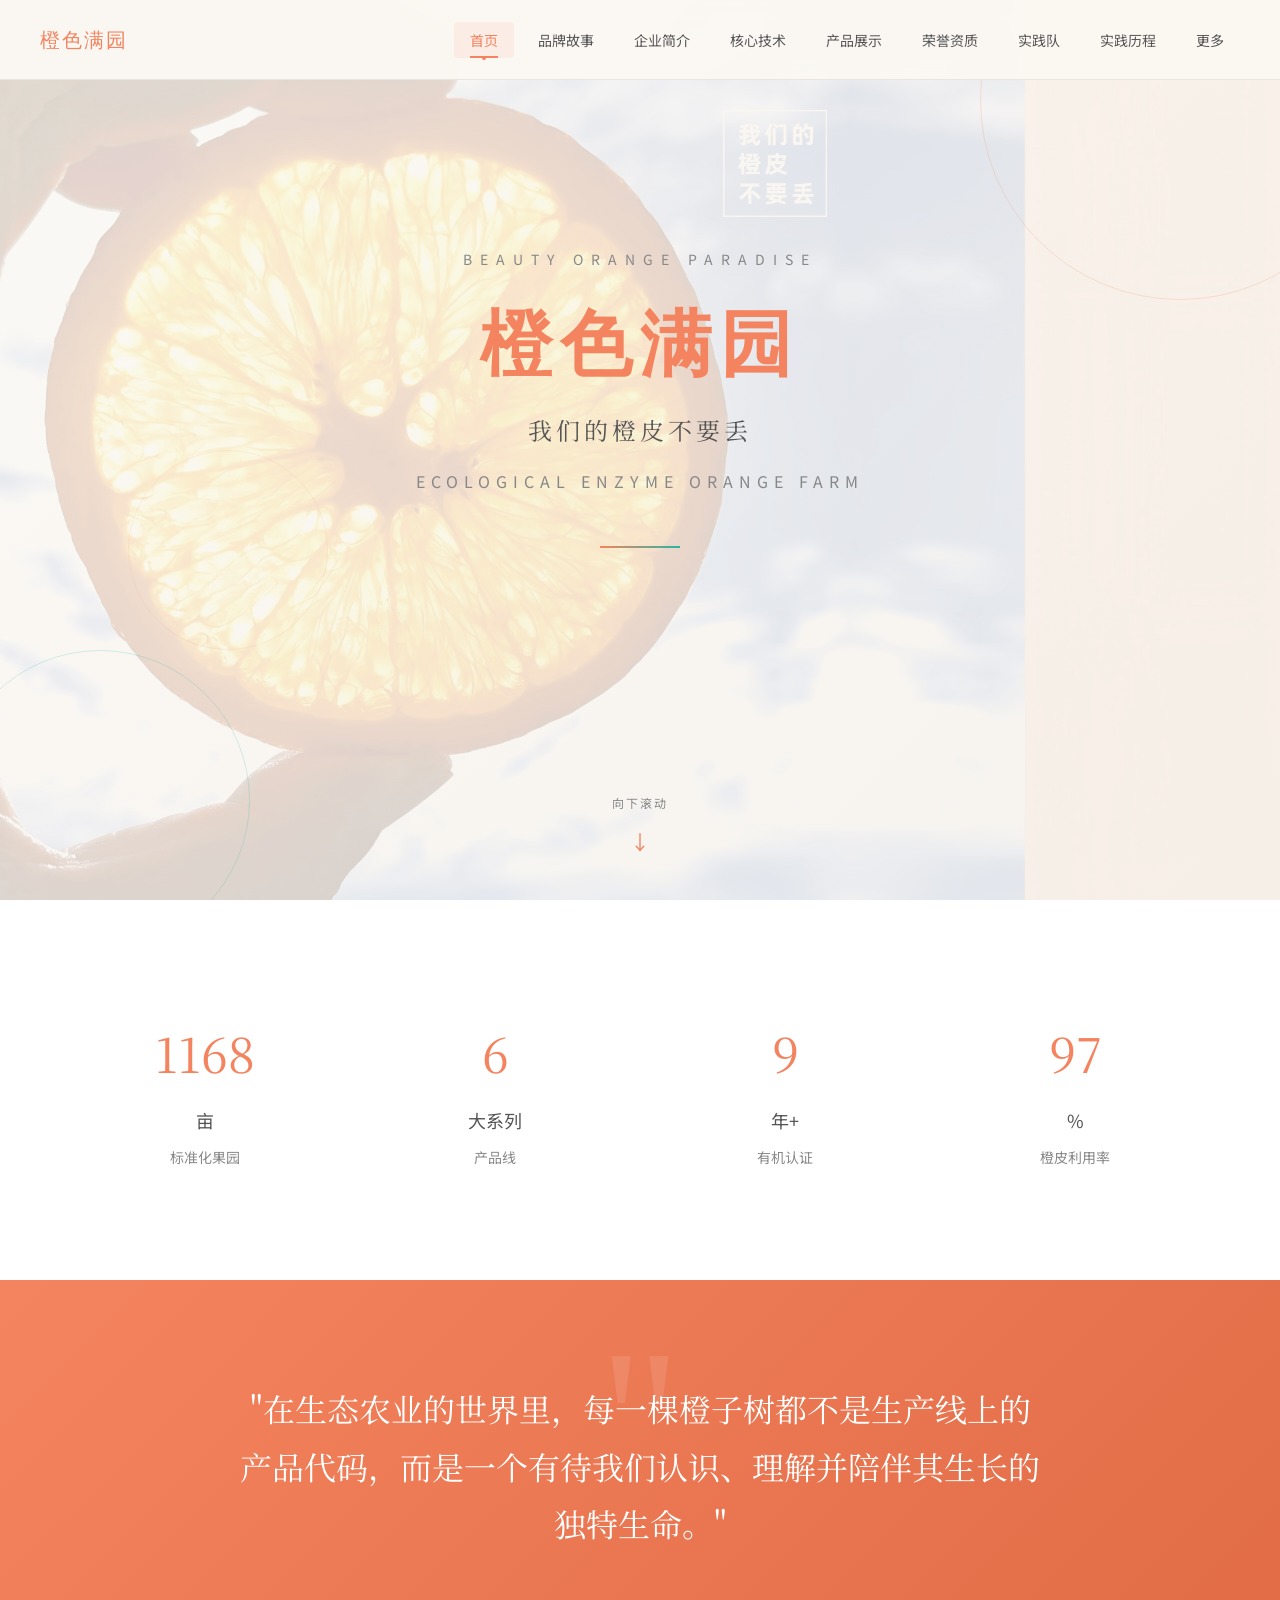
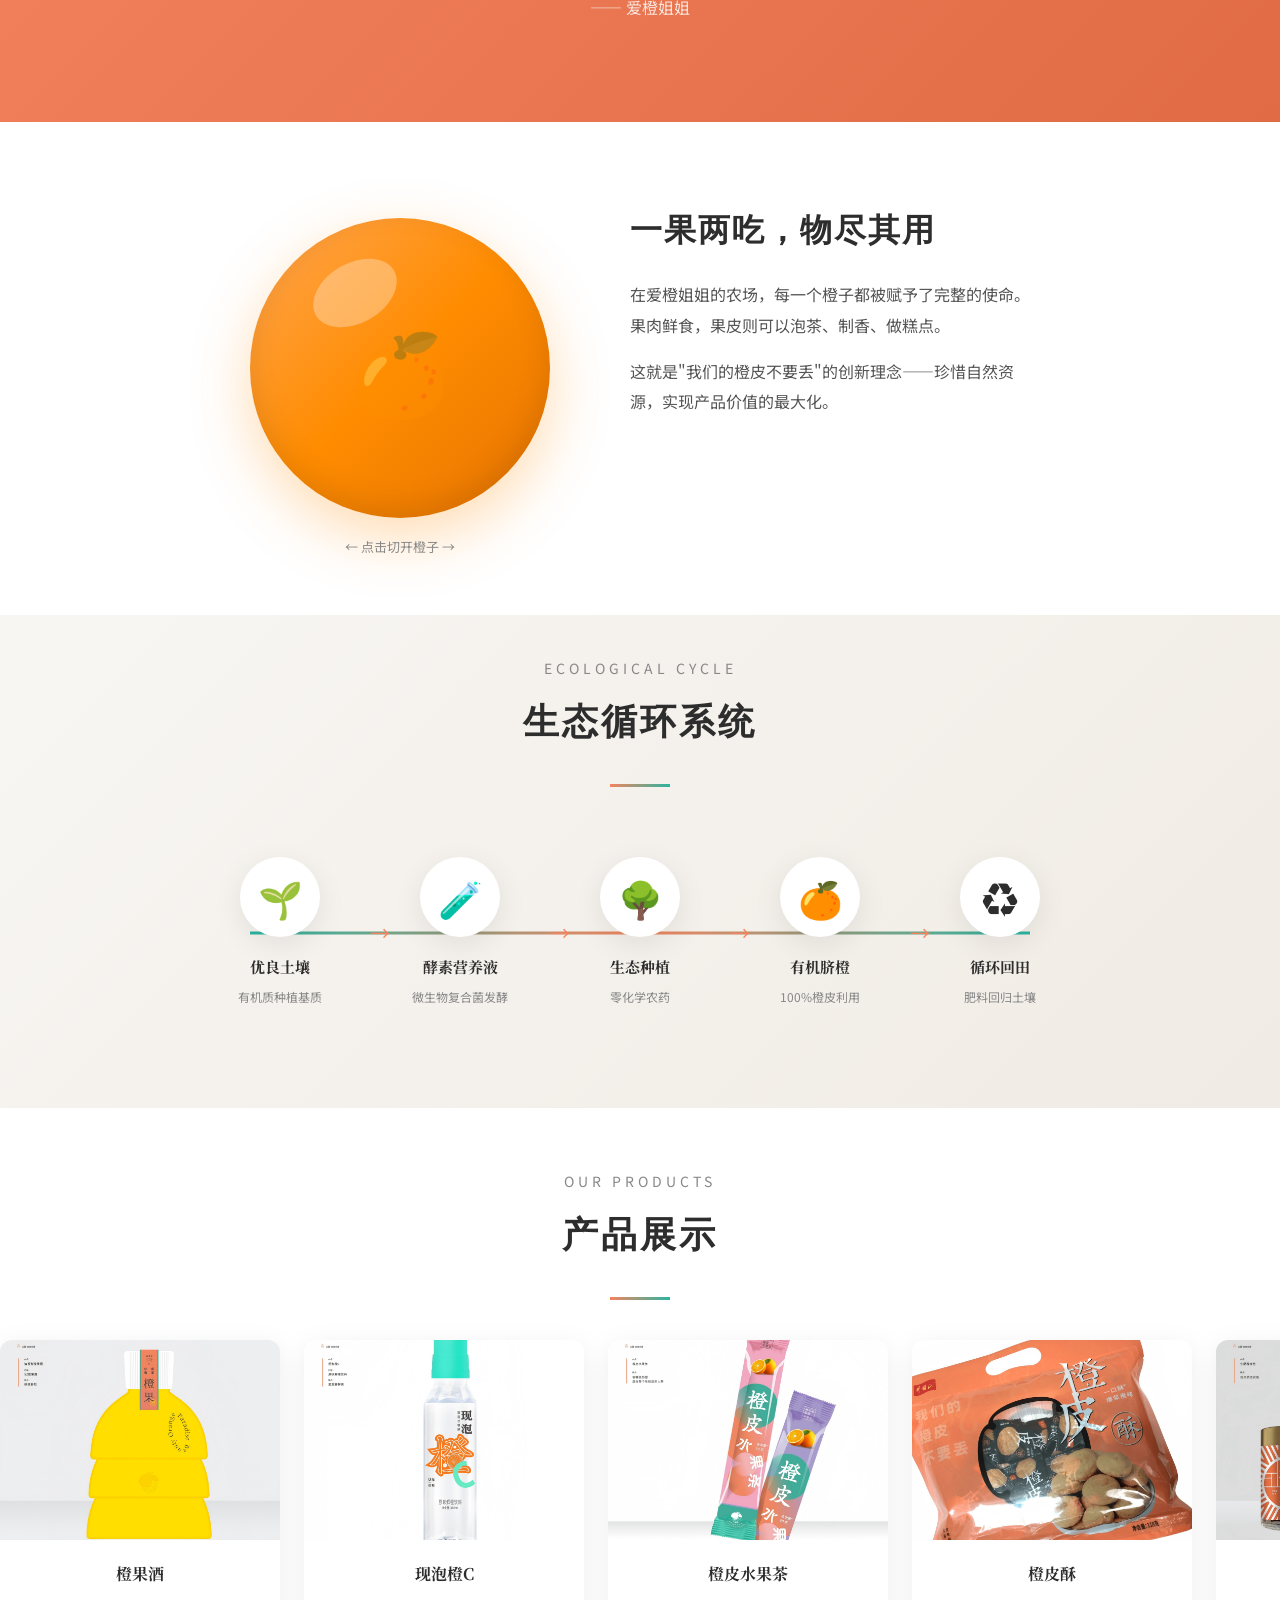
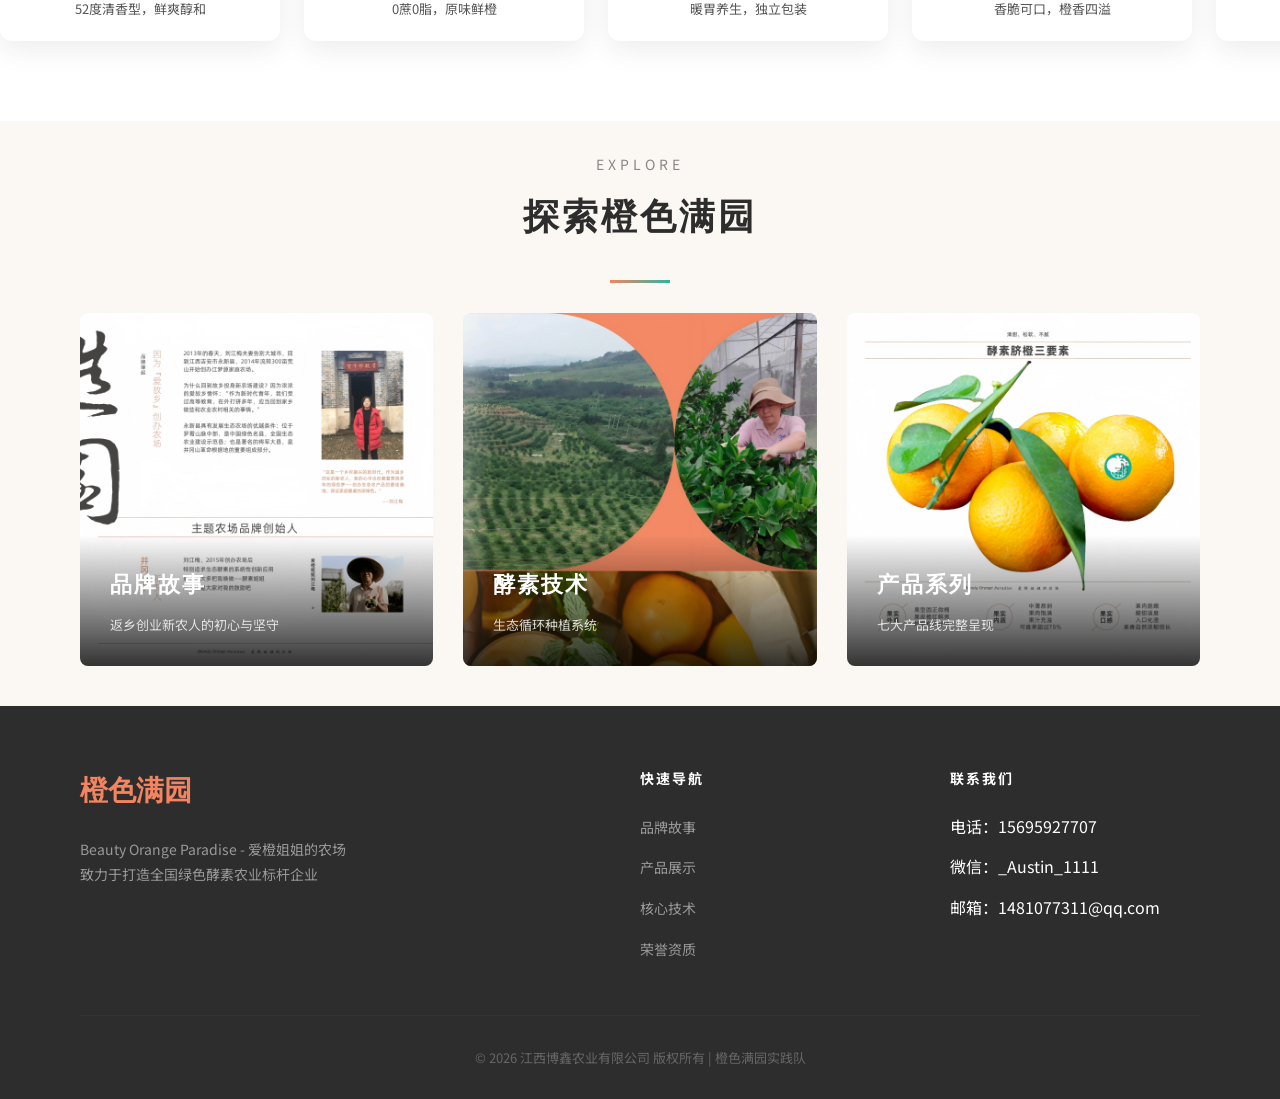
<file: index.html>
<!DOCTYPE html>
<html lang="zh-CN">
<head>
  <meta charset="UTF-8">
  <meta name="viewport" content="width=device-width, initial-scale=1.0">
  <title>橙色满园 - Beauty Orange Paradise</title>
  <link rel="stylesheet" href="css/global.css">
  <link href="https://fonts.googleapis.com/css2?family=Noto+Serif+SC:wght@400;600;700&family=Noto+Sans+SC:wght@300;400;500;700&display=swap" rel="stylesheet">
  <style>
    /* Hero Section */
    .hero {
      min-height: 100vh;
      display: flex;
      align-items: center;
      justify-content: center;
      position: relative;
      overflow: hidden;
      background: linear-gradient(135deg, #FBF8F3 0%, #F5F2ED 100%);
    }

    .hero-bg {
      position: absolute;
      top: 0;
      left: 0;
      right: 0;
      bottom: 0;
      z-index: 0;
    }

    .hero-bg img {
      width: 100%;
      height: 100%;
      object-fit: cover;
      opacity: 0.15;
    }

    /* Decorative ink circles */
    .ink-circle {
      position: absolute;
      border-radius: 50%;
      border: 1px solid var(--orange);
      opacity: 0.2;
    }

    .ink-circle-1 {
      width: 400px;
      height: 400px;
      top: -100px;
      right: -100px;
    }

    .ink-circle-2 {
      width: 300px;
      height: 300px;
      bottom: -50px;
      left: -50px;
      border-color: var(--green);
    }

    .ink-circle-3 {
      width: 200px;
      height: 200px;
      top: 50%;
      left: 10%;
      border-color: var(--orange);
      opacity: 0.1;
    }

    .hero-content {
      position: relative;
      z-index: 1;
      text-align: center;
      padding: 0 40px;
    }

    .hero-brand {
      font-size: 14px;
      color: var(--text-light);
      letter-spacing: 8px;
      text-transform: uppercase;
      margin-bottom: 30px;
    }

    .hero-title {
      font-family: var(--font-display);
      font-size: 72px;
      color: var(--text-dark);
      margin-bottom: 20px;
      letter-spacing: 8px;
      line-height: 1.2;
    }

    .hero-title span {
      color: var(--orange);
    }

    .hero-slogan {
      font-family: var(--font-heading);
      font-size: 24px;
      color: var(--text-medium);
      margin-bottom: 16px;
      letter-spacing: 4px;
    }

    .hero-en {
      font-size: 16px;
      color: var(--text-light);
      letter-spacing: 6px;
      margin-bottom: 50px;
    }

    .hero-deco {
      width: 80px;
      height: 2px;
      background: linear-gradient(90deg, var(--orange), var(--green));
      margin: 0 auto 50px;
    }

    .hero-cta {
      display: flex;
      gap: 20px;
      justify-content: center;
    }

    .hero-scroll {
      position: absolute;
      bottom: 40px;
      left: 50%;
      transform: translateX(-50%);
      text-align: center;
      animation: bounce 2s infinite;
    }

    .hero-scroll span {
      display: block;
      font-size: 12px;
      color: var(--text-light);
      letter-spacing: 2px;
      margin-bottom: 10px;
    }

    .hero-scroll::after {
      content: '↓';
      display: block;
      font-size: 20px;
      color: var(--orange);
    }

    @keyframes bounce {
      0%, 20%, 50%, 80%, 100% { transform: translateX(-50%) translateY(0); }
      40% { transform: translateX(-50%) translateY(-10px); }
      60% { transform: translateX(-50%) translateY(-5px); }
    }

    /* Stats Section */
    .stats-section {
      padding: 80px 0;
      background: var(--bg-white);
    }

    .stats-grid {
      display: grid;
      grid-template-columns: repeat(4, 1fr);
      gap: 40px;
      text-align: center;
    }

    .stat-item {
      padding: 30px;
    }

    .stat-number {
      font-family: var(--font-heading);
      font-size: 48px;
      color: var(--orange);
      margin-bottom: 8px;
    }

    .stat-unit {
      font-size: 18px;
      color: var(--text-medium);
    }

    .stat-label {
      font-size: 14px;
      color: var(--text-light);
      margin-top: 8px;
    }

    /* Quick Links Section */
    .quick-links {
      padding: 30px 0 40px;
    }

    .quick-links-grid {
      display: grid;
      grid-template-columns: repeat(3, 1fr);
      gap: 30px;
      align-items: center;
    }

    .quick-link-card {
      position: relative;
      height: 280px;
      border-radius: 8px;
      overflow: hidden;
      cursor: pointer;
      transition: all 0.4s ease;
    }

    .quick-link-square {
      aspect-ratio: 1 / 1;
      height: auto;
    }

    .quick-link-square img {
      height: 100%;
    }

    .quick-link-card:hover {
      transform: translateY(-8px);
      box-shadow: 0 20px 40px rgba(0, 0, 0, 0.15);
    }

    .quick-link-card img {
      width: 100%;
      height: 100%;
      object-fit: cover;
      transition: transform 0.6s ease;
    }

    .quick-link-card:hover img {
      transform: scale(1.1);
    }

    .quick-link-overlay {
      position: absolute;
      bottom: 0;
      left: 0;
      right: 0;
      padding: 30px;
      background: linear-gradient(transparent, rgba(0, 0, 0, 0.8));
      color: white;
    }

    .quick-link-overlay h3 {
      font-family: var(--font-display);
      font-size: 22px;
      margin-bottom: 8px;
      letter-spacing: 2px;
    }

    .quick-link-overlay p {
      font-size: 13px;
      opacity: 0.8;
    }

    /* Quote Section */
    .quote-section {
      padding: 100px 0;
      background: linear-gradient(135deg, var(--orange) 0%, var(--orange-dark) 100%);
      color: white;
      text-align: center;
      position: relative;
      overflow: hidden;
    }

    .quote-section::before {
      content: '"';
      position: absolute;
      top: -40px;
      left: 50%;
      transform: translateX(-50%);
      font-size: 200px;
      font-family: Georgia, serif;
      opacity: 0.1;
    }

    .quote-text {
      font-family: var(--font-heading);
      font-size: 32px;
      max-width: 800px;
      margin: 0 auto 40px;
      line-height: 1.8;
      position: relative;
      z-index: 1;
    }

    .quote-author {
      font-size: 16px;
      opacity: 0.8;
      position: relative;
      z-index: 1;
      margin-top: 20px;
    }

    /* Orange Dissection Section */
    .orange-dissection {
      padding: 80px 0;
      background: white;
      overflow: hidden;
    }

    .dissection-container {
      display: flex;
      align-items: center;
      justify-content: center;
      gap: 80px;
      max-width: 1000px;
      margin: 0 auto;
    }

    .orange-wrapper {
      position: relative;
      width: 300px;
      height: 300px;
      flex-shrink: 0;
    }

    .orange-full {
      width: 100%;
      height: 100%;
      border-radius: 50%;
      background: linear-gradient(135deg, #FFA54F 0%, #FF8C00 50%, #E67300 100%);
      box-shadow: 0 20px 60px rgba(255, 140, 0, 0.3), inset 0 -10px 30px rgba(0, 0, 0, 0.1);
      cursor: pointer;
      transition: all 0.6s cubic-bezier(0.68, -0.55, 0.265, 1.55);
      position: relative;
      overflow: hidden;
    }

    .orange-full::before {
      content: '';
      position: absolute;
      top: 15%;
      left: 20%;
      width: 30%;
      height: 20%;
      background: rgba(255, 255, 255, 0.3);
      border-radius: 50%;
      transform: rotate(-30deg);
    }

    .orange-full::after {
      content: '🍊';
      position: absolute;
      top: 50%;
      left: 50%;
      transform: translate(-50%, -50%);
      font-size: 80px;
      opacity: 0.4;
    }

    .orange-wrapper.sliced .orange-full {
      transform: scale(0.9);
      opacity: 0;
    }

    .orange-halves {
      position: absolute;
      top: 0;
      left: 0;
      width: 100%;
      height: 100%;
      opacity: 0;
      pointer-events: none;
    }

    .orange-wrapper.sliced .orange-halves {
      opacity: 1;
      pointer-events: auto;
    }

    .orange-half {
      position: absolute;
      width: 50%;
      height: 100%;
      overflow: hidden;
      transition: transform 0.8s cubic-bezier(0.68, -0.55, 0.265, 1.55);
    }

    .orange-half-left {
      left: 0;
      transform-origin: right center;
    }

    .orange-half-right {
      right: 0;
      transform-origin: left center;
    }

    .orange-wrapper.sliced .orange-half-left {
      transform: translateX(-30px) rotate(-15deg);
    }

    .orange-wrapper.sliced .orange-half-right {
      transform: translateX(30px) rotate(15deg);
    }

    .orange-half-inner {
      width: 200%;
      height: 100%;
      border-radius: 50%;
      background: linear-gradient(135deg, #FFA54F 0%, #FF8C00 50%, #E67300 100%);
      position: relative;
    }

    .orange-half-left .orange-half-inner {
      transform: translateX(0);
    }

    .orange-half-right .orange-half-inner {
      transform: translateX(-50%);
    }

    .orange-flesh {
      position: absolute;
      top: 10%;
      width: 80%;
      height: 80%;
      border-radius: 50%;
      background: linear-gradient(135deg, #FFD700 0%, #FFA500 100%);
      overflow: hidden;
    }

    .orange-half-left .orange-flesh {
      right: 5%;
    }

    .orange-half-right .orange-flesh {
      left: 5%;
    }

    .orange-segment {
      position: absolute;
      top: 50%;
      left: 50%;
      width: 45%;
      height: 8px;
      background: rgba(255, 255, 255, 0.6);
      transform-origin: left center;
      border-radius: 0 4px 4px 0;
    }

    .orange-segment:nth-child(1) { transform: rotate(0deg); }
    .orange-segment:nth-child(2) { transform: rotate(30deg); }
    .orange-segment:nth-child(3) { transform: rotate(60deg); }
    .orange-segment:nth-child(4) { transform: rotate(90deg); }
    .orange-segment:nth-child(5) { transform: rotate(120deg); }
    .orange-segment:nth-child(6) { transform: rotate(150deg); }

    .click-hint {
      position: absolute;
      bottom: -40px;
      left: 50%;
      transform: translateX(-50%);
      font-size: 13px;
      color: var(--text-light);
      white-space: nowrap;
      transition: opacity 0.3s ease;
    }

    .orange-wrapper.sliced .click-hint {
      opacity: 0;
    }

    .dissection-content {
      max-width: 400px;
    }

    .dissection-content h2 {
      font-family: var(--font-display);
      font-size: 32px;
      color: var(--text-dark);
      margin-bottom: 20px;
      letter-spacing: 2px;
    }

    .dissection-content p {
      font-size: 16px;
      color: var(--text-medium);
      line-height: 1.9;
      margin-bottom: 16px;
    }

    .dissection-tags {
      display: flex;
      gap: 12px;
      flex-wrap: wrap;
      margin-top: 24px;
      opacity: 0;
      transform: translateY(20px);
      transition: all 0.6s ease 0.4s;
    }

    .orange-wrapper.sliced ~ .dissection-content .dissection-tags {
      opacity: 1;
      transform: translateY(0);
    }

    .dissection-tag {
      padding: 8px 20px;
      background: var(--bg-light);
      border-radius: 20px;
      font-size: 14px;
      color: var(--text-medium);
    }

    /* Ecological Cycle Section */
    .ecological-cycle {
      padding: 40px 0 60px;
      background: linear-gradient(135deg, #f8f6f3 0%, #f0ebe4 100%);
    }

    .cycle-container {
      max-width: 900px;
      margin: 0 auto;
    }

    .cycle-flow {
      display: flex;
      align-items: center;
      justify-content: space-between;
      position: relative;
      padding: 40px 0;
    }

    .cycle-flow::before {
      content: '';
      position: absolute;
      top: 50%;
      left: 60px;
      right: 60px;
      height: 3px;
      background: linear-gradient(90deg, var(--green), var(--orange), var(--green));
      transform: translateY(-50%);
      z-index: 0;
    }

    .cycle-step {
      position: relative;
      z-index: 1;
      text-align: center;
      flex: 1;
    }

    .cycle-icon {
      width: 80px;
      height: 80px;
      margin: 0 auto 16px;
      background: white;
      border-radius: 50%;
      display: flex;
      align-items: center;
      justify-content: center;
      font-size: 36px;
      box-shadow: 0 8px 30px rgba(0, 0, 0, 0.08);
      transition: all 0.4s ease;
      border: 3px solid transparent;
    }

    .cycle-step:hover .cycle-icon {
      transform: scale(1.15);
      border-color: var(--orange);
      box-shadow: 0 12px 40px rgba(244, 132, 95, 0.2);
    }

    .cycle-step h4 {
      font-family: var(--font-heading);
      font-size: 15px;
      color: var(--text-dark);
      margin-bottom: 6px;
    }

    .cycle-step p {
      font-size: 12px;
      color: var(--text-light);
    }

    .cycle-arrow {
      position: absolute;
      top: 50%;
      right: -20px;
      transform: translateY(-50%);
      font-size: 20px;
      color: var(--orange);
      z-index: 2;
    }

    .cycle-step:last-child .cycle-arrow {
      display: none;
    }

    /* Product Carousel Section */
    .product-carousel-section {
      padding: 60px 0 80px;
      background: white;
      overflow: hidden;
    }

    .carousel-wrapper {
      position: relative;
      margin-top: 40px;
    }

    .carousel-track {
      display: flex;
      gap: 24px;
      animation: scrollCarousel 15s linear infinite;
    }

    .carousel-track:hover {
      animation-play-state: paused;
    }

    @keyframes scrollCarousel {
      0% { transform: translateX(0); }
      100% { transform: translateX(-50%); }
    }

    .carousel-item {
      flex-shrink: 0;
      width: 280px;
      border-radius: 12px;
      overflow: hidden;
      box-shadow: 0 8px 30px rgba(0, 0, 0, 0.08);
      transition: all 0.4s ease;
      background: white;
    }

    .carousel-item:hover {
      transform: translateY(-8px);
      box-shadow: 0 16px 50px rgba(0, 0, 0, 0.15);
    }

    .carousel-item img {
      width: 100%;
      height: 200px;
      object-fit: cover;
    }

    .carousel-item-info {
      padding: 20px;
      text-align: center;
    }

    .carousel-item-info h4 {
      font-family: var(--font-heading);
      font-size: 16px;
      color: var(--text-dark);
      margin-bottom: 8px;
    }

    .carousel-item-info p {
      font-size: 13px;
      color: var(--text-medium);
    }
  </style>
</head>
<body>
  <!-- Navigation -->
  <nav class="nav">
    <div class="nav-inner">
      <a href="index.html" class="nav-logo">
        <span class="nav-logo-text">橙色满园</span>
      </a>
      <button class="nav-menu-btn" aria-label="菜单"><span></span><span></span><span></span></button>
      <ul class="nav-links">
        <li><a href="index.html" class="active">首页</a></li>
        <li><a href="brand-story.html">品牌故事</a></li>
        <li><a href="company.html">企业简介</a></li>
        <li><a href="technology.html">核心技术</a></li>
        <li><a href="products.html">产品展示</a></li>
        <li><a href="honors.html">荣誉资质</a></li>
        <li><a href="team.html">实践队</a></li>
        <li><a href="timeline.html">实践历程</a></li>
        <li><a href="more.html">更多</a></li>
      </ul>
    </div>
  </nav>

  <!-- Hero Section -->
  <section class="hero">
    <div class="hero-bg">
      <img src="img/farm/page_12_v2.png" alt="品牌背景">
      <div class="ink-circle ink-circle-1"></div>
      <div class="ink-circle ink-circle-2"></div>
      <div class="ink-circle ink-circle-3"></div>
    </div>

    <div class="hero-content animate-fadeInUp">
      <p class="hero-brand">Beauty Orange Paradise</p>
      <h1 class="hero-title">橙色<span>满园</span></h1>
      <p class="hero-slogan">我们的橙皮不要丢</p>
      <p class="hero-en">ECOLOGICAL ENZYME ORANGE FARM</p>
      <div class="hero-deco"></div>
      <div class="hero-cta cta-animated">
        <a href="brand-story.html" class="btn btn-primary">探索品牌故事</a>
        <a href="products.html" class="btn btn-outline">查看产品系列</a>
      </div>
    </div>

    <div class="hero-scroll">
      <span>向下滚动</span>
    </div>
  </section>

  <!-- Stats Section -->
  <section class="stats-section">
    <div class="container">
      <div class="stats-grid">
        <div class="stat-item">
          <div class="stat-number" data-target="1200">0</div>
          <div class="stat-unit">亩</div>
          <div class="stat-label">标准化果园</div>
        </div>
        <div class="stat-item">
          <div class="stat-number" data-target="7">0</div>
          <div class="stat-unit">大系列</div>
          <div class="stat-label">产品线</div>
        </div>
        <div class="stat-item">
          <div class="stat-number" data-target="10">0</div>
          <div class="stat-unit">年+</div>
          <div class="stat-label">有机认证</div>
        </div>
        <div class="stat-item">
          <div class="stat-number" data-target="100">0</div>
          <div class="stat-unit">%</div>
          <div class="stat-label">橙皮利用率</div>
        </div>
      </div>
    </div>
  </section>

  <!-- Quote Section -->
  <section class="quote-section">
    <div class="container">
      <p class="quote-text">
        "在生态农业的世界里，每一棵橙子树都不是生产线上的产品代码，而是一个有待我们认识、理解并陪伴其生长的独特生命。"
      </p>
      <p class="quote-author">—— 爱橙姐姐</p>
    </div>
  </section>

  <!-- Orange Dissection -->
  <section class="orange-dissection">
    <div class="container">
      <div class="dissection-container">
        <div class="orange-wrapper" id="orangeWrapper" onclick="toggleOrange()">
          <div class="orange-full"></div>
          <div class="orange-halves">
            <div class="orange-half orange-half-left">
              <div class="orange-half-inner">
                <div class="orange-flesh">
                  <div class="orange-segment"></div>
                  <div class="orange-segment"></div>
                  <div class="orange-segment"></div>
                  <div class="orange-segment"></div>
                  <div class="orange-segment"></div>
                  <div class="orange-segment"></div>
                </div>
              </div>
            </div>
            <div class="orange-half orange-half-right">
              <div class="orange-half-inner">
                <div class="orange-flesh">
                  <div class="orange-segment"></div>
                  <div class="orange-segment"></div>
                  <div class="orange-segment"></div>
                  <div class="orange-segment"></div>
                  <div class="orange-segment"></div>
                  <div class="orange-segment"></div>
                </div>
              </div>
            </div>
          </div>
          <span class="click-hint">← 点击切开橙子 →</span>
        </div>
        <div class="dissection-content">
          <h2>一果两吃，物尽其用</h2>
          <p>在爱橙姐姐的农场，每一个橙子都被赋予了完整的使命。果肉鲜食，果皮则可以泡茶、制香、做糕点。</p>
          <p>这就是"我们的橙皮不要丢"的创新理念——珍惜自然资源，实现产品价值的最大化。</p>
          <div class="dissection-tags">
            <span class="dissection-tag">🍊 果肉鲜食</span>
            <span class="dissection-tag">🍵 橙皮泡茶</span>
            <span class="dissection-tag">🍪 橙皮做糕点</span>
            <span class="dissection-tag">🍶 酿造果酒</span>
          </div>
        </div>
      </div>
    </div>
  </section>

  <!-- Ecological Cycle -->
  <section class="ecological-cycle">
    <div class="container">
      <div class="section-header section-header-animated visible" style="margin-bottom: 20px; margin-top: 0;">
        <p class="en-title" style="margin-bottom: 8px;">ECOLOGICAL CYCLE</p>
        <h2 style="margin-bottom: 8px;">生态循环系统</h2>
        <div class="deco-line"></div>
      </div>
      <div class="cycle-container">
        <div class="cycle-flow">
          <div class="cycle-step">
            <div class="cycle-icon">🌱</div>
            <h4>优良土壤</h4>
            <p>有机质种植基质</p>
            <span class="cycle-arrow">→</span>
          </div>
          <div class="cycle-step">
            <div class="cycle-icon">🧪</div>
            <h4>酵素营养液</h4>
            <p>微生物复合菌发酵</p>
            <span class="cycle-arrow">→</span>
          </div>
          <div class="cycle-step">
            <div class="cycle-icon">🌳</div>
            <h4>生态种植</h4>
            <p>零化学农药</p>
            <span class="cycle-arrow">→</span>
          </div>
          <div class="cycle-step">
            <div class="cycle-icon">🍊</div>
            <h4>有机脐橙</h4>
            <p>100%橙皮利用</p>
            <span class="cycle-arrow">→</span>
          </div>
          <div class="cycle-step">
            <div class="cycle-icon">♻️</div>
            <h4>循环回田</h4>
            <p>肥料回归土壤</p>
          </div>
        </div>
      </div>
    </div>
  </section>

  <!-- Product Carousel -->
  <section class="product-carousel-section">
    <div class="container">
      <div class="section-header section-header-animated visible" style="margin-bottom: 10px; margin-top: 0;">
        <p class="en-title" style="margin-bottom: 8px;">OUR PRODUCTS</p>
        <h2 style="margin-bottom: 8px;">产品展示</h2>
        <div class="deco-line"></div>
      </div>
    </div>
    <div class="carousel-wrapper">
      <div class="carousel-track">
        <div class="carousel-item">
          <img src="img/products/page_13.png" alt="橙果酒">
          <div class="carousel-item-info">
            <h4>橙果酒</h4>
            <p>52度清香型，鲜爽醇和</p>
          </div>
        </div>
        <div class="carousel-item">
          <img src="img/products/page_14.png" alt="现泡橙C">
          <div class="carousel-item-info">
            <h4>现泡橙C</h4>
            <p>0蔗0脂，原味鲜橙</p>
          </div>
        </div>
        <div class="carousel-item">
          <img src="img/products/page_15.png" alt="橙皮水果茶">
          <div class="carousel-item-info">
            <h4>橙皮水果茶</h4>
            <p>暖胃养生，独立包装</p>
          </div>
        </div>
        <div class="carousel-item">
          <img src="img/products/page_18.png" alt="橙皮酥">
          <div class="carousel-item-info">
            <h4>橙皮酥</h4>
            <p>香脆可口，橙香四溢</p>
          </div>
        </div>
        <div class="carousel-item">
          <img src="img/products/page_17.png" alt="工艺橙皮茶">
          <div class="carousel-item-info">
            <h4>工艺橙皮茶</h4>
            <p>传统工艺，天然香气</p>
          </div>
        </div>
        <div class="carousel-item">
          <img src="img/products/page_16.png" alt="百日姜">
          <div class="carousel-item-info">
            <h4>百日姜</h4>
            <p>生晒100天，暖身驱寒</p>
          </div>
        </div>
        <div class="carousel-item">
          <img src="img/products/page_19.png" alt="艾橙植香">
          <div class="carousel-item-info">
            <h4>艾橙植香</h4>
            <p>纯植物天然线香</p>
          </div>
        </div>
        <div class="carousel-item">
          <img src="img/honors/3699ed63566429015966925168d2bca8.jpg" alt="橙咽宁">
          <div class="carousel-item-info">
            <h4>橙咽宁口腔喷雾</h4>
            <p>医用级，10ml便携装</p>
          </div>
        </div>
        <!-- Duplicate for infinite scroll -->
        <div class="carousel-item">
          <img src="img/products/page_13.png" alt="橙果酒">
          <div class="carousel-item-info">
            <h4>橙果酒</h4>
            <p>52度清香型，鲜爽醇和</p>
          </div>
        </div>
        <div class="carousel-item">
          <img src="img/products/page_14.png" alt="现泡橙C">
          <div class="carousel-item-info">
            <h4>现泡橙C</h4>
            <p>0蔗0脂，原味鲜橙</p>
          </div>
        </div>
        <div class="carousel-item">
          <img src="img/products/page_15.png" alt="橙皮水果茶">
          <div class="carousel-item-info">
            <h4>橙皮水果茶</h4>
            <p>暖胃养生，独立包装</p>
          </div>
        </div>
        <div class="carousel-item">
          <img src="img/products/page_18.png" alt="橙皮酥">
          <div class="carousel-item-info">
            <h4>橙皮酥</h4>
            <p>香脆可口，橙香四溢</p>
          </div>
        </div>
        <div class="carousel-item">
          <img src="img/products/page_17.png" alt="工艺橙皮茶">
          <div class="carousel-item-info">
            <h4>工艺橙皮茶</h4>
            <p>传统工艺，天然香气</p>
          </div>
        </div>
        <div class="carousel-item">
          <img src="img/products/page_16.png" alt="百日姜">
          <div class="carousel-item-info">
            <h4>百日姜</h4>
            <p>生晒100天，暖身驱寒</p>
          </div>
        </div>
        <div class="carousel-item">
          <img src="img/products/page_19.png" alt="艾橙植香">
          <div class="carousel-item-info">
            <h4>艾橙植香</h4>
            <p>纯植物天然线香</p>
          </div>
        </div>
        <div class="carousel-item">
          <img src="img/honors/3699ed63566429015966925168d2bca8.jpg" alt="橙咽宁">
          <div class="carousel-item-info">
            <h4>橙咽宁口腔喷雾</h4>
            <p>医用级，10ml便携装</p>
          </div>
        </div>
      </div>
    </div>
  </section>

  <!-- Quick Links -->
  <section class="quick-links">
    <div class="container">
      <div class="section-header section-header-animated visible" style="margin-bottom: 25px; margin-top: 0;">
        <p class="en-title" style="margin-bottom: 8px;">EXPLORE</p>
        <h2 style="margin-bottom: 8px;">探索橙色满园</h2>
        <div class="deco-line"></div>
      </div>

      <div class="quick-links-grid">
        <a href="brand-story.html" class="quick-link-card quick-link-square">
          <img src="img/farm/page_05_new.png" alt="品牌故事">
          <div class="quick-link-overlay">
            <h3>品牌故事</h3>
            <p>返乡创业新农人的初心与坚守</p>
          </div>
        </a>
        <a href="technology.html" class="quick-link-card quick-link-square">
          <img src="img/farm/page_10_v2.png" alt="核心技术">
          <div class="quick-link-overlay">
            <h3>酵素技术</h3>
            <p>生态循环种植系统</p>
          </div>
        </a>
        <a href="products.html" class="quick-link-card quick-link-square">
          <img src="img/farm/page_11_v2.png" alt="产品展示">
          <div class="quick-link-overlay">
            <h3>产品系列</h3>
            <p>七大产品线完整呈现</p>
          </div>
        </a>
      </div>
    </div>
  </section>

  <!-- Footer -->
  <footer class="footer">
    <div class="container">
      <div class="footer-content">
        <div class="footer-brand">
          <h3>橙色满园</h3>
          <p>Beauty Orange Paradise - 爱橙姐姐的农场<br>
          致力于打造全国绿色酵素农业标杆企业</p>
        </div>
        <div class="footer-links">
          <h4>快速导航</h4>
          <ul>
            <li><a href="brand-story.html">品牌故事</a></li>
            <li><a href="products.html">产品展示</a></li>
            <li><a href="technology.html">核心技术</a></li>
            <li><a href="honors.html">荣誉资质</a></li>
          </ul>
        </div>
        <div class="footer-links">
          <h4>联系我们</h4>
          <ul>
            <li>电话：15695927707</li>
            <li>微信：_Austin_1111</li>
            <li>邮箱：1481077311@qq.com</li>
          </ul>
        </div>
      </div>
      <div class="footer-bottom">
        <p>© 2026 江西博鑫农业有限公司 版权所有 | 橙色满园实践队</p>
      </div>
    </div>
  </footer>

  <script>
    function toggleOrange() {
      const wrapper = document.getElementById('orangeWrapper');
      wrapper.classList.toggle('sliced');
    }
  </script>
  <script src="js/main.js"></script>
</body>
</html>
</file>
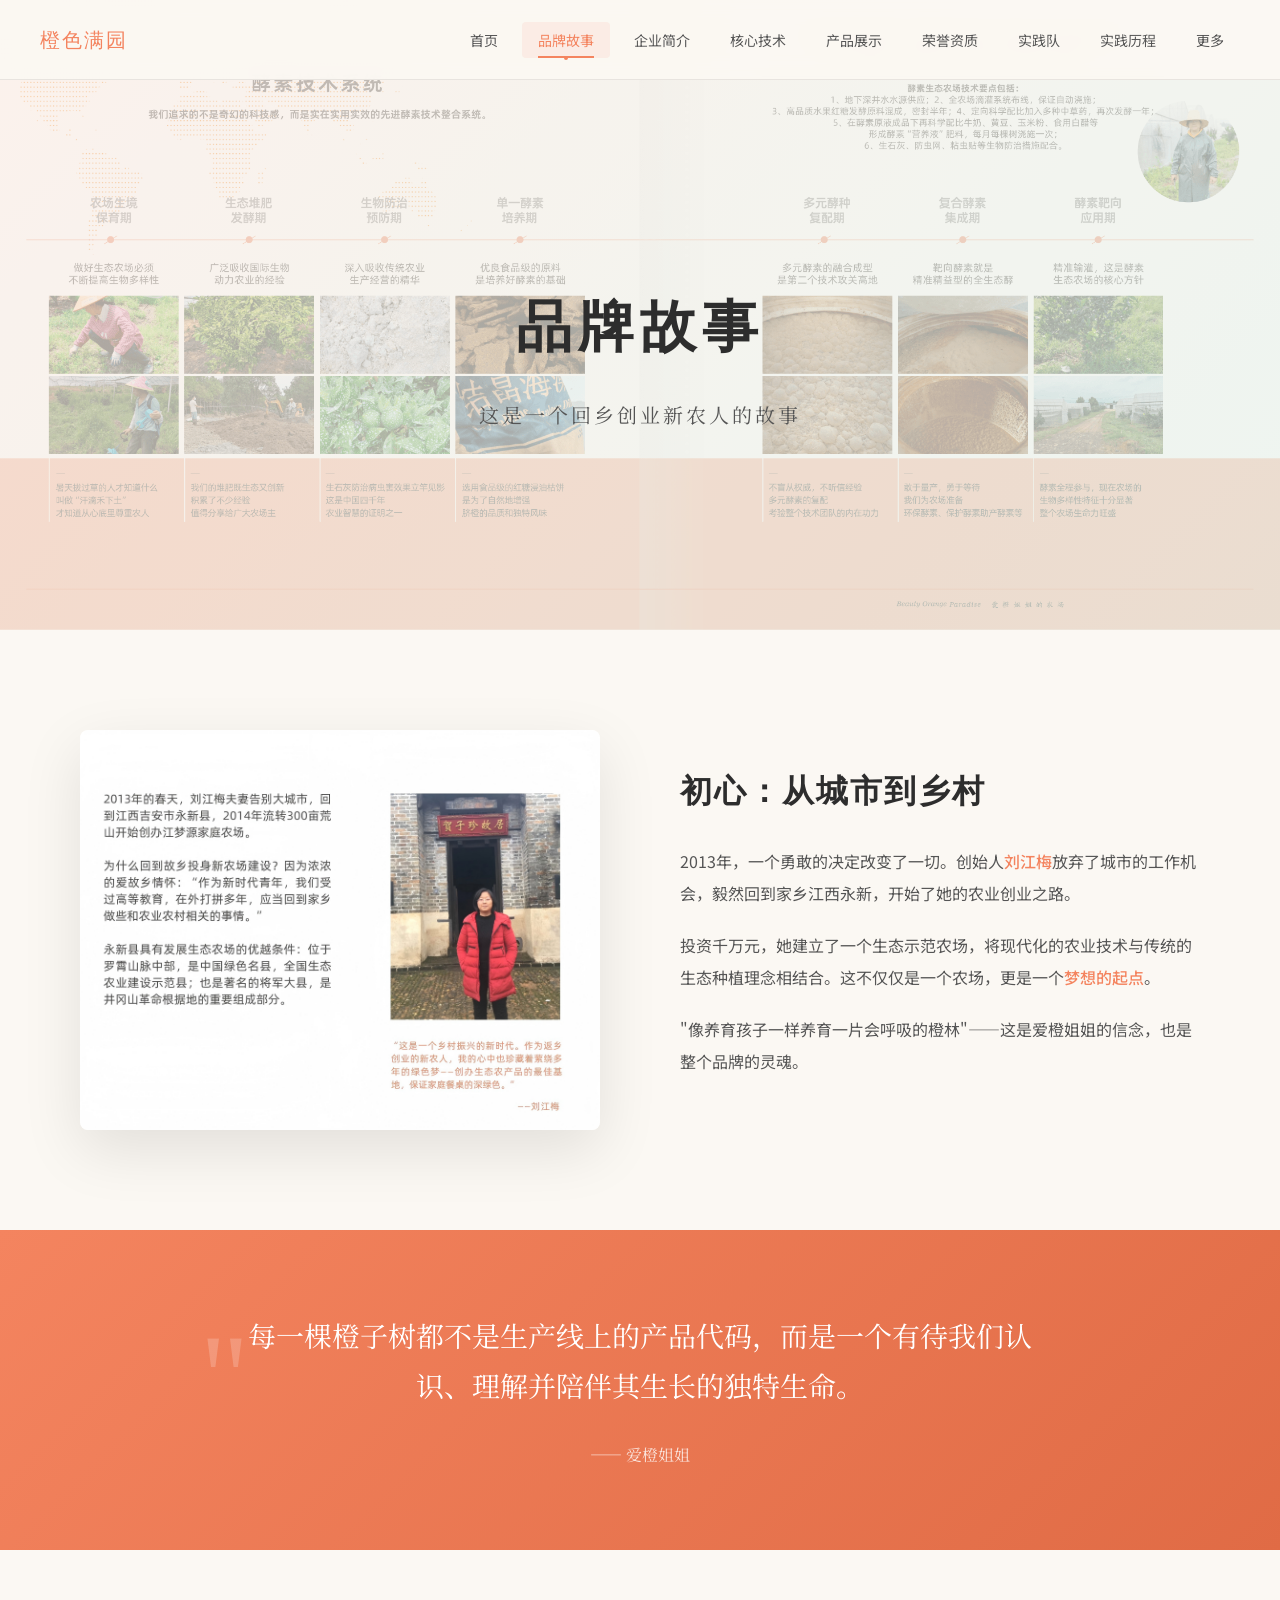
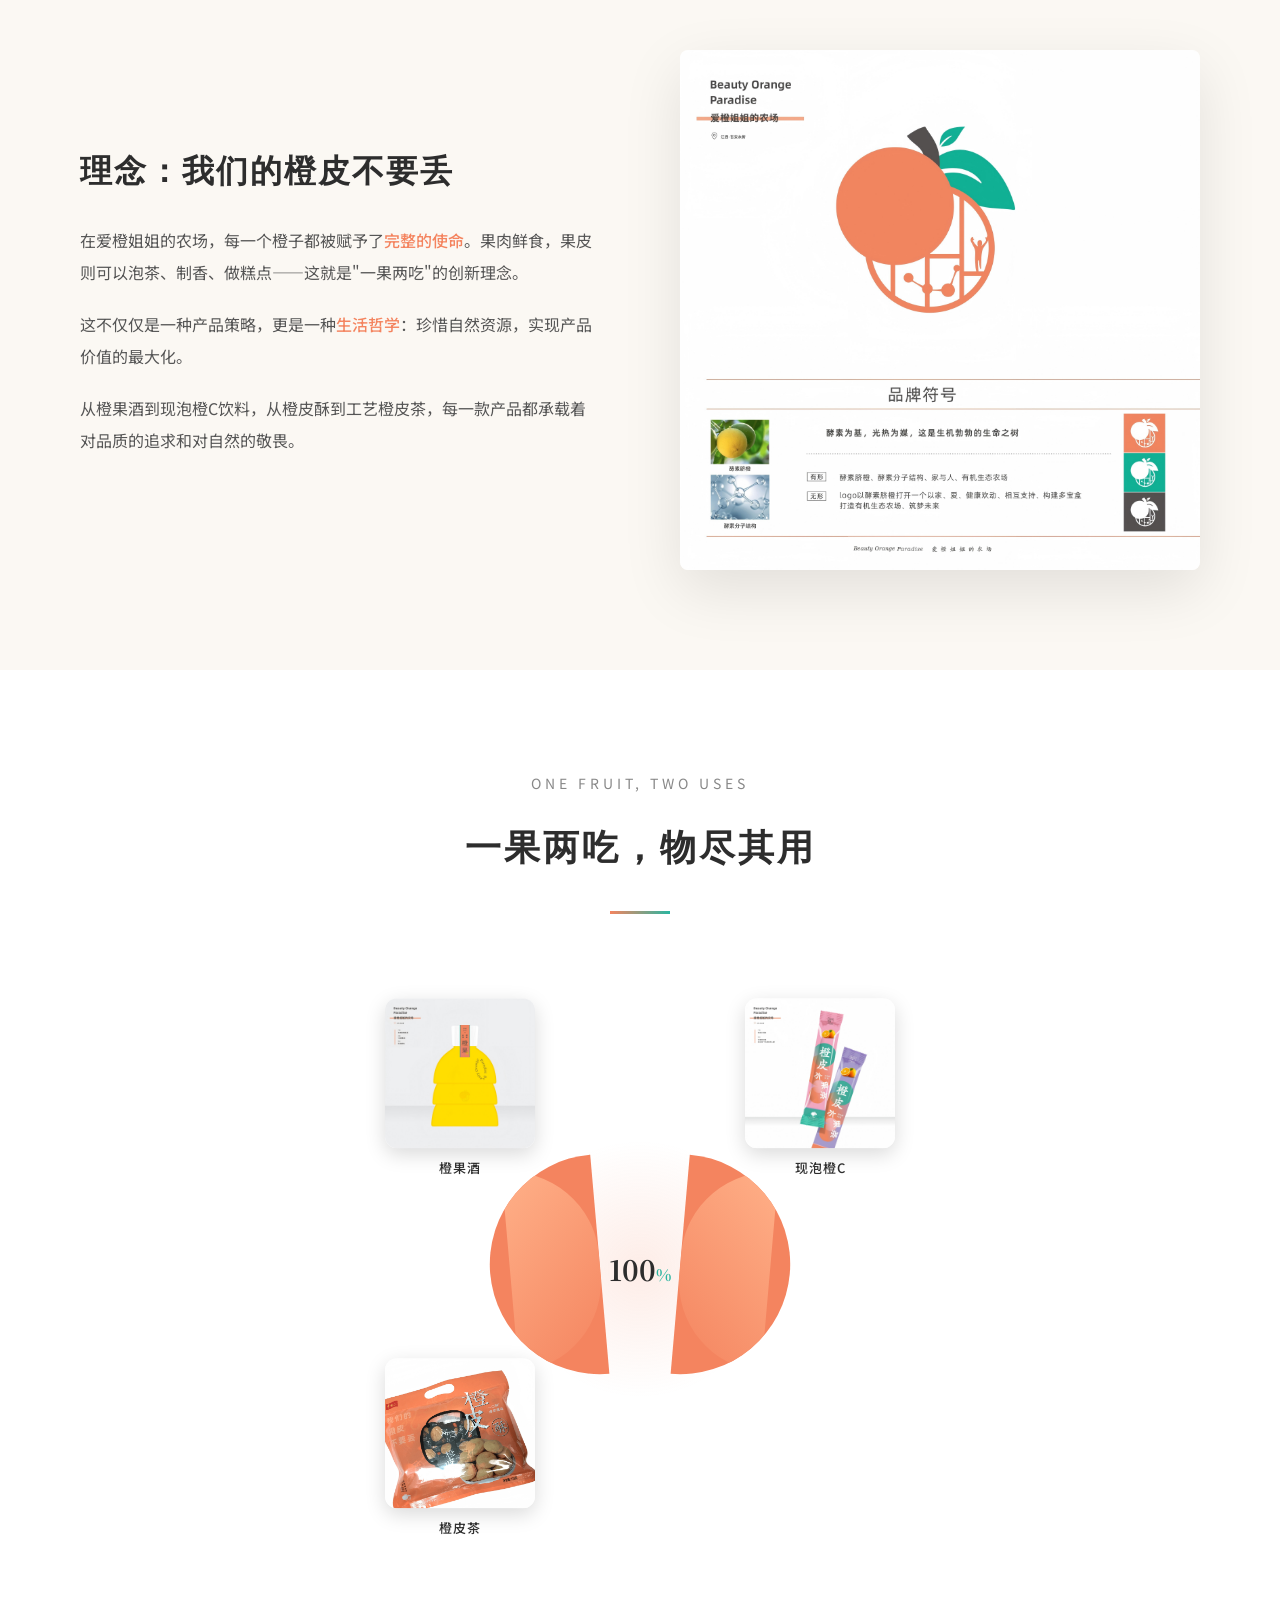
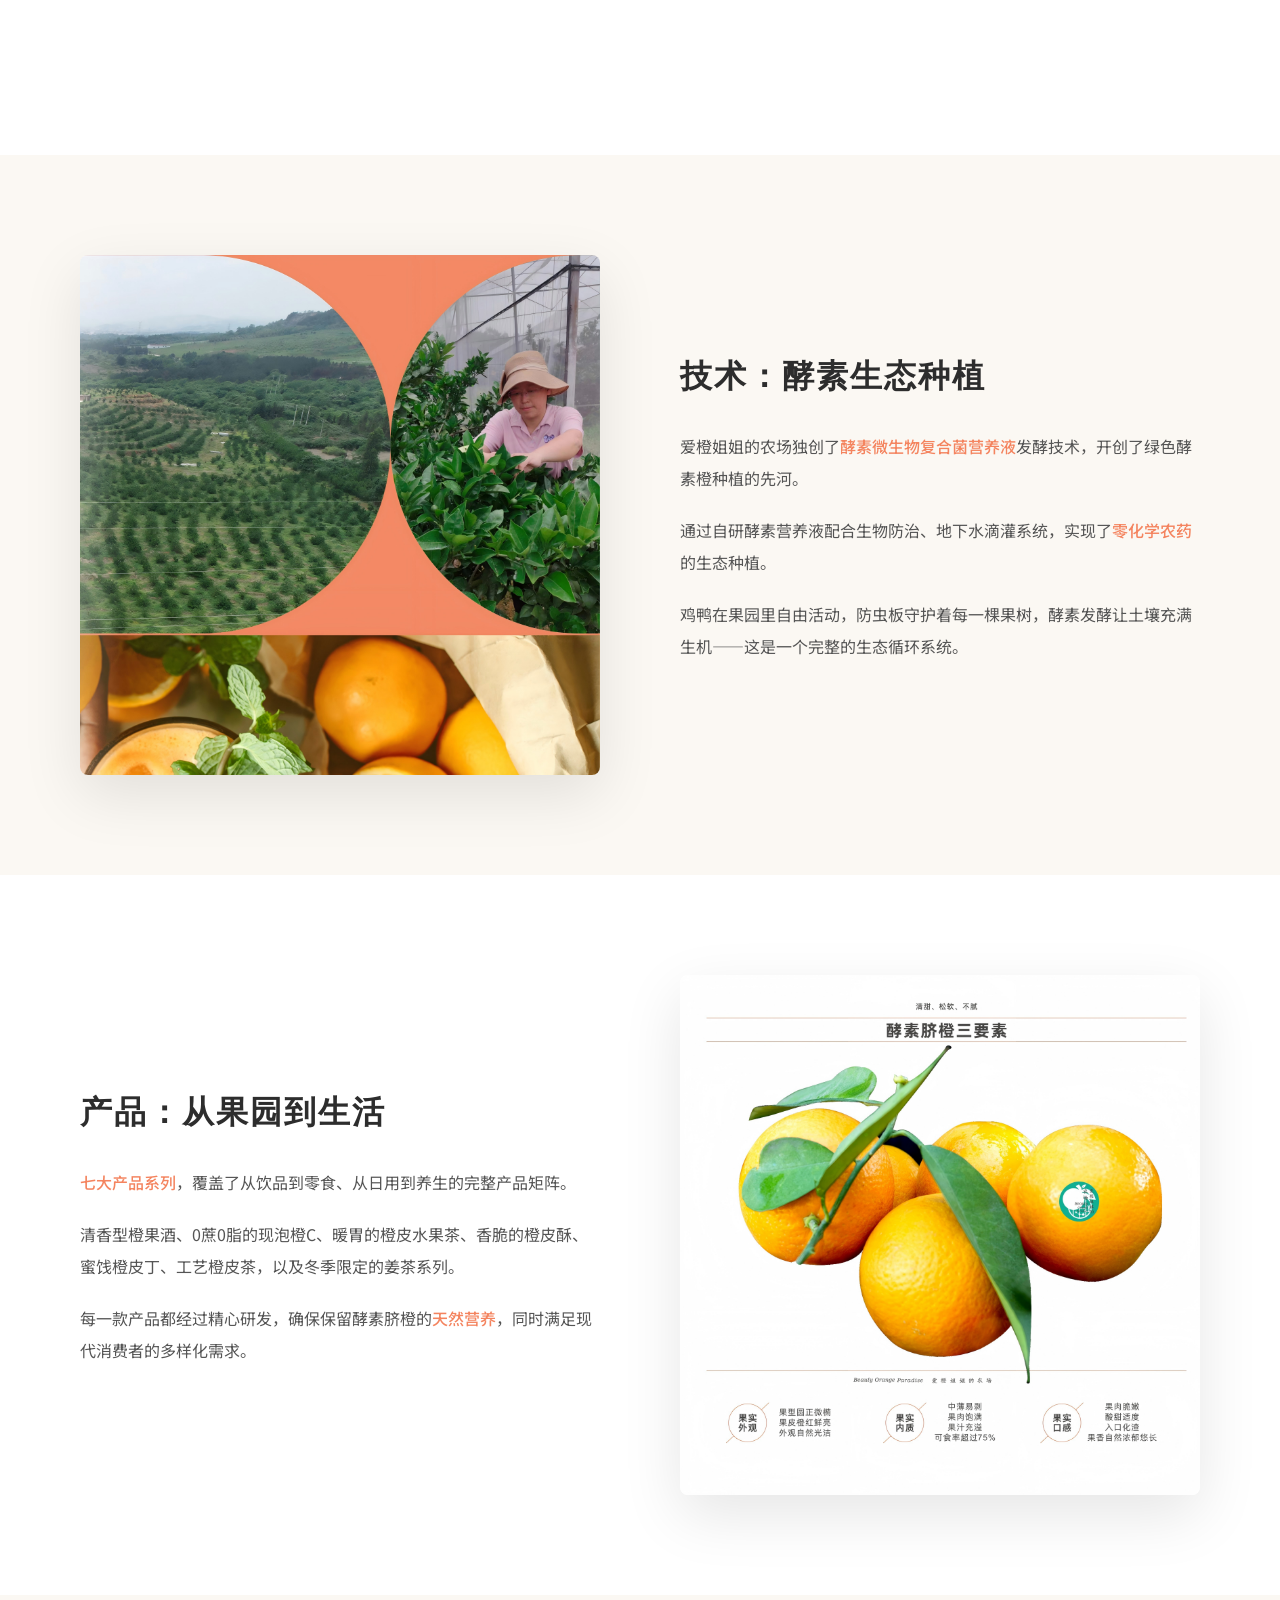
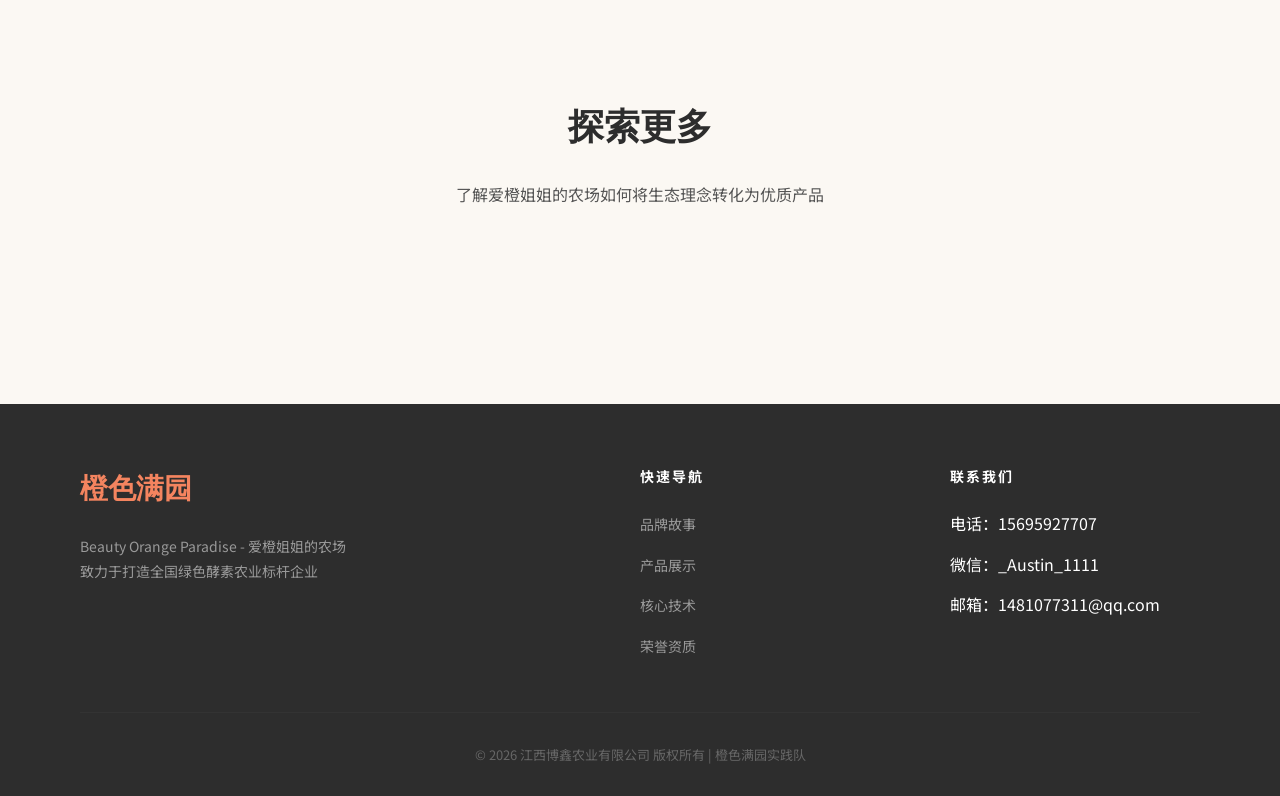
<file: brand-story.html>
<!DOCTYPE html>
<html lang="zh-CN">
<head>
  <meta charset="UTF-8">
  <meta name="viewport" content="width=device-width, initial-scale=1.0">
  <title>品牌故事 - 橙色满园</title>
  <link rel="stylesheet" href="css/global.css">
  <link href="https://fonts.googleapis.com/css2?family=Noto+Serif+SC:wght@400;600;700&family=Noto+Sans+SC:wght@300;400;500;700&display=swap" rel="stylesheet">
  <style>
    .story-hero {
      min-height: 70vh;
      background: linear-gradient(135deg, rgba(244, 132, 95, 0.1) 0%, rgba(42, 181, 160, 0.1) 100%);
      display: flex;
      align-items: center;
      position: relative;
      overflow: hidden;
    }

    .story-hero-bg {
      position: absolute;
      top: 0;
      left: 0;
      right: 0;
      bottom: 0;
    }

    .story-hero-bg img {
      width: 100%;
      height: 100%;
      object-fit: cover;
      opacity: 0.3;
    }

    .story-hero-content {
      position: relative;
      z-index: 1;
      max-width: 800px;
      margin: 0 auto;
      padding: 160px 40px 80px;
      text-align: center;
    }

    .story-hero h1 {
      font-family: var(--font-display);
      font-size: 56px;
      color: var(--text-dark);
      margin-bottom: 20px;
      letter-spacing: 6px;
    }

    .story-hero .tagline {
      font-family: var(--font-heading);
      font-size: 20px;
      color: var(--text-medium);
      letter-spacing: 3px;
    }

    /* Story Sections */
    .story-section {
      padding: 100px 0;
    }

    .story-section:nth-child(even) {
      background: var(--bg-white);
    }

    .story-grid {
      display: grid;
      grid-template-columns: 1fr 1fr;
      gap: 80px;
      align-items: center;
    }

    .story-grid.reverse {
      direction: rtl;
    }

    .story-grid.reverse > * {
      direction: ltr;
    }

    .story-image {
      border-radius: 8px;
      overflow: hidden;
      box-shadow: 0 20px 60px rgba(0, 0, 0, 0.1);
    }

    .story-image img {
      width: 100%;
      height: 400px;
      object-fit: cover;
    }

    .story-image-square {
      aspect-ratio: 1 / 1;
    }

    .story-image-square img {
      height: 100%;
    }

    .story-content h2 {
      font-family: var(--font-display);
      font-size: 32px;
      color: var(--text-dark);
      margin-bottom: 24px;
      letter-spacing: 2px;
    }

    .story-content p {
      font-size: 16px;
      color: var(--text-medium);
      line-height: 2;
      margin-bottom: 20px;
    }

    .story-content .highlight {
      color: var(--orange);
      font-weight: 500;
    }

    /* Story section entrance animations */
    .story-grid .story-image,
    .story-grid .story-content {
      opacity: 0;
      transition: all 0.8s cubic-bezier(0.4, 0, 0.2, 1);
    }

    .story-grid .story-image {
      transform: translateX(-40px) scale(1.05);
    }

    .story-grid .story-content {
      transform: translateX(40px);
      transition-delay: 0.15s;
    }

    .story-grid.revealed .story-image {
      opacity: 1;
      transform: translateX(0) scale(1);
    }

    .story-grid.revealed .story-content {
      opacity: 1;
      transform: translateX(0);
    }

    .story-grid.reverse .story-image {
      transform: translateX(40px) scale(1.05);
    }

    .story-grid.reverse .story-content {
      transform: translateX(-40px);
    }

    .story-grid.reverse.revealed .story-image {
      transform: translateX(0) scale(1);
    }

    .story-grid.reverse.revealed .story-content {
      transform: translateX(0);
    }

    /* Quote Block */
    .story-quote {
      padding: 80px 0;
      background: linear-gradient(135deg, var(--orange) 0%, var(--orange-dark) 100%);
      color: white;
      text-align: center;
    }

    .story-quote blockquote {
      font-family: var(--font-heading);
      font-size: 28px;
      max-width: 800px;
      margin: 0 auto;
      line-height: 1.8;
      position: relative;
    }

    .story-quote blockquote::before {
      content: '"';
      font-size: 120px;
      position: absolute;
      top: -40px;
      left: -40px;
      opacity: 0.2;
      font-family: Georgia, serif;
    }

    .story-quote cite {
      display: block;
      margin-top: 30px;
      font-size: 16px;
      font-style: normal;
      opacity: 0.8;
    }

    /* Timeline */
    .story-timeline {
      padding: 100px 0;
      background: var(--bg-light);
    }

    .timeline {
      position: relative;
      max-width: 800px;
      margin: 0 auto;
    }

    .timeline::before {
      content: '';
      position: absolute;
      left: 50%;
      transform: translateX(-50%);
      width: 2px;
      height: 100%;
      background: linear-gradient(180deg, var(--orange), var(--green));
    }

    .timeline-item {
      position: relative;
      padding: 30px 0;
      display: flex;
      align-items: center;
    }

    .timeline-item:nth-child(odd) {
      flex-direction: row;
    }

    .timeline-item:nth-child(even) {
      flex-direction: row-reverse;
    }

    .timeline-content {
      width: 45%;
      padding: 30px;
      background: white;
      border-radius: 8px;
      box-shadow: 0 4px 20px rgba(0, 0, 0, 0.05);
    }

    .timeline-dot {
      position: absolute;
      left: 50%;
      transform: translateX(-50%);
      width: 16px;
      height: 16px;
      background: var(--orange);
      border-radius: 50%;
      border: 3px solid white;
      box-shadow: 0 2px 8px rgba(244, 132, 95, 0.3);
    }

    .timeline-year {
      font-family: var(--font-heading);
      font-size: 24px;
      color: var(--orange);
      margin-bottom: 10px;
    }

    .timeline-text {
      font-size: 14px;
      color: var(--text-medium);
      line-height: 1.8;
    }

    /* CTA Section */
    .story-cta {
      padding: 100px 0;
      text-align: center;
    }

    .story-cta h2 {
      font-family: var(--font-display);
      font-size: 36px;
      margin-bottom: 20px;
    }

    .story-cta p {
      font-size: 16px;
      color: var(--text-medium);
      margin-bottom: 40px;
    }
  </style>
</head>
<body>
  <!-- Navigation -->
  <nav class="nav">
    <div class="nav-inner">
      <a href="index.html" class="nav-logo">
        <span class="nav-logo-text">橙色满园</span>
      </a>
      <button class="nav-menu-btn" aria-label="菜单"><span></span><span></span><span></span></button>
      <ul class="nav-links">
        <li><a href="index.html">首页</a></li>
        <li><a href="brand-story.html" class="active">品牌故事</a></li>
        <li><a href="company.html">企业简介</a></li>
        <li><a href="technology.html">核心技术</a></li>
        <li><a href="products.html">产品展示</a></li>
        <li><a href="honors.html">荣誉资质</a></li>
        <li><a href="team.html">实践队</a></li>
        <li><a href="timeline.html">实践历程</a></li>
        <li><a href="more.html">更多</a></li>
      </ul>
    </div>
  </nav>

  <!-- Hero -->
  <section class="story-hero">
    <div class="story-hero-bg">
      <img src="img/farm/page_09.png" alt="农场">
    </div>
    <div class="story-hero-content">
      <h1>品牌故事</h1>
      <p class="tagline">这是一个回乡创业新农人的故事</p>
    </div>
  </section>

  <!-- Story Section 1: Origin -->
  <section class="story-section">
    <div class="container">
      <div class="story-grid">
        <div class="story-image">
          <img src="img/farm/page_05_v2.png" alt="创始人">
        </div>
        <div class="story-content">
          <h2>初心：从城市到乡村</h2>
          <p>
            2013年，一个勇敢的决定改变了一切。创始人<span class="highlight">刘江梅</span>放弃了城市的工作机会，毅然回到家乡江西永新，开始了她的农业创业之路。
          </p>
          <p>
            投资千万元，她建立了一个生态示范农场，将现代化的农业技术与传统的生态种植理念相结合。这不仅仅是一个农场，更是一个<span class="highlight">梦想的起点</span>。
          </p>
          <p>
            "像养育孩子一样养育一片会呼吸的橙林"——这是爱橙姐姐的信念，也是整个品牌的灵魂。
          </p>
        </div>
      </div>
    </div>
  </section>

  <!-- Quote -->
  <section class="story-quote">
    <div class="container">
      <blockquote>
        每一棵橙子树都不是生产线上的产品代码，而是一个有待我们认识、理解并陪伴其生长的独特生命。
        <cite>—— 爱橙姐姐</cite>
      </blockquote>
    </div>
  </section>

  <!-- Story Section 2: Philosophy -->
  <section class="story-section">
    <div class="container">
      <div class="story-grid reverse">
        <div class="story-image story-image-square">
          <img src="img/farm/page_06_new.png" alt="品牌理念">
        </div>
        <div class="story-content">
          <h2>理念：我们的橙皮不要丢</h2>
          <p>
            在爱橙姐姐的农场，每一个橙子都被赋予了<span class="highlight">完整的使命</span>。果肉鲜食，果皮则可以泡茶、制香、做糕点——这就是"一果两吃"的创新理念。
          </p>
          <p>
            这不仅仅是一种产品策略，更是一种<span class="highlight">生活哲学</span>：珍惜自然资源，实现产品价值的最大化。
          </p>
          <p>
            从橙果酒到现泡橙C饮料，从橙皮酥到工艺橙皮茶，每一款产品都承载着对品质的追求和对自然的敬畏。
          </p>
        </div>
      </div>
    </div>
  </section>

  <!-- Orange Cut Signature Animation -->
  <section class="orange-cut-section story-section" style="background: var(--bg-white);">
    <div class="container">
      <div class="section-header visible">
        <p class="en-title">ONE FRUIT, TWO USES</p>
        <h2>一果两吃，物尽其用</h2>
        <div class="deco-line"></div>
      </div>

      <div class="orange-cut-animation">
        <!-- Decorative juice splash -->
        <div class="juice-splash"></div>

        <!-- Orange Halves -->
        <div class="orange-halves">
          <div class="orange-half-left"></div>
          <div class="orange-half-right"></div>
        </div>

        <!-- 100% text in center -->
        <div class="orange-center">
          <div class="cut-percent">100<span>%</span></div>
        </div>

        <!-- Product images fly to corners -->
        <div class="cut-product-fly p1">
          <img src="img/products/page_13_1.png" alt="橙果酒">
          <span>橙果酒</span>
        </div>
        <div class="cut-product-fly p2">
          <img src="img/products/page_15_1.png" alt="现泡橙C">
          <span>现泡橙C</span>
        </div>
        <div class="cut-product-fly p3">
          <img src="img/products/page_18.png" alt="橙皮茶">
          <span>橙皮茶</span>
        </div>
        <div class="cut-product-fly p4">
          <img src="img/products/page_16.png" alt="橙皮酥">
          <span>橙皮酥</span>
        </div>
      </div>

      <div class="cut-signature">
        <h3>每一颗橙子都有完整的使命</h3>
        <p>果肉鲜食，果皮深加工——实现100%资源利用</p>
      </div>
    </div>
  </section>

  <!-- Story Section 3: Technology -->
  <section class="story-section">
    <div class="container">
      <div class="story-grid">
        <div class="story-image story-image-square">
          <img src="img/farm/page_10_v2.png" alt="酵素技术">
        </div>
        <div class="story-content">
          <h2>技术：酵素生态种植</h2>
          <p>
            爱橙姐姐的农场独创了<span class="highlight">酵素微生物复合菌营养液</span>发酵技术，开创了绿色酵素橙种植的先河。
          </p>
          <p>
            通过自研酵素营养液配合生物防治、地下水滴灌系统，实现了<span class="highlight">零化学农药</span>的生态种植。
          </p>
          <p>
            鸡鸭在果园里自由活动，防虫板守护着每一棵果树，酵素发酵让土壤充满生机——这是一个完整的生态循环系统。
          </p>
        </div>
      </div>
    </div>
  </section>

  <!-- Story Section 4: Products -->
  <section class="story-section">
    <div class="container">
      <div class="story-grid reverse">
        <div class="story-image story-image-square">
          <img src="img/farm/page_11_v2.png" alt="产品系列">
        </div>
        <div class="story-content">
          <h2>产品：从果园到生活</h2>
          <p>
            <span class="highlight">七大产品系列</span>，覆盖了从饮品到零食、从日用到养生的完整产品矩阵。
          </p>
          <p>
            清香型橙果酒、0蔗0脂的现泡橙C、暖胃的橙皮水果茶、香脆的橙皮酥、蜜饯橙皮丁、工艺橙皮茶，以及冬季限定的姜茶系列。
          </p>
          <p>
            每一款产品都经过精心研发，确保保留酵素脐橙的<span class="highlight">天然营养</span>，同时满足现代消费者的多样化需求。
          </p>
        </div>
      </div>
    </div>
  </section>

  <!-- CTA -->
  <section class="story-cta">
    <div class="container">
      <h2>探索更多</h2>
      <p>了解爱橙姐姐的农场如何将生态理念转化为优质产品</p>
      <div class="cta-animated" style="display: flex; gap: 20px; justify-content: center;">
        <a href="products.html" class="btn btn-primary">查看产品系列</a>
        <a href="technology.html" class="btn btn-outline">了解核心技术</a>
      </div>
    </div>
  </section>

  <!-- Footer -->
  <footer class="footer">
    <div class="container">
      <div class="footer-content">
        <div class="footer-brand">
          <h3>橙色满园</h3>
          <p>Beauty Orange Paradise - 爱橙姐姐的农场<br>致力于打造全国绿色酵素农业标杆企业</p>
        </div>
        <div class="footer-links">
          <h4>快速导航</h4>
          <ul>
            <li><a href="brand-story.html">品牌故事</a></li>
            <li><a href="products.html">产品展示</a></li>
            <li><a href="technology.html">核心技术</a></li>
            <li><a href="honors.html">荣誉资质</a></li>
          </ul>
        </div>
        <div class="footer-links">
          <h4>联系我们</h4>
          <ul>
            <li>电话：15695927707</li>
            <li>微信：_Austin_1111</li>
            <li>邮箱：1481077311@qq.com</li>
          </ul>
        </div>
      </div>
      <div class="footer-bottom">
        <p>© 2026 江西博鑫农业有限公司 版权所有 | 橙色满园实践队</p>
      </div>
    </div>
  </footer>

  <script src="js/main.js"></script>
</body>
</html>
</file>
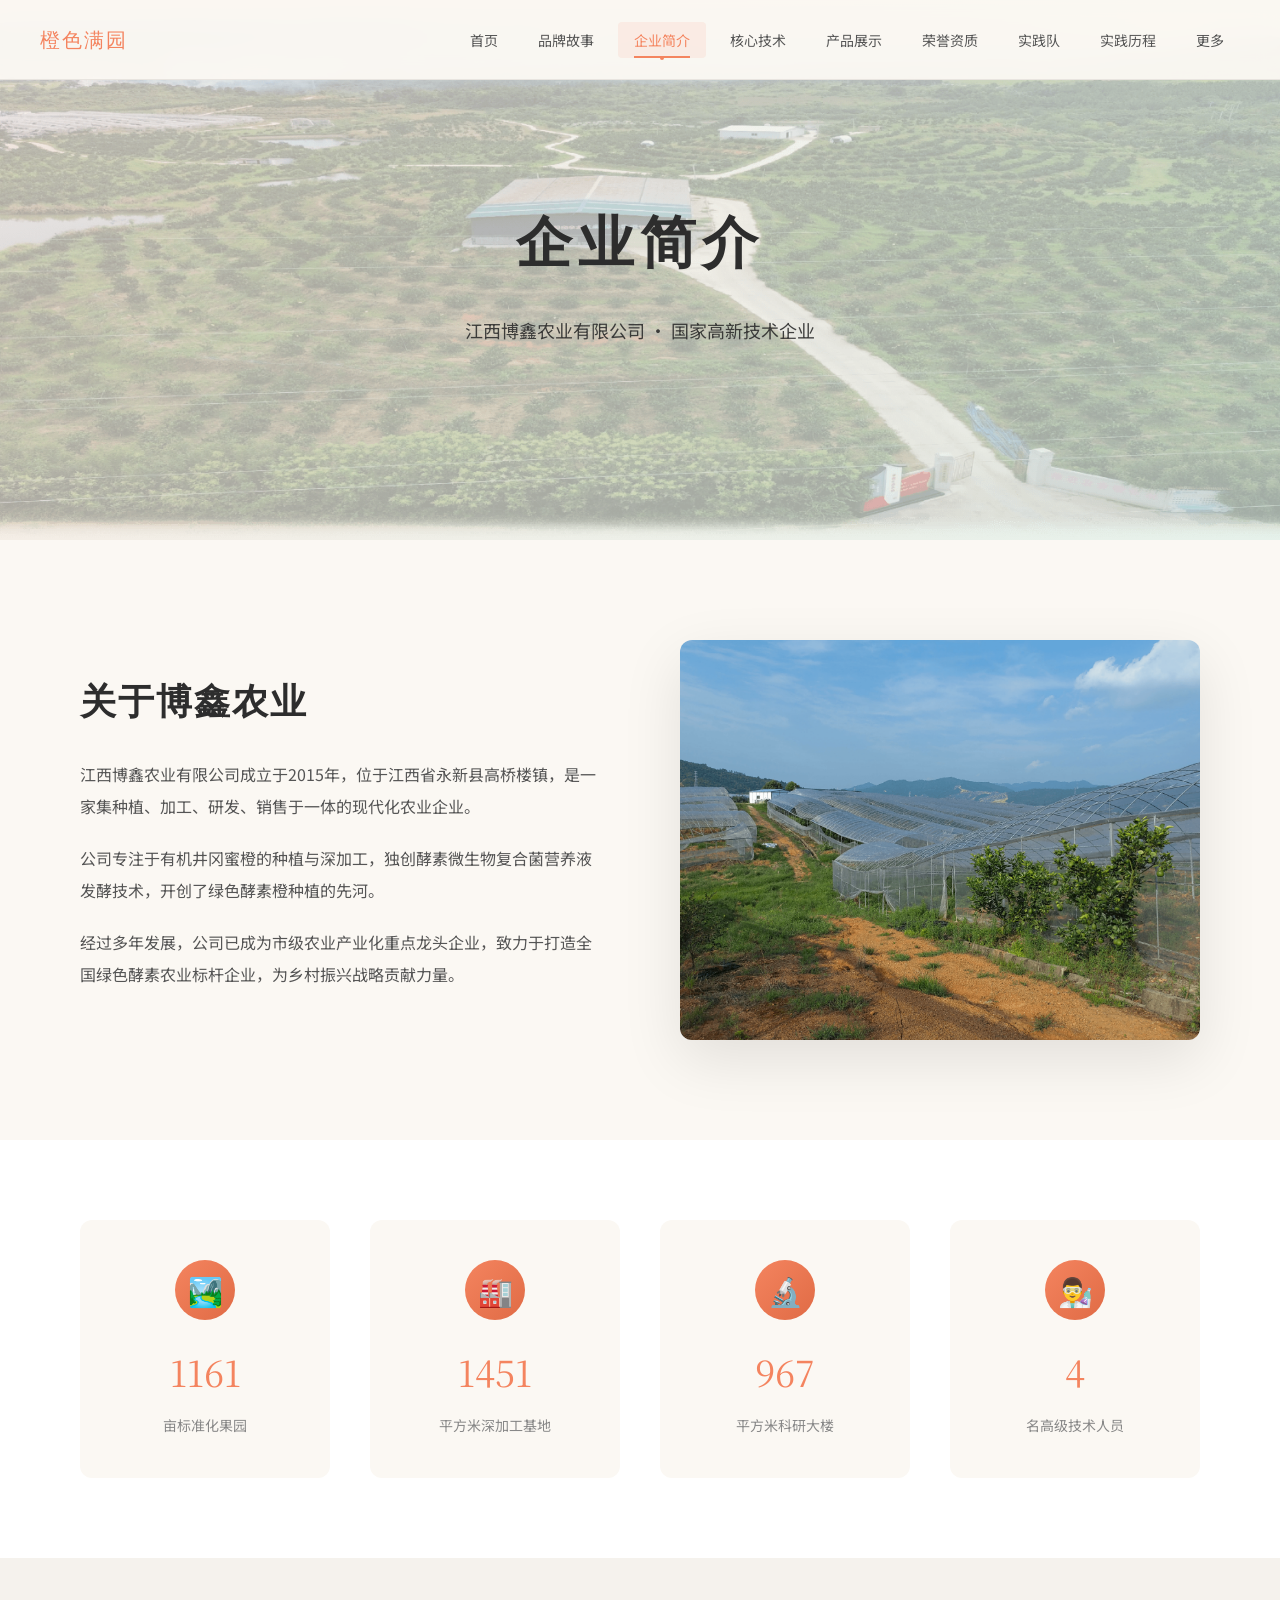
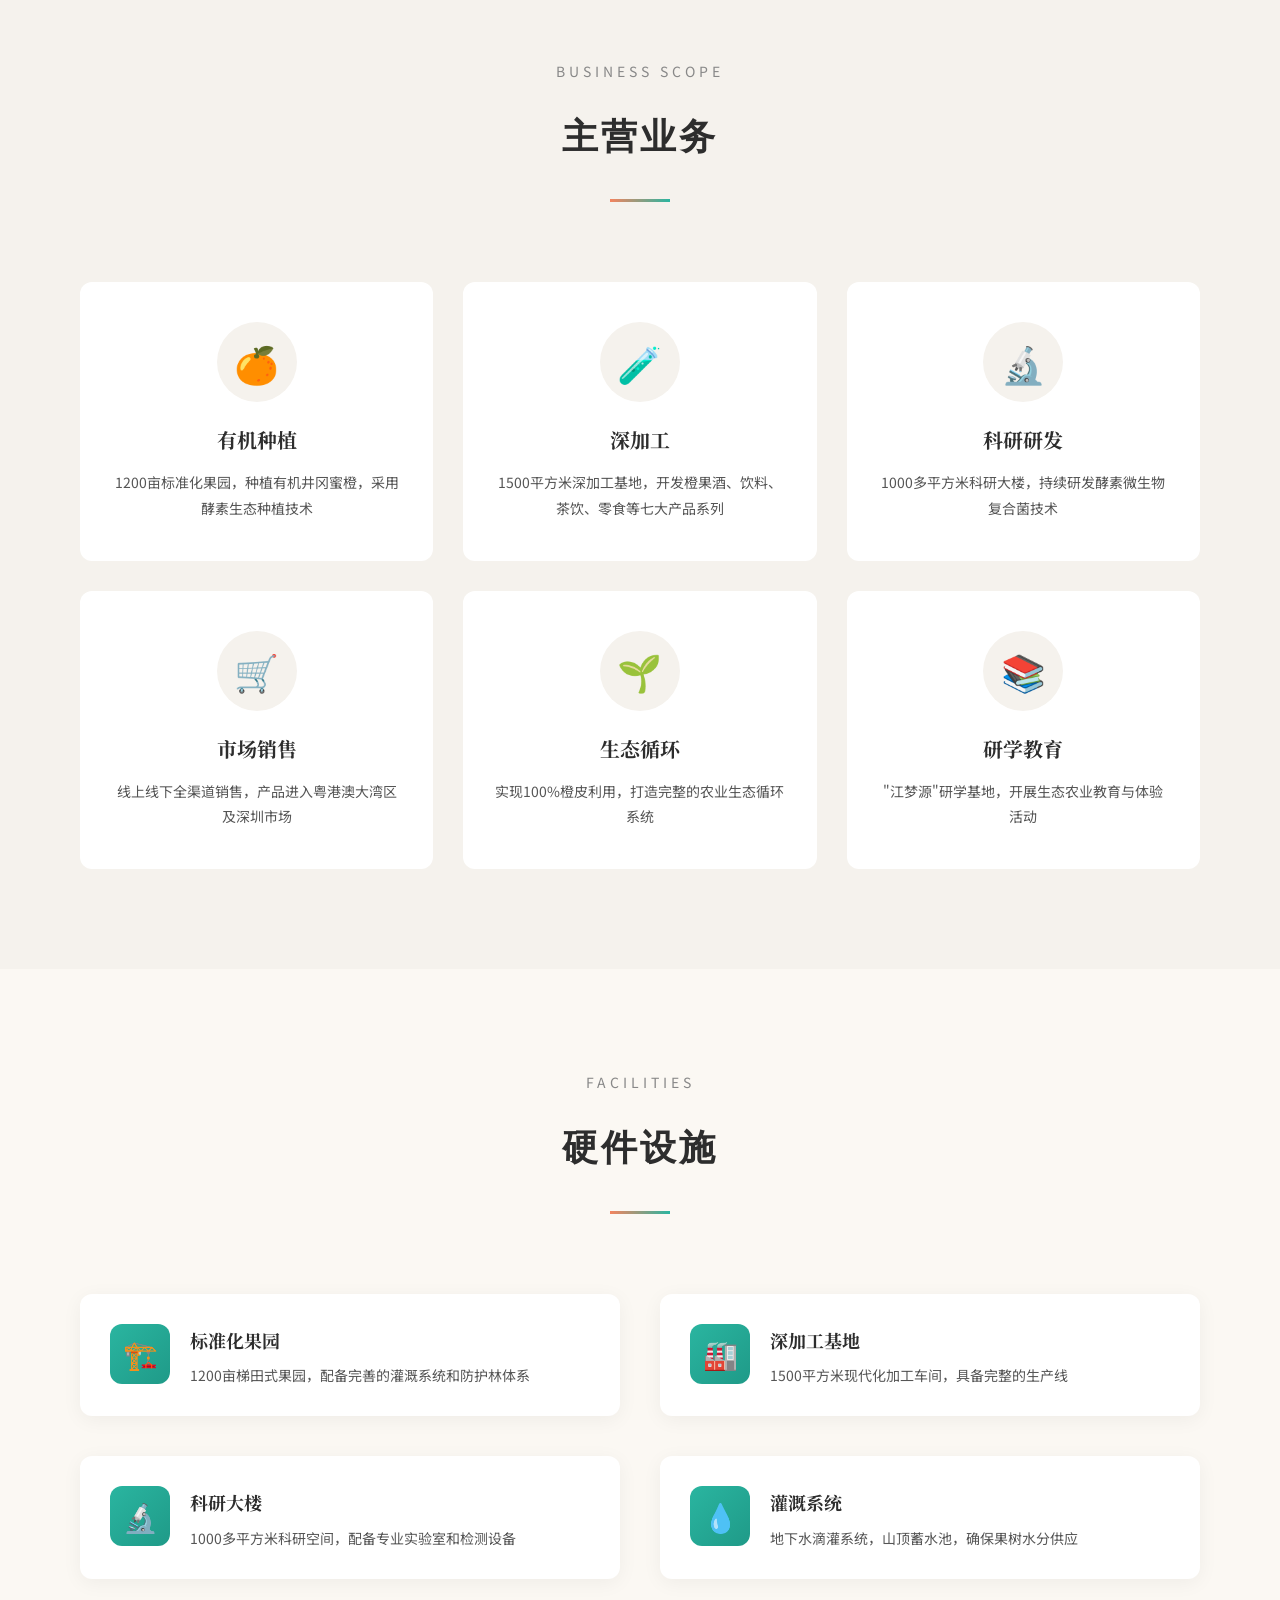
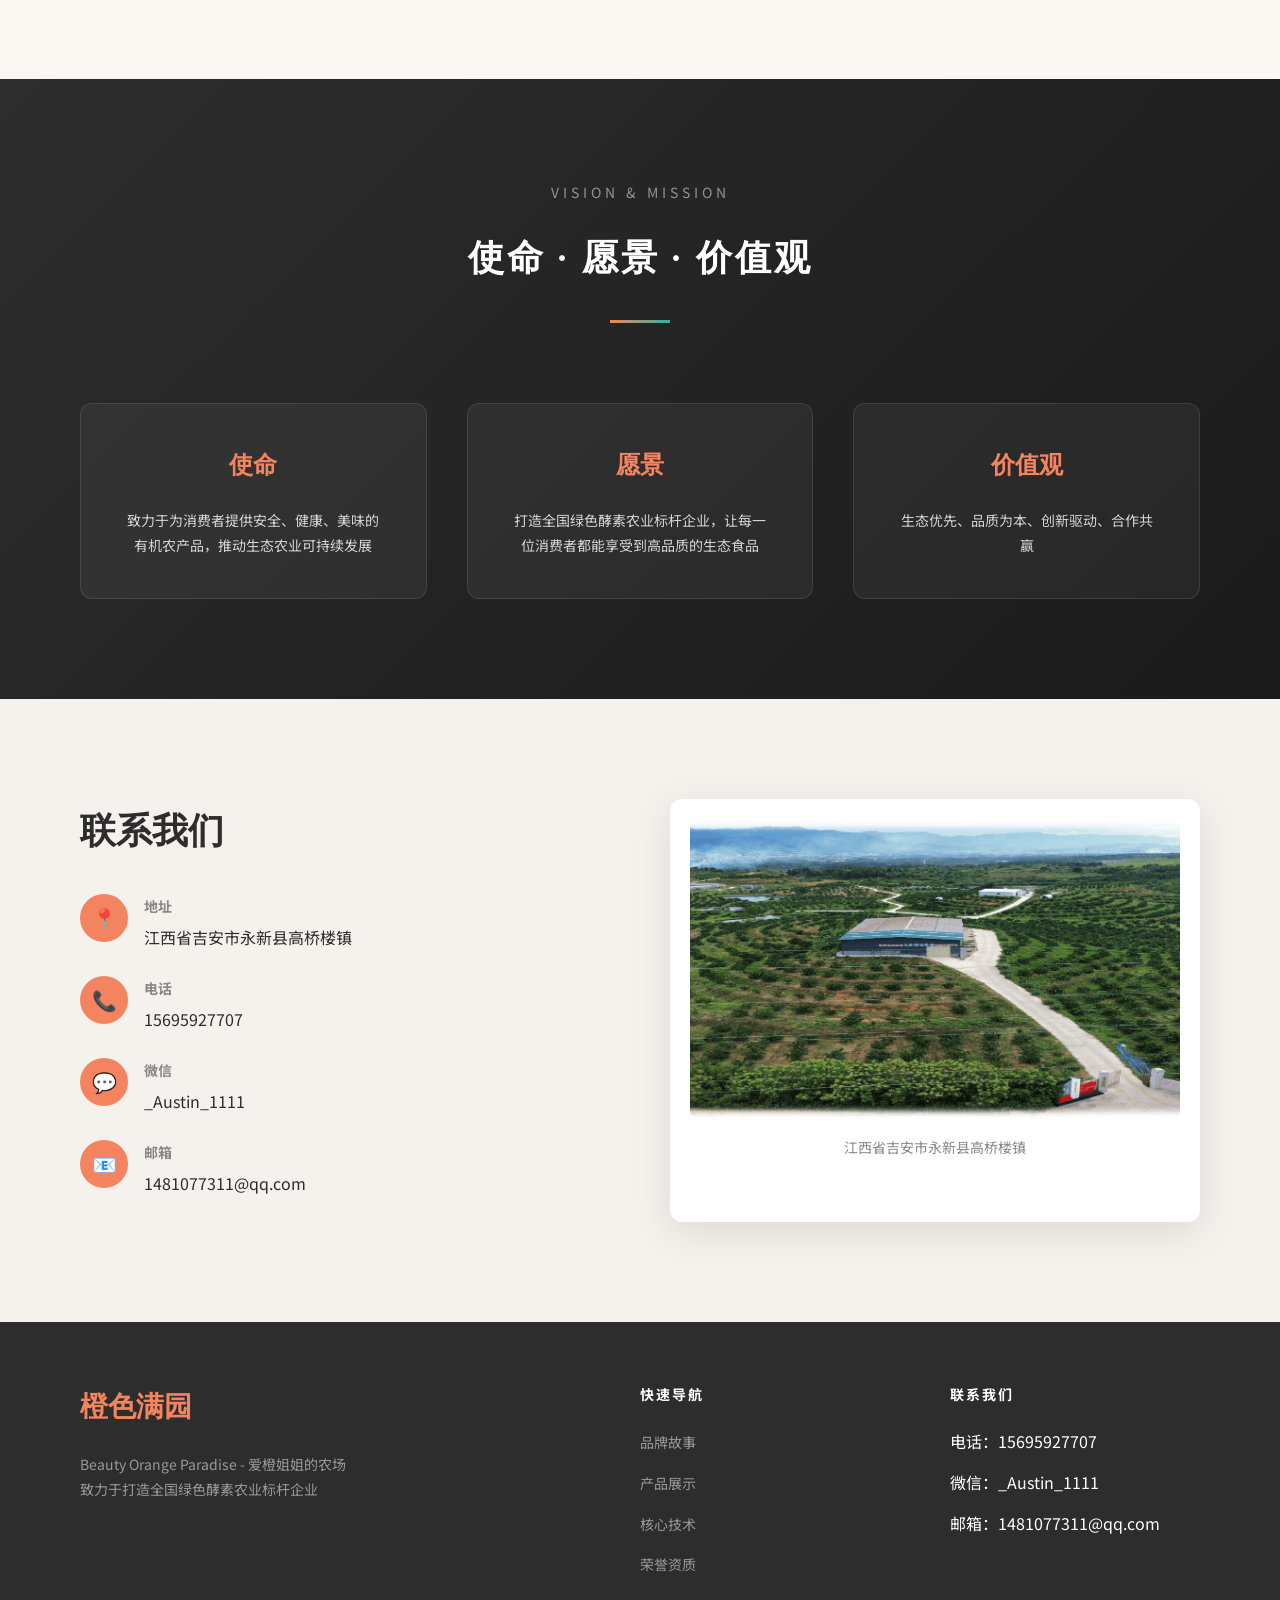
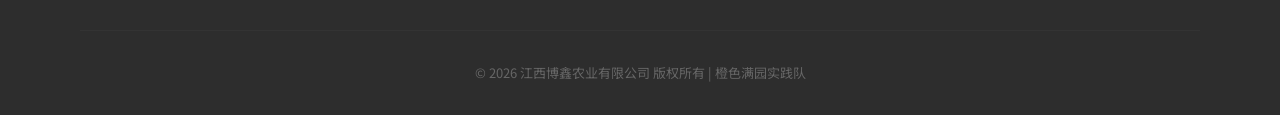
<file: company.html>
<!DOCTYPE html>
<html lang="zh-CN">
<head>
  <meta charset="UTF-8">
  <meta name="viewport" content="width=device-width, initial-scale=1.0">
  <title>企业简介 - 橙色满园</title>
  <link rel="stylesheet" href="css/global.css">
  <link href="https://fonts.googleapis.com/css2?family=Noto+Serif+SC:wght@400;600;700&family=Noto+Sans+SC:wght@300;400;500;700&display=swap" rel="stylesheet">
  <style>
    .company-hero {
      min-height: 60vh;
      background: linear-gradient(135deg, rgba(244, 132, 95, 0.1) 0%, rgba(42, 181, 160, 0.1) 100%);
      display: flex;
      align-items: center;
      justify-content: center;
      text-align: center;
      color: var(--text-dark);
      position: relative;
      overflow: hidden;
    }

    .company-hero-bg {
      position: absolute;
      top: 0;
      left: 0;
      right: 0;
      bottom: 0;
    }

    .company-hero-bg img {
      width: 100%;
      height: 100%;
      object-fit: cover;
      opacity: 0.3;
    }

    .company-hero h1 {
      font-family: var(--font-display);
      font-size: 56px;
      margin-bottom: 20px;
      letter-spacing: 6px;
    }

    .company-hero p {
      font-size: 18px;
      opacity: 0.9;
    }

    .company-intro {
      padding: 100px 0;
    }

    .company-grid {
      display: grid;
      grid-template-columns: 1fr 1fr;
      gap: 80px;
      align-items: center;
    }

    .company-content h2 {
      font-family: var(--font-display);
      font-size: 36px;
      color: var(--text-dark);
      margin-bottom: 24px;
      letter-spacing: 2px;
    }

    .company-content p {
      font-size: 16px;
      color: var(--text-medium);
      line-height: 2;
      margin-bottom: 20px;
    }

    .company-image {
      border-radius: 12px;
      overflow: hidden;
      box-shadow: 0 20px 60px rgba(0, 0, 0, 0.1);
    }

    .company-image img {
      width: 100%;
      height: 400px;
      object-fit: cover;
    }

    /* Company Stats */
    .company-stats {
      padding: 80px 0;
      background: var(--bg-white);
    }

    .stats-grid {
      display: grid;
      grid-template-columns: repeat(4, 1fr);
      gap: 40px;
      text-align: center;
    }

    .stat-card {
      padding: 40px 20px;
      background: var(--bg-cream);
      border-radius: 12px;
      transition: all 0.3s ease;
    }

    .stat-card:hover {
      transform: translateY(-5px);
      box-shadow: 0 10px 30px rgba(0, 0, 0, 0.08);
    }

    .stat-icon {
      width: 60px;
      height: 60px;
      margin: 0 auto 20px;
      background: linear-gradient(135deg, var(--orange), var(--orange-dark));
      border-radius: 50%;
      display: flex;
      align-items: center;
      justify-content: center;
      font-size: 28px;
    }

    .stat-number {
      font-family: var(--font-heading);
      font-size: 36px;
      color: var(--orange);
      margin-bottom: 8px;
    }

    .stat-label {
      font-size: 14px;
      color: var(--text-light);
    }

    /* Business Scope */
    .business-scope {
      padding: 100px 0;
      background: var(--bg-light);
    }

    .scope-grid {
      display: grid;
      grid-template-columns: repeat(3, 1fr);
      gap: 30px;
    }

    .scope-card {
      background: white;
      padding: 40px 30px;
      border-radius: 12px;
      text-align: center;
      transition: all 0.3s ease;
    }

    .scope-card:hover {
      transform: translateY(-5px);
      box-shadow: 0 10px 30px rgba(0, 0, 0, 0.08);
    }

    .scope-icon {
      width: 80px;
      height: 80px;
      margin: 0 auto 20px;
      background: var(--bg-light);
      border-radius: 50%;
      display: flex;
      align-items: center;
      justify-content: center;
      font-size: 36px;
    }

    .scope-card h3 {
      font-family: var(--font-heading);
      font-size: 20px;
      color: var(--text-dark);
      margin-bottom: 12px;
    }

    .scope-card p {
      font-size: 14px;
      color: var(--text-medium);
      line-height: 1.8;
    }

    /* Facilities */
    .facilities {
      padding: 100px 0;
    }

    .facilities-grid {
      display: grid;
      grid-template-columns: repeat(2, 1fr);
      gap: 40px;
    }

    .facility-item {
      display: flex;
      gap: 20px;
      padding: 30px;
      background: white;
      border-radius: 12px;
      box-shadow: 0 4px 20px rgba(0, 0, 0, 0.05);
    }

    .facility-icon {
      width: 60px;
      height: 60px;
      background: linear-gradient(135deg, var(--green), var(--green-dark));
      border-radius: 12px;
      display: flex;
      align-items: center;
      justify-content: center;
      font-size: 28px;
      flex-shrink: 0;
    }

    .facility-content h4 {
      font-family: var(--font-heading);
      font-size: 18px;
      color: var(--text-dark);
      margin-bottom: 8px;
    }

    .facility-content p {
      font-size: 14px;
      color: var(--text-medium);
      line-height: 1.6;
    }

    /* Vision Mission */
    .vision-mission {
      padding: 100px 0;
      background: linear-gradient(135deg, var(--text-dark) 0%, #1a1a1a 100%);
      color: white;
    }

    .vm-grid {
      display: grid;
      grid-template-columns: repeat(3, 1fr);
      gap: 40px;
    }

    .vm-card {
      padding: 40px;
      background: rgba(255, 255, 255, 0.05);
      border-radius: 12px;
      border: 1px solid rgba(255, 255, 255, 0.1);
      text-align: center;
    }

    .vm-card h3 {
      font-family: var(--font-display);
      font-size: 24px;
      color: var(--orange);
      margin-bottom: 20px;
    }

    .vm-card p {
      font-size: 14px;
      line-height: 1.8;
      opacity: 0.8;
    }

    /* Contact */
    .contact-section {
      padding: 100px 0;
      background: var(--bg-light);
    }

    .contact-grid {
      display: grid;
      grid-template-columns: 1fr 1fr;
      gap: 60px;
    }

    .contact-info h2 {
      font-family: var(--font-display);
      font-size: 36px;
      color: var(--text-dark);
      margin-bottom: 30px;
    }

    .contact-item {
      display: flex;
      gap: 16px;
      margin-bottom: 24px;
    }

    .contact-icon {
      width: 48px;
      height: 48px;
      background: var(--orange);
      border-radius: 50%;
      display: flex;
      align-items: center;
      justify-content: center;
      color: white;
      font-size: 20px;
      flex-shrink: 0;
    }

    .contact-text h4 {
      font-size: 14px;
      color: var(--text-light);
      margin-bottom: 4px;
    }

    .contact-text p {
      font-size: 16px;
      color: var(--text-dark);
    }

    .contact-map {
      border-radius: 12px;
      overflow: hidden;
      box-shadow: 0 10px 40px rgba(0, 0, 0, 0.1);
      background: var(--bg-white);
      padding: 20px;
    }

    .contact-map img {
      width: 100%;
      height: 300px;
      object-fit: cover;
      border-radius: 8px;
    }
  </style>
</head>
<body>
  <!-- Navigation -->
  <nav class="nav">
    <div class="nav-inner">
      <a href="index.html" class="nav-logo">
        <span class="nav-logo-text">橙色满园</span>
      </a>
      <button class="nav-menu-btn" aria-label="菜单"><span></span><span></span><span></span></button>
      <ul class="nav-links">
        <li><a href="index.html">首页</a></li>
        <li><a href="brand-story.html">品牌故事</a></li>
        <li><a href="company.html" class="active">企业简介</a></li>
        <li><a href="technology.html">核心技术</a></li>
        <li><a href="products.html">产品展示</a></li>
        <li><a href="honors.html">荣誉资质</a></li>
        <li><a href="team.html">实践队</a></li>
        <li><a href="timeline.html">实践历程</a></li>
        <li><a href="more.html">更多</a></li>
      </ul>
    </div>
  </nav>

  <!-- Hero -->
  <section class="company-hero">
    <div class="company-hero-bg">
      <img src="img/企业2.png" alt="企业背景">
    </div>
    <div>
      <h1>企业简介</h1>
      <p>江西博鑫农业有限公司 · 国家高新技术企业</p>
    </div>
  </section>

  <!-- Company Intro -->
  <section class="company-intro">
    <div class="container">
      <div class="company-grid">
        <div class="company-content">
          <h2>关于博鑫农业</h2>
          <p>
            江西博鑫农业有限公司成立于2015年，位于江西省永新县高桥楼镇，是一家集种植、加工、研发、销售于一体的现代化农业企业。
          </p>
          <p>
            公司专注于有机井冈蜜橙的种植与深加工，独创酵素微生物复合菌营养液发酵技术，开创了绿色酵素橙种植的先河。
          </p>
          <p>
            经过多年发展，公司已成为市级农业产业化重点龙头企业，致力于打造全国绿色酵素农业标杆企业，为乡村振兴战略贡献力量。
          </p>
        </div>
        <div class="company-image">
          <img src="img/农场.png" alt="农场全景">
        </div>
      </div>
    </div>
  </section>

  <!-- Stats -->
  <section class="company-stats">
    <div class="container">
      <div class="stats-grid">
        <div class="stat-card">
          <div class="stat-icon">🏞️</div>
          <div class="stat-number" data-target="1200">0</div>
          <div class="stat-label">亩标准化果园</div>
        </div>
        <div class="stat-card">
          <div class="stat-icon">🏭</div>
          <div class="stat-number" data-target="1500">0</div>
          <div class="stat-label">平方米深加工基地</div>
        </div>
        <div class="stat-card">
          <div class="stat-icon">🔬</div>
          <div class="stat-number" data-target="1000">0</div>
          <div class="stat-label">平方米科研大楼</div>
        </div>
        <div class="stat-card">
          <div class="stat-icon">👨‍🔬</div>
          <div class="stat-number" data-target="5">0</div>
          <div class="stat-label">名高级技术人员</div>
        </div>
      </div>
    </div>
  </section>

  <!-- Business Scope -->
  <section class="business-scope">
    <div class="container">
      <div class="section-header visible">
        <p class="en-title">BUSINESS SCOPE</p>
        <h2>主营业务</h2>
        <div class="deco-line"></div>
      </div>

      <div class="scope-grid">
        <div class="scope-card">
          <div class="scope-icon">🍊</div>
          <h3>有机种植</h3>
          <p>1200亩标准化果园，种植有机井冈蜜橙，采用酵素生态种植技术</p>
        </div>
        <div class="scope-card">
          <div class="scope-icon">🧪</div>
          <h3>深加工</h3>
          <p>1500平方米深加工基地，开发橙果酒、饮料、茶饮、零食等七大产品系列</p>
        </div>
        <div class="scope-card">
          <div class="scope-icon">🔬</div>
          <h3>科研研发</h3>
          <p>1000多平方米科研大楼，持续研发酵素微生物复合菌技术</p>
        </div>
        <div class="scope-card">
          <div class="scope-icon">🛒</div>
          <h3>市场销售</h3>
          <p>线上线下全渠道销售，产品进入粤港澳大湾区及深圳市场</p>
        </div>
        <div class="scope-card">
          <div class="scope-icon">🌱</div>
          <h3>生态循环</h3>
          <p>实现100%橙皮利用，打造完整的农业生态循环系统</p>
        </div>
        <div class="scope-card">
          <div class="scope-icon">📚</div>
          <h3>研学教育</h3>
          <p>"江梦源"研学基地，开展生态农业教育与体验活动</p>
        </div>
      </div>
    </div>
  </section>

  <!-- Facilities -->
  <section class="facilities">
    <div class="container">
      <div class="section-header visible">
        <p class="en-title">FACILITIES</p>
        <h2>硬件设施</h2>
        <div class="deco-line"></div>
      </div>

      <div class="facilities-grid">
        <div class="facility-item">
          <div class="facility-icon">🏗️</div>
          <div class="facility-content">
            <h4>标准化果园</h4>
            <p>1200亩梯田式果园，配备完善的灌溉系统和防护林体系</p>
          </div>
        </div>
        <div class="facility-item">
          <div class="facility-icon">🏭</div>
          <div class="facility-content">
            <h4>深加工基地</h4>
            <p>1500平方米现代化加工车间，具备完整的生产线</p>
          </div>
        </div>
        <div class="facility-item">
          <div class="facility-icon">🔬</div>
          <div class="facility-content">
            <h4>科研大楼</h4>
            <p>1000多平方米科研空间，配备专业实验室和检测设备</p>
          </div>
        </div>
        <div class="facility-item">
          <div class="facility-icon">💧</div>
          <div class="facility-content">
            <h4>灌溉系统</h4>
            <p>地下水滴灌系统，山顶蓄水池，确保果树水分供应</p>
          </div>
        </div>
      </div>
    </div>
  </section>

  <!-- Vision Mission -->
  <section class="vision-mission">
    <div class="container">
      <div class="section-header visible">
        <p class="en-title" style="color: rgba(255,255,255,0.5);">VISION & MISSION</p>
        <h2 style="color: white;">使命 · 愿景 · 价值观</h2>
        <div class="deco-line"></div>
      </div>

      <div class="vm-grid">
        <div class="vm-card">
          <h3>使命</h3>
          <p>致力于为消费者提供安全、健康、美味的有机农产品，推动生态农业可持续发展</p>
        </div>
        <div class="vm-card">
          <h3>愿景</h3>
          <p>打造全国绿色酵素农业标杆企业，让每一位消费者都能享受到高品质的生态食品</p>
        </div>
        <div class="vm-card">
          <h3>价值观</h3>
          <p>生态优先、品质为本、创新驱动、合作共赢</p>
        </div>
      </div>
    </div>
  </section>

  <!-- Contact -->
  <section class="contact-section">
    <div class="container">
      <div class="contact-grid">
        <div class="contact-info">
          <h2>联系我们</h2>

          <div class="contact-item">
            <div class="contact-icon">📍</div>
            <div class="contact-text">
              <h4>地址</h4>
              <p>江西省吉安市永新县高桥楼镇</p>
            </div>
          </div>

          <div class="contact-item">
            <div class="contact-icon">📞</div>
            <div class="contact-text">
              <h4>电话</h4>
              <p>15695927707</p>
            </div>
          </div>

          <div class="contact-item">
            <div class="contact-icon">💬</div>
            <div class="contact-text">
              <h4>微信</h4>
              <p>_Austin_1111</p>
            </div>
          </div>

          <div class="contact-item">
            <div class="contact-icon">📧</div>
            <div class="contact-text">
              <h4>邮箱</h4>
              <p>1481077311@qq.com</p>
            </div>
          </div>
        </div>

        <div class="contact-map">
          <img src="img/企业2.png" alt="农场位置">
          <p style="text-align: center; margin-top: 16px; color: var(--text-light); font-size: 14px;">
            江西省吉安市永新县高桥楼镇
          </p>
        </div>
      </div>
    </div>
  </section>

  <!-- Footer -->
  <footer class="footer">
    <div class="container">
      <div class="footer-content">
        <div class="footer-brand">
          <h3>橙色满园</h3>
          <p>Beauty Orange Paradise - 爱橙姐姐的农场<br>致力于打造全国绿色酵素农业标杆企业</p>
        </div>
        <div class="footer-links">
          <h4>快速导航</h4>
          <ul>
            <li><a href="brand-story.html">品牌故事</a></li>
            <li><a href="products.html">产品展示</a></li>
            <li><a href="technology.html">核心技术</a></li>
            <li><a href="honors.html">荣誉资质</a></li>
          </ul>
        </div>
        <div class="footer-links">
          <h4>联系我们</h4>
          <ul>
            <li>电话：15695927707</li>
            <li>微信：_Austin_1111</li>
            <li>邮箱：1481077311@qq.com</li>
          </ul>
        </div>
      </div>
      <div class="footer-bottom">
        <p>© 2026 江西博鑫农业有限公司 版权所有 | 橙色满园实践队</p>
      </div>
    </div>
  </footer>

  <script src="js/main.js"></script>
</body>
</html>
</file>
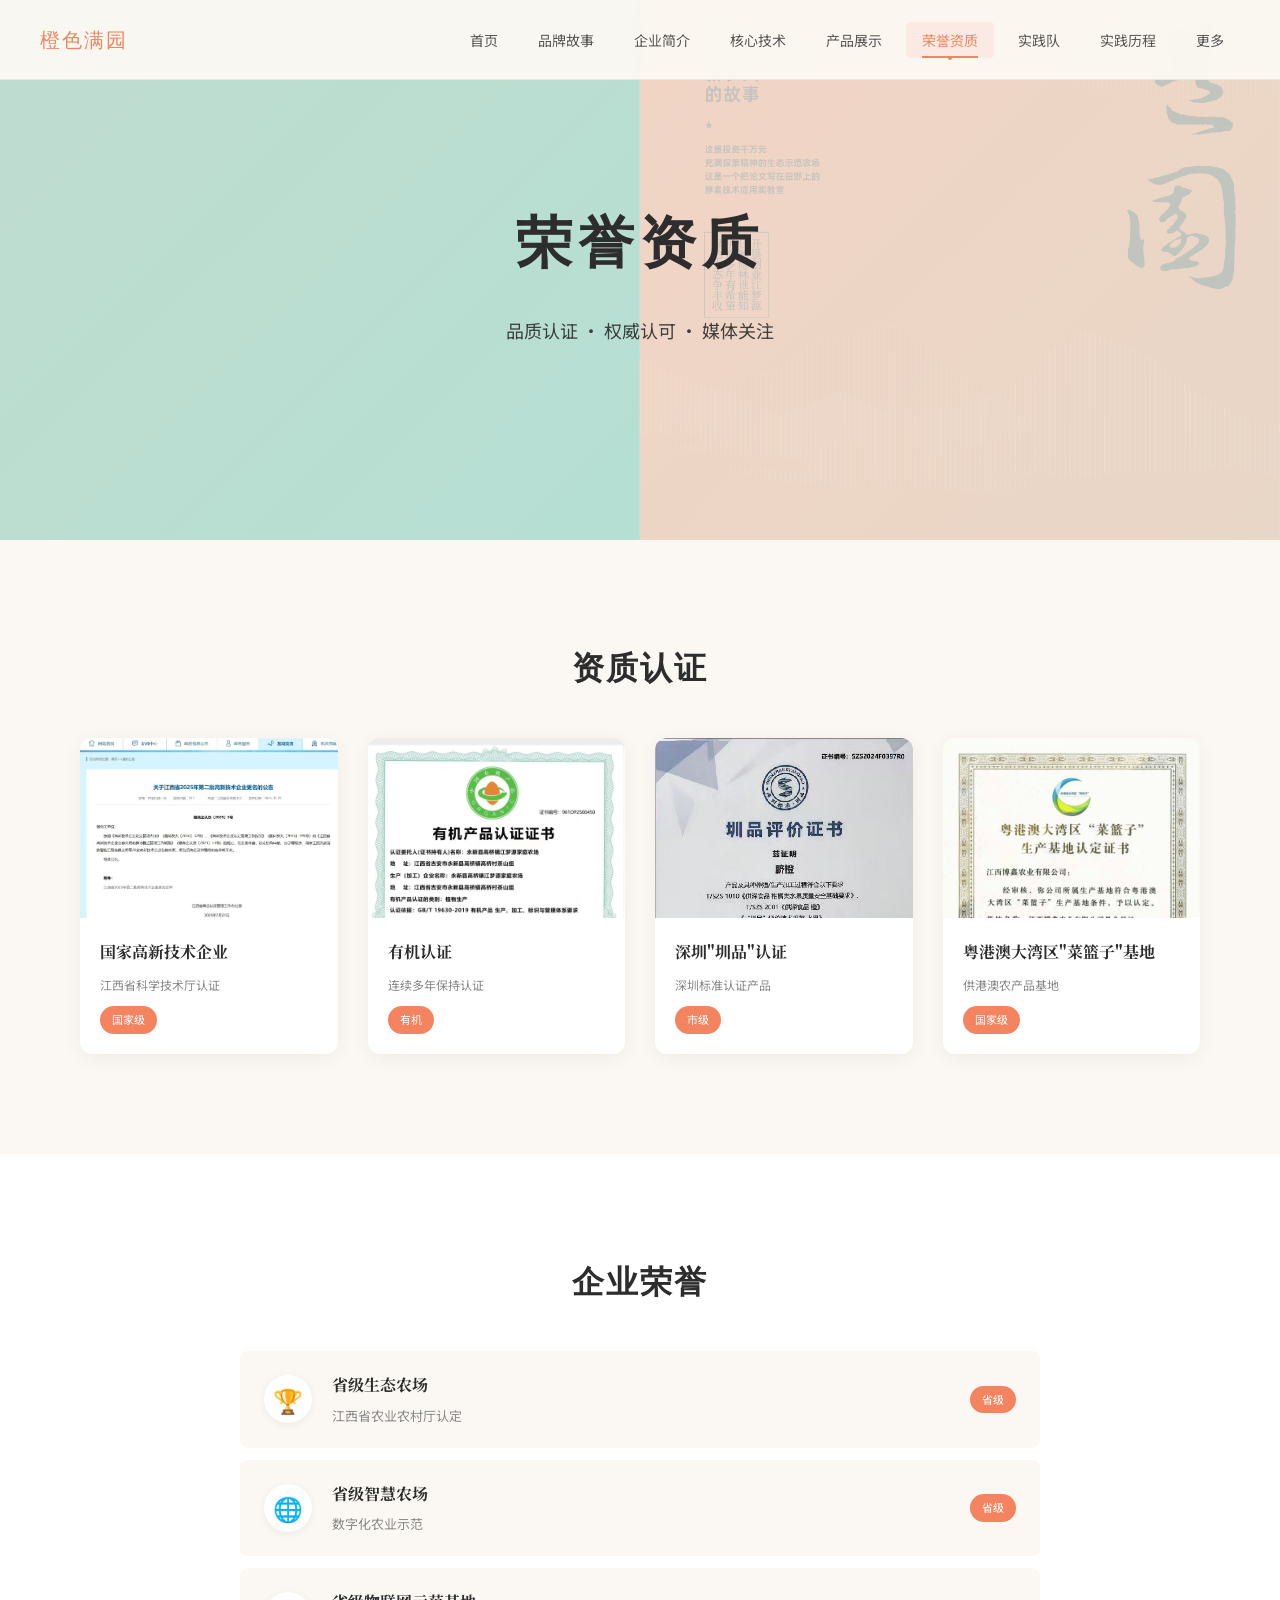
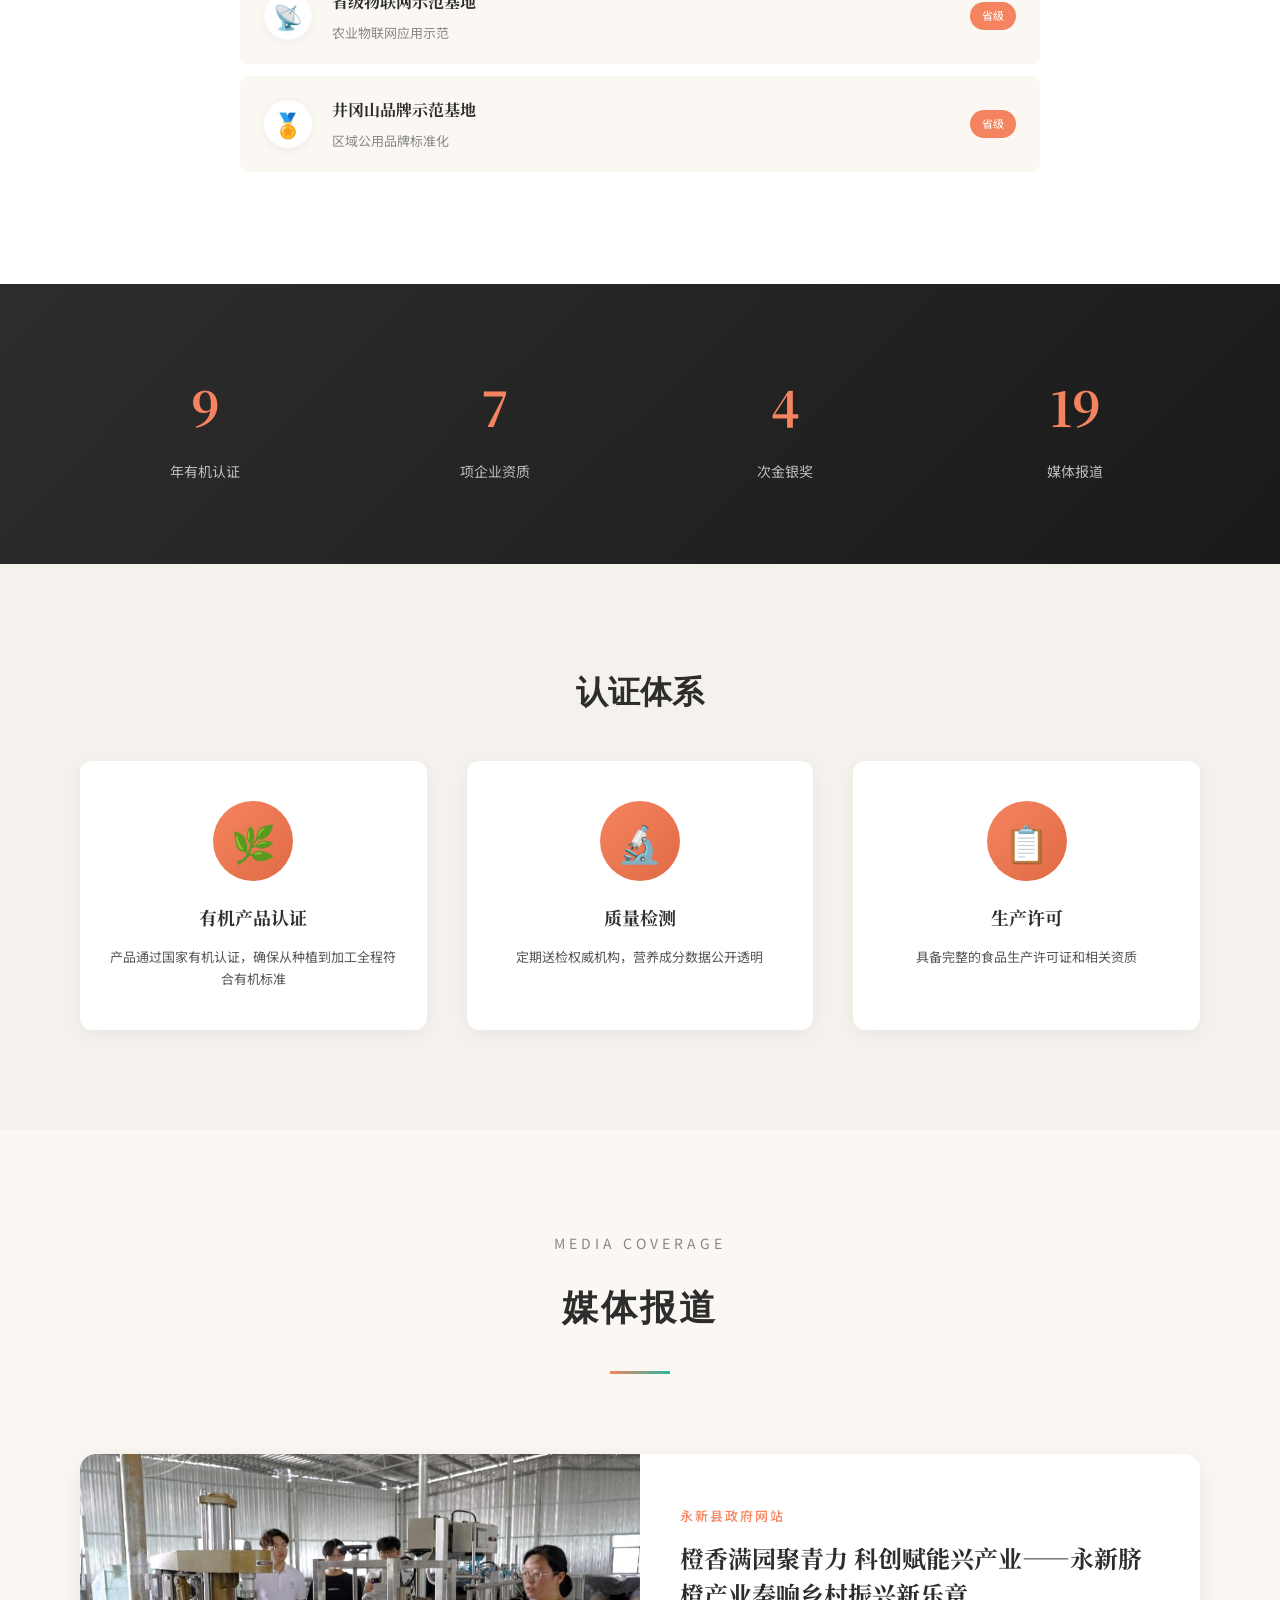
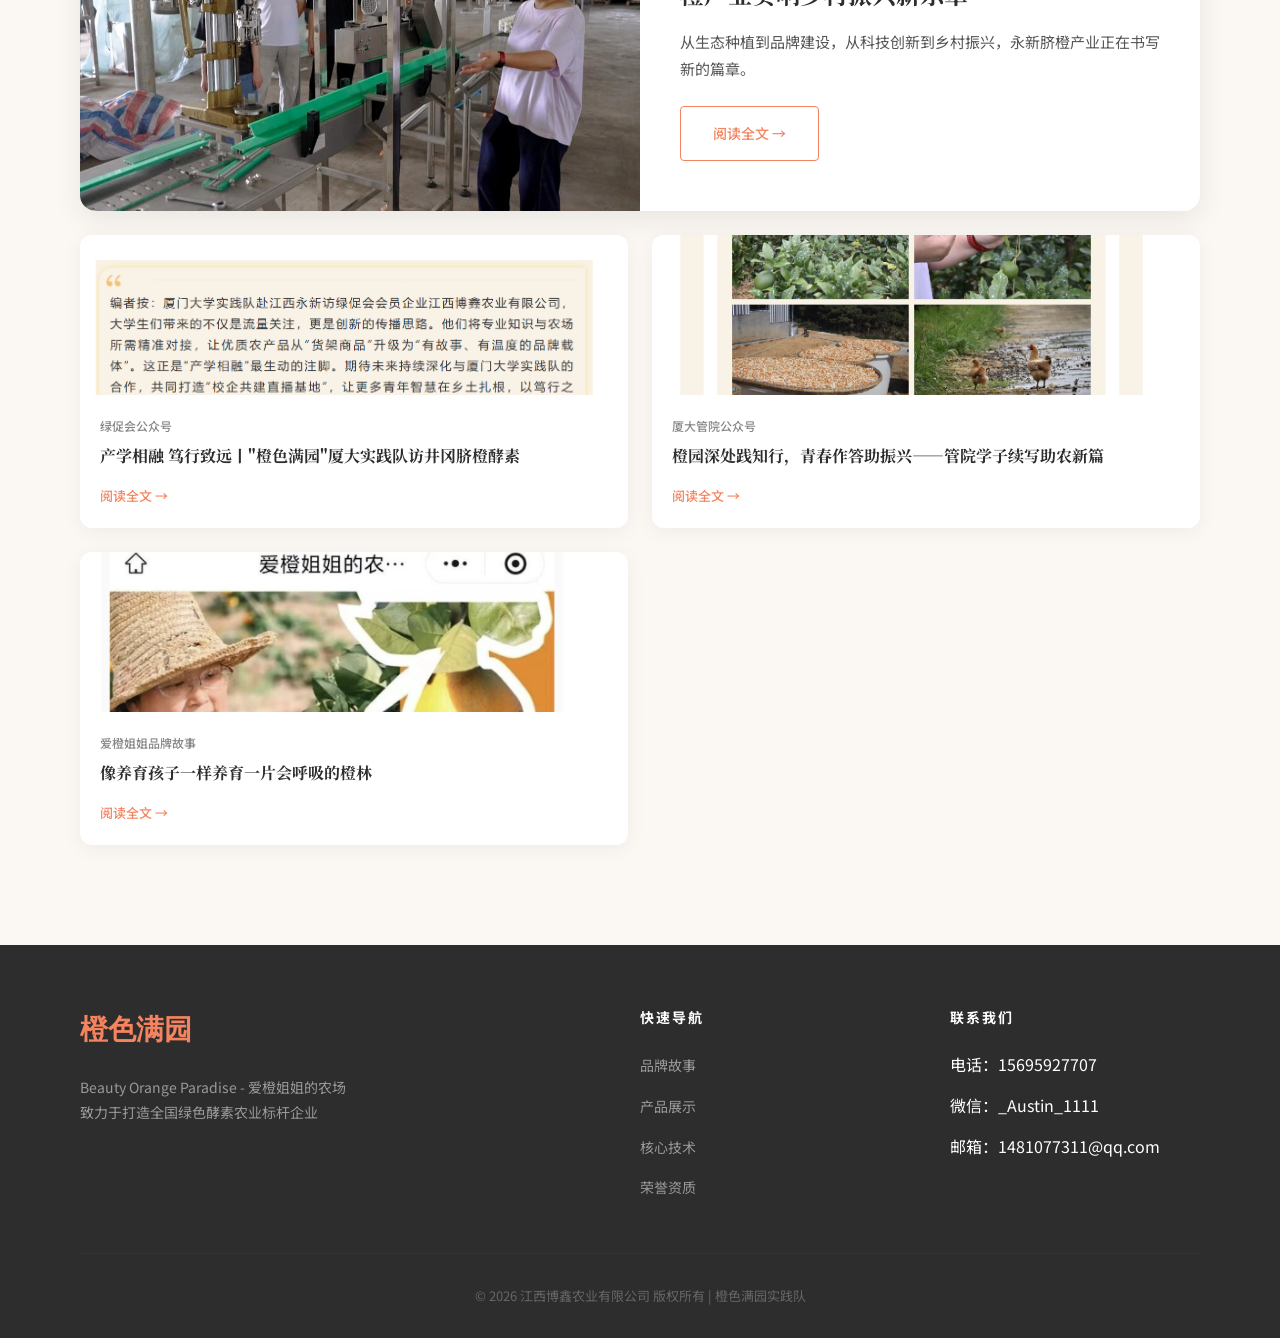
<file: honors.html>
<!DOCTYPE html>
<html lang="zh-CN">
<head>
  <meta charset="UTF-8">
  <meta name="viewport" content="width=device-width, initial-scale=1.0">
  <title>荣誉资质 - 橙色满园</title>
  <link rel="stylesheet" href="css/global.css">
  <link href="https://fonts.googleapis.com/css2?family=Noto+Serif+SC:wght@400;600;700&family=Noto+Sans+SC:wght@300;400;500;700&display=swap" rel="stylesheet">
  <style>
    .honors-hero {
      min-height: 60vh;
      background: linear-gradient(135deg, rgba(244, 132, 95, 0.1) 0%, rgba(42, 181, 160, 0.1) 100%);
      display: flex;
      align-items: center;
      justify-content: center;
      text-align: center;
      color: var(--text-dark);
      position: relative;
      overflow: hidden;
    }

    .honors-hero-bg {
      position: absolute;
      top: 0;
      left: 0;
      right: 0;
      bottom: 0;
    }

    .honors-hero-bg img {
      width: 100%;
      height: 100%;
      object-fit: cover;
      opacity: 0.25;
    }

    .honors-hero h1 {
      font-family: var(--font-display);
      font-size: 56px;
      margin-bottom: 20px;
      letter-spacing: 6px;
    }

    .honors-hero p {
      font-size: 18px;
      opacity: 0.9;
    }

    .honors-section {
      padding: 100px 0;
    }

    .honors-section:nth-child(even) {
      background: var(--bg-white);
    }

    .honors-section h2 {
      font-family: var(--font-display);
      font-size: 32px;
      color: var(--text-dark);
      margin-bottom: 40px;
      text-align: center;
      letter-spacing: 2px;
    }

    .honors-grid {
      display: grid;
      grid-template-columns: repeat(4, 1fr);
      gap: 30px;
    }

    .honor-card {
      background: white;
      border-radius: 12px;
      overflow: hidden;
      box-shadow: 0 4px 20px rgba(0, 0, 0, 0.05);
      transition: all 0.3s ease;
    }

    .honor-card:hover {
      transform: translateY(-5px);
      box-shadow: 0 10px 30px rgba(0, 0, 0, 0.1);
    }

    .honor-image {
      width: 100%;
      height: 180px;
      object-fit: cover;
      object-position: top;
      background: var(--bg-light);
    }

    .honor-content {
      padding: 20px;
    }

    .honor-content h4 {
      font-family: var(--font-heading);
      font-size: 16px;
      color: var(--text-dark);
      margin-bottom: 8px;
    }

    .honor-content p {
      font-size: 12px;
      color: var(--text-light);
    }

    .honor-badge {
      display: inline-block;
      padding: 4px 12px;
      background: var(--orange);
      color: white;
      font-size: 11px;
      border-radius: 20px;
      margin-top: 10px;
    }

    /* Honors List */
    .honors-list {
      max-width: 800px;
      margin: 0 auto;
    }

    .honor-list-item {
      display: flex;
      align-items: center;
      gap: 20px;
      padding: 20px 24px;
      background: var(--bg-cream);
      border-radius: 8px;
      margin-bottom: 12px;
      transition: all 0.3s ease;
    }

    .honor-list-item:hover {
      transform: translateX(5px);
      box-shadow: 0 4px 15px rgba(0, 0, 0, 0.08);
    }

    .honor-list-icon {
      width: 48px;
      height: 48px;
      background: white;
      border-radius: 50%;
      display: flex;
      align-items: center;
      justify-content: center;
      font-size: 24px;
      flex-shrink: 0;
      box-shadow: 0 2px 8px rgba(0, 0, 0, 0.06);
    }

    .honor-list-content {
      flex: 1;
    }

    .honor-list-content h4 {
      font-family: var(--font-heading);
      font-size: 16px;
      color: var(--text-dark);
      margin-bottom: 4px;
    }

    .honor-list-content p {
      font-size: 13px;
      color: var(--text-light);
    }

    .honor-list-item .honor-badge {
      margin-top: 0;
      flex-shrink: 0;
    }

    /* Certificate Section */
    .certificate-section {
      padding: 100px 0;
      background: var(--bg-light);
    }

    .cert-grid {
      display: grid;
      grid-template-columns: repeat(3, 1fr);
      gap: 40px;
    }

    .cert-item {
      background: white;
      border-radius: 12px;
      padding: 40px 30px;
      text-align: center;
      box-shadow: 0 4px 20px rgba(0, 0, 0, 0.05);
    }

    .cert-icon {
      width: 80px;
      height: 80px;
      margin: 0 auto 20px;
      background: linear-gradient(135deg, var(--orange), var(--orange-dark));
      border-radius: 50%;
      display: flex;
      align-items: center;
      justify-content: center;
      font-size: 36px;
    }

    .cert-item h3 {
      font-family: var(--font-heading);
      font-size: 18px;
      color: var(--text-dark);
      margin-bottom: 12px;
    }

    .cert-item p {
      font-size: 13px;
      color: var(--text-medium);
      line-height: 1.7;
    }

    /* Stats Banner */
    .stats-banner {
      padding: 80px 0;
      background: linear-gradient(135deg, var(--text-dark) 0%, #1a1a1a 100%);
      color: white;
    }

    .stats-grid {
      display: grid;
      grid-template-columns: repeat(4, 1fr);
      gap: 40px;
      text-align: center;
    }

    .stat-item h3 {
      font-family: var(--font-heading);
      font-size: 48px;
      color: var(--orange);
      margin-bottom: 8px;
    }

    .stat-item p {
      font-size: 14px;
      opacity: 0.7;
    }

    /* Media Coverage - Magazine Style */
    .media-coverage {
      padding: 100px 0;
    }

    .media-magazine {
      display: grid;
      grid-template-columns: 1fr 1fr;
      gap: 24px;
    }

    .media-feature {
      grid-column: 1 / -1;
      display: grid;
      grid-template-columns: 1fr 1fr;
      background: white;
      border-radius: 16px;
      overflow: hidden;
      box-shadow: 0 8px 30px rgba(0, 0, 0, 0.08);
      transition: all 0.4s ease;
    }

    .media-feature:hover {
      transform: translateY(-5px);
      box-shadow: 0 15px 40px rgba(0, 0, 0, 0.12);
    }

    .media-feature-visual {
      overflow: hidden;
      min-height: 280px;
    }

    .media-feature-visual img {
      width: 100%;
      height: 100%;
      object-fit: cover;
      transition: transform 0.5s ease;
    }

    .media-feature:hover .media-feature-visual img {
      transform: scale(1.05);
    }

    .media-feature-content {
      padding: 50px 40px;
      display: flex;
      flex-direction: column;
      justify-content: center;
    }

    .media-feature-content .media-source {
      font-size: 13px;
      color: var(--orange);
      font-weight: 500;
      margin-bottom: 12px;
      text-transform: uppercase;
      letter-spacing: 2px;
    }

    .media-feature-content h3 {
      font-family: var(--font-heading);
      font-size: 24px;
      color: var(--text-dark);
      line-height: 1.5;
      margin-bottom: 16px;
    }

    .media-feature-content p {
      font-size: 15px;
      color: var(--text-medium);
      line-height: 1.8;
      margin-bottom: 24px;
    }

    .media-feature-content .btn {
      align-self: flex-start;
    }

    .media-small {
      background: white;
      border-radius: 12px;
      overflow: hidden;
      box-shadow: 0 4px 20px rgba(0, 0, 0, 0.05);
      transition: all 0.3s ease;
      display: flex;
      flex-direction: column;
    }

    .media-small:hover {
      transform: translateY(-5px);
      box-shadow: 0 12px 30px rgba(0, 0, 0, 0.1);
    }

    .media-small-cover {
      height: 160px;
      overflow: hidden;
    }

    .media-small-cover img {
      width: 100%;
      height: 100%;
      object-fit: cover;
      transition: transform 0.4s ease;
    }

    .media-small:hover .media-small-cover img {
      transform: scale(1.05);
    }

    .media-small-content {
      padding: 20px;
      flex: 1;
      display: flex;
      flex-direction: column;
    }

    .media-small-content .source {
      font-size: 12px;
      color: var(--text-light);
      font-weight: 500;
      margin-bottom: 8px;
    }

    .media-small-content h4 {
      font-family: var(--font-heading);
      font-size: 16px;
      color: var(--text-dark);
      line-height: 1.5;
      margin-bottom: 16px;
      flex: 1;
    }

    .media-small-content a {
      font-size: 13px;
      color: var(--orange);
      font-weight: 500;
      display: inline-flex;
      align-items: center;
      gap: 6px;
      transition: gap 0.3s ease;
    }

    .media-small-content a:hover {
      gap: 10px;
    }
  </style>
</head>
<body>
  <!-- Navigation -->
  <nav class="nav">
    <div class="nav-inner">
      <a href="index.html" class="nav-logo">
        <span class="nav-logo-text">橙色满园</span>
      </a>
      <button class="nav-menu-btn" aria-label="菜单"><span></span><span></span><span></span></button>
      <ul class="nav-links">
        <li><a href="index.html">首页</a></li>
        <li><a href="brand-story.html">品牌故事</a></li>
        <li><a href="company.html">企业简介</a></li>
        <li><a href="technology.html">核心技术</a></li>
        <li><a href="products.html">产品展示</a></li>
        <li><a href="honors.html" class="active">荣誉资质</a></li>
        <li><a href="team.html">实践队</a></li>
        <li><a href="timeline.html">实践历程</a></li>
        <li><a href="more.html">更多</a></li>
      </ul>
    </div>
  </nav>

  <!-- Hero -->
  <section class="honors-hero">
    <div class="honors-hero-bg">
      <img src="img/farm/page_03.png" alt="荣誉背景">
    </div>
    <div>
      <h1>荣誉资质</h1>
      <p>品质认证 · 权威认可 · 媒体关注</p>
    </div>
  </section>

  <!-- Enterprise Honors with Images -->
  <section class="honors-section">
    <div class="container">
      <h2>资质认证</h2>
      <div class="honors-grid">
        <div class="honor-card">
          <img src="img/honors/honor_5.png" alt="高新技术企业" class="honor-image">
          <div class="honor-content">
            <h4>国家高新技术企业</h4>
            <p>江西省科学技术厅认证</p>
            <span class="honor-badge">国家级</span>
          </div>
        </div>
        <div class="honor-card">
          <img src="img/honors/honor_2.png" alt="有机认证" class="honor-image">
          <div class="honor-content">
            <h4>有机认证</h4>
            <p>连续多年保持认证</p>
            <span class="honor-badge">有机</span>
          </div>
        </div>
        <div class="honor-card">
          <img src="img/honors/honor_3.png" alt="圳品认证" class="honor-image">
          <div class="honor-content">
            <h4>深圳"圳品"认证</h4>
            <p>深圳标准认证产品</p>
            <span class="honor-badge">市级</span>
          </div>
        </div>
        <div class="honor-card">
          <img src="img/honors/honor_4.png" alt="菜篮子基地" class="honor-image">
          <div class="honor-content">
            <h4>粤港澳大湾区"菜篮子"基地</h4>
            <p>供港澳农产品基地</p>
            <span class="honor-badge">国家级</span>
          </div>
        </div>
      </div>
    </div>
  </section>

  <!-- Enterprise Honors List -->
  <section class="honors-section" style="background: var(--bg-white);">
    <div class="container">
      <h2>企业荣誉</h2>
      <div class="honors-list">
        <div class="honor-list-item">
          <div class="honor-list-icon">🏆</div>
          <div class="honor-list-content">
            <h4>省级生态农场</h4>
            <p>江西省农业农村厅认定</p>
          </div>
          <span class="honor-badge">省级</span>
        </div>
        <div class="honor-list-item">
          <div class="honor-list-icon">🌐</div>
          <div class="honor-list-content">
            <h4>省级智慧农场</h4>
            <p>数字化农业示范</p>
          </div>
          <span class="honor-badge">省级</span>
        </div>
        <div class="honor-list-item">
          <div class="honor-list-icon">📡</div>
          <div class="honor-list-content">
            <h4>省级物联网示范基地</h4>
            <p>农业物联网应用示范</p>
          </div>
          <span class="honor-badge">省级</span>
        </div>
        <div class="honor-list-item">
          <div class="honor-list-icon">🏅</div>
          <div class="honor-list-content">
            <h4>井冈山品牌示范基地</h4>
            <p>区域公用品牌标准化</p>
          </div>
          <span class="honor-badge">省级</span>
        </div>
      </div>
    </div>
  </section>

  <!-- Stats Banner -->
  <section class="stats-banner">
    <div class="container">
      <div class="stats-grid">
        <div class="stat-item">
          <h3 data-target="10">0</h3>
          <p>年有机认证</p>
        </div>
        <div class="stat-item">
          <h3 data-target="8">0</h3>
          <p>项企业资质</p>
        </div>
        <div class="stat-item">
          <h3 data-target="5">0</h3>
          <p>次金银奖</p>
        </div>
        <div class="stat-item">
          <h3 data-target="20">0</h3>
          <p>媒体报道</p>
        </div>
      </div>
    </div>
  </section>

  <!-- Certificates -->
  <section class="certificate-section">
    <div class="container">
      <h2 style="text-align: center; font-family: var(--font-display); font-size: 32px; margin-bottom: 40px;">认证体系</h2>
      <div class="cert-grid">
        <div class="cert-item">
          <div class="cert-icon">🌿</div>
          <h3>有机产品认证</h3>
          <p>产品通过国家有机认证，确保从种植到加工全程符合有机标准</p>
        </div>
        <div class="cert-item">
          <div class="cert-icon">🔬</div>
          <h3>质量检测</h3>
          <p>定期送检权威机构，营养成分数据公开透明</p>
        </div>
        <div class="cert-item">
          <div class="cert-icon">📋</div>
          <h3>生产许可</h3>
          <p>具备完整的食品生产许可证和相关资质</p>
        </div>
      </div>
    </div>
  </section>

  <!-- Media Coverage -->
  <section class="media-coverage">
    <div class="container">
      <div class="section-header visible">
        <p class="en-title">MEDIA COVERAGE</p>
        <h2>媒体报道</h2>
        <div class="deco-line"></div>
      </div>

      <div class="media-magazine">
        <!-- Feature Article -->
        <div class="media-feature">
          <div class="media-feature-visual">
            <img src="img/media/3210599826051080.jpg" alt="永新县政府报道">
          </div>
          <div class="media-feature-content">
            <span class="media-source">永新县政府网站</span>
            <h3>橙香满园聚青力 科创赋能兴产业——永新脐橙产业奏响乡村振兴新乐章</h3>
            <p>从生态种植到品牌建设，从科技创新到乡村振兴，永新脐橙产业正在书写新的篇章。</p>
            <a href="https://yxrmtzx.yongxin.gov.cn/webDetails/news?id=14302072&tenantId=225&uid=675791872e65930019c206f7" target="_blank" class="btn btn-outline">阅读全文 →</a>
          </div>
        </div>

        <!-- Small Articles -->
        <div class="media-small">
          <div class="media-small-cover">
            <img src="img/media/ScreenShot_2026-08-21_163037_134.png" alt="绿促会公众号">
          </div>
          <div class="media-small-content">
            <span class="source">绿促会公众号</span>
            <h4>产学相融 笃行致远丨"橙色满园"厦大实践队访井冈脐橙酵素</h4>
            <a href="https://mp.weixin.qq.com/s/3WvkMV4kDiPvwKSZgE1cOQ" target="_blank">阅读全文 →</a>
          </div>
        </div>

        <div class="media-small">
          <div class="media-small-cover">
            <img src="img/media/ScreenShot_2026-08-21_163137_947.png" alt="厦大管院公众号">
          </div>
          <div class="media-small-content">
            <span class="source">厦大管院公众号</span>
            <h4>橙园深处践知行，青春作答助振兴——管院学子续写助农新篇</h4>
            <a href="https://mp.weixin.qq.com/s/luypl815tx4f8x0h9BK_KA" target="_blank">阅读全文 →</a>
          </div>
        </div>

        <div class="media-small">
          <div class="media-small-cover">
            <img src="img/media/ScreenShot_2026-08-21_163153_014.png" alt="爱橙姐姐品牌故事">
          </div>
          <div class="media-small-content">
            <span class="source">爱橙姐姐品牌故事</span>
            <h4>像养育孩子一样养育一片会呼吸的橙林</h4>
            <a href="https://mp.weixin.qq.com/s/cw35RAm0Sk5IIQLi9Mud3w" target="_blank">阅读全文 →</a>
          </div>
        </div>
      </div>
    </div>
  </section>

  <!-- Footer -->
  <footer class="footer">
    <div class="container">
      <div class="footer-content">
        <div class="footer-brand">
          <h3>橙色满园</h3>
          <p>Beauty Orange Paradise - 爱橙姐姐的农场<br>致力于打造全国绿色酵素农业标杆企业</p>
        </div>
        <div class="footer-links">
          <h4>快速导航</h4>
          <ul>
            <li><a href="brand-story.html">品牌故事</a></li>
            <li><a href="products.html">产品展示</a></li>
            <li><a href="technology.html">核心技术</a></li>
            <li><a href="honors.html">荣誉资质</a></li>
          </ul>
        </div>
        <div class="footer-links">
          <h4>联系我们</h4>
          <ul>
            <li>电话：15695927707</li>
            <li>微信：_Austin_1111</li>
            <li>邮箱：1481077311@qq.com</li>
          </ul>
        </div>
      </div>
      <div class="footer-bottom">
        <p>© 2026 江西博鑫农业有限公司 版权所有 | 橙色满园实践队</p>
      </div>
    </div>
  </footer>

  <script src="js/main.js"></script>
</body>
</html>
</file>
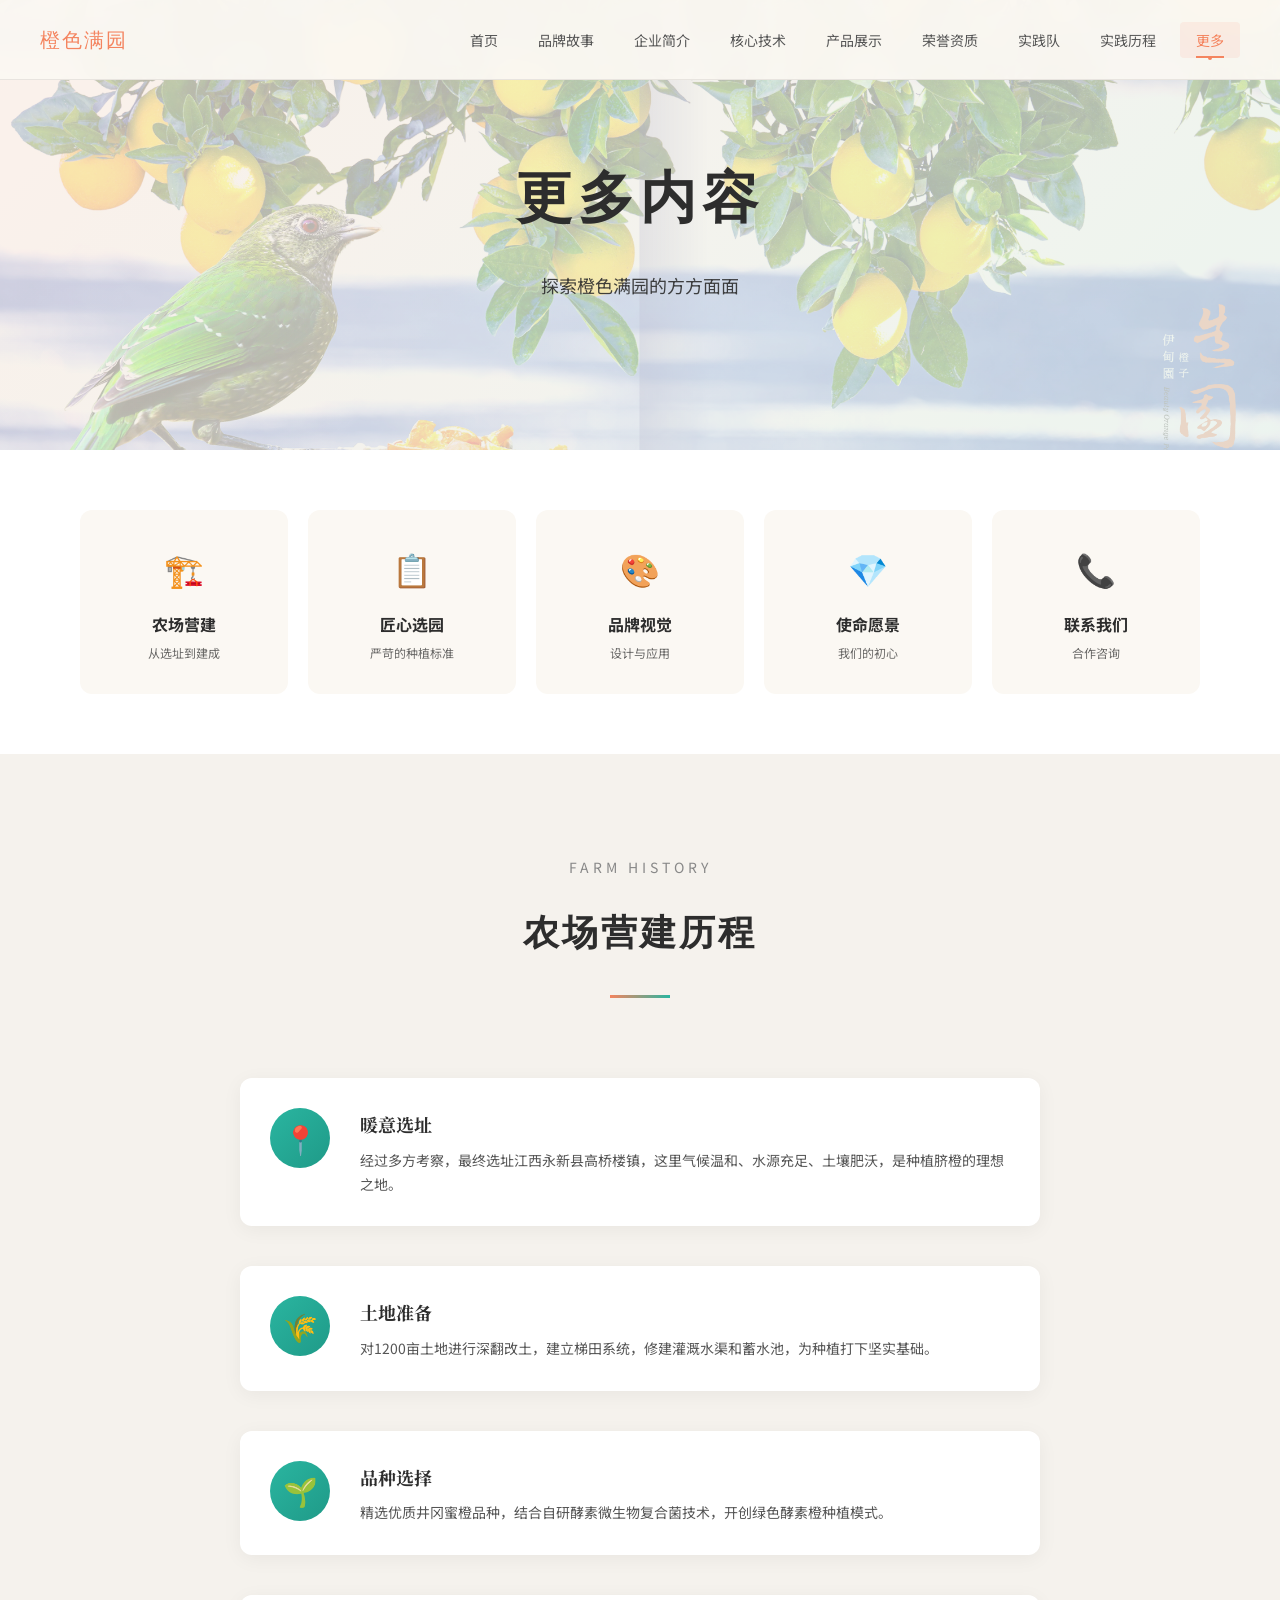
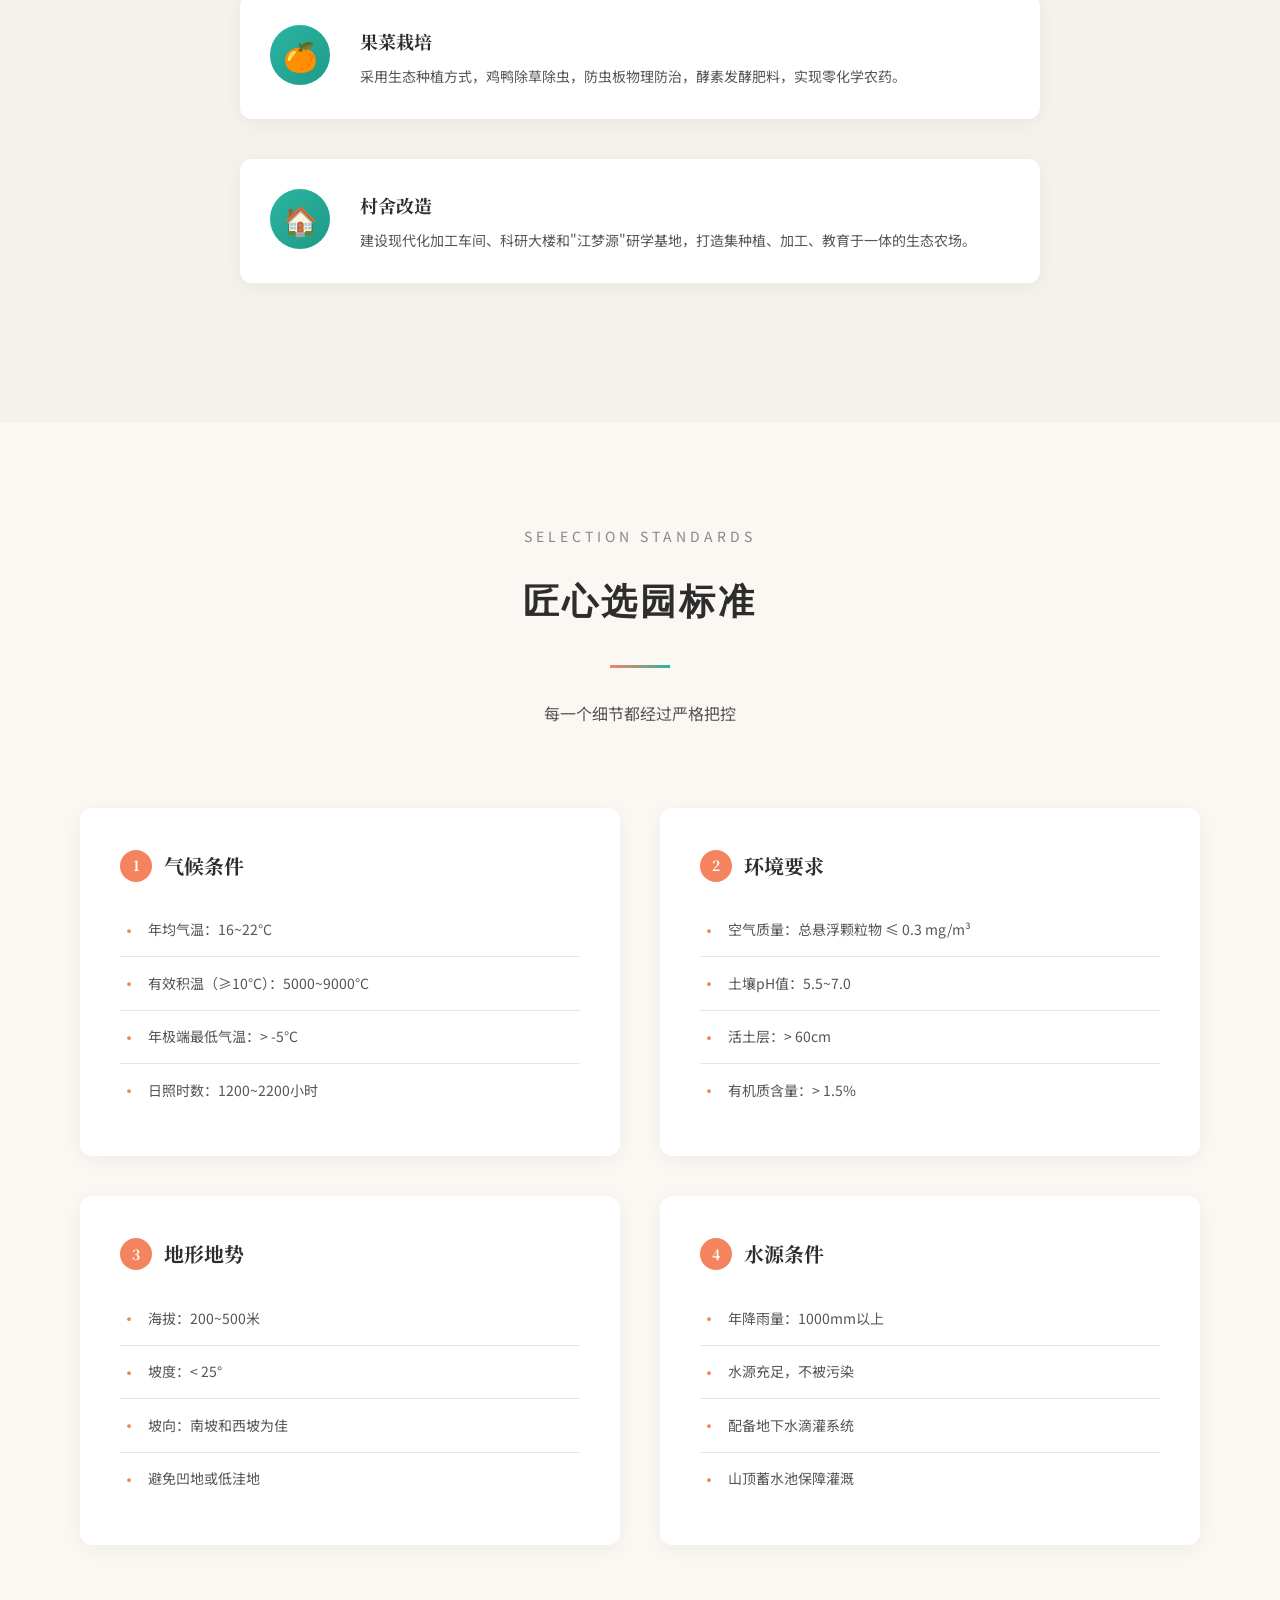
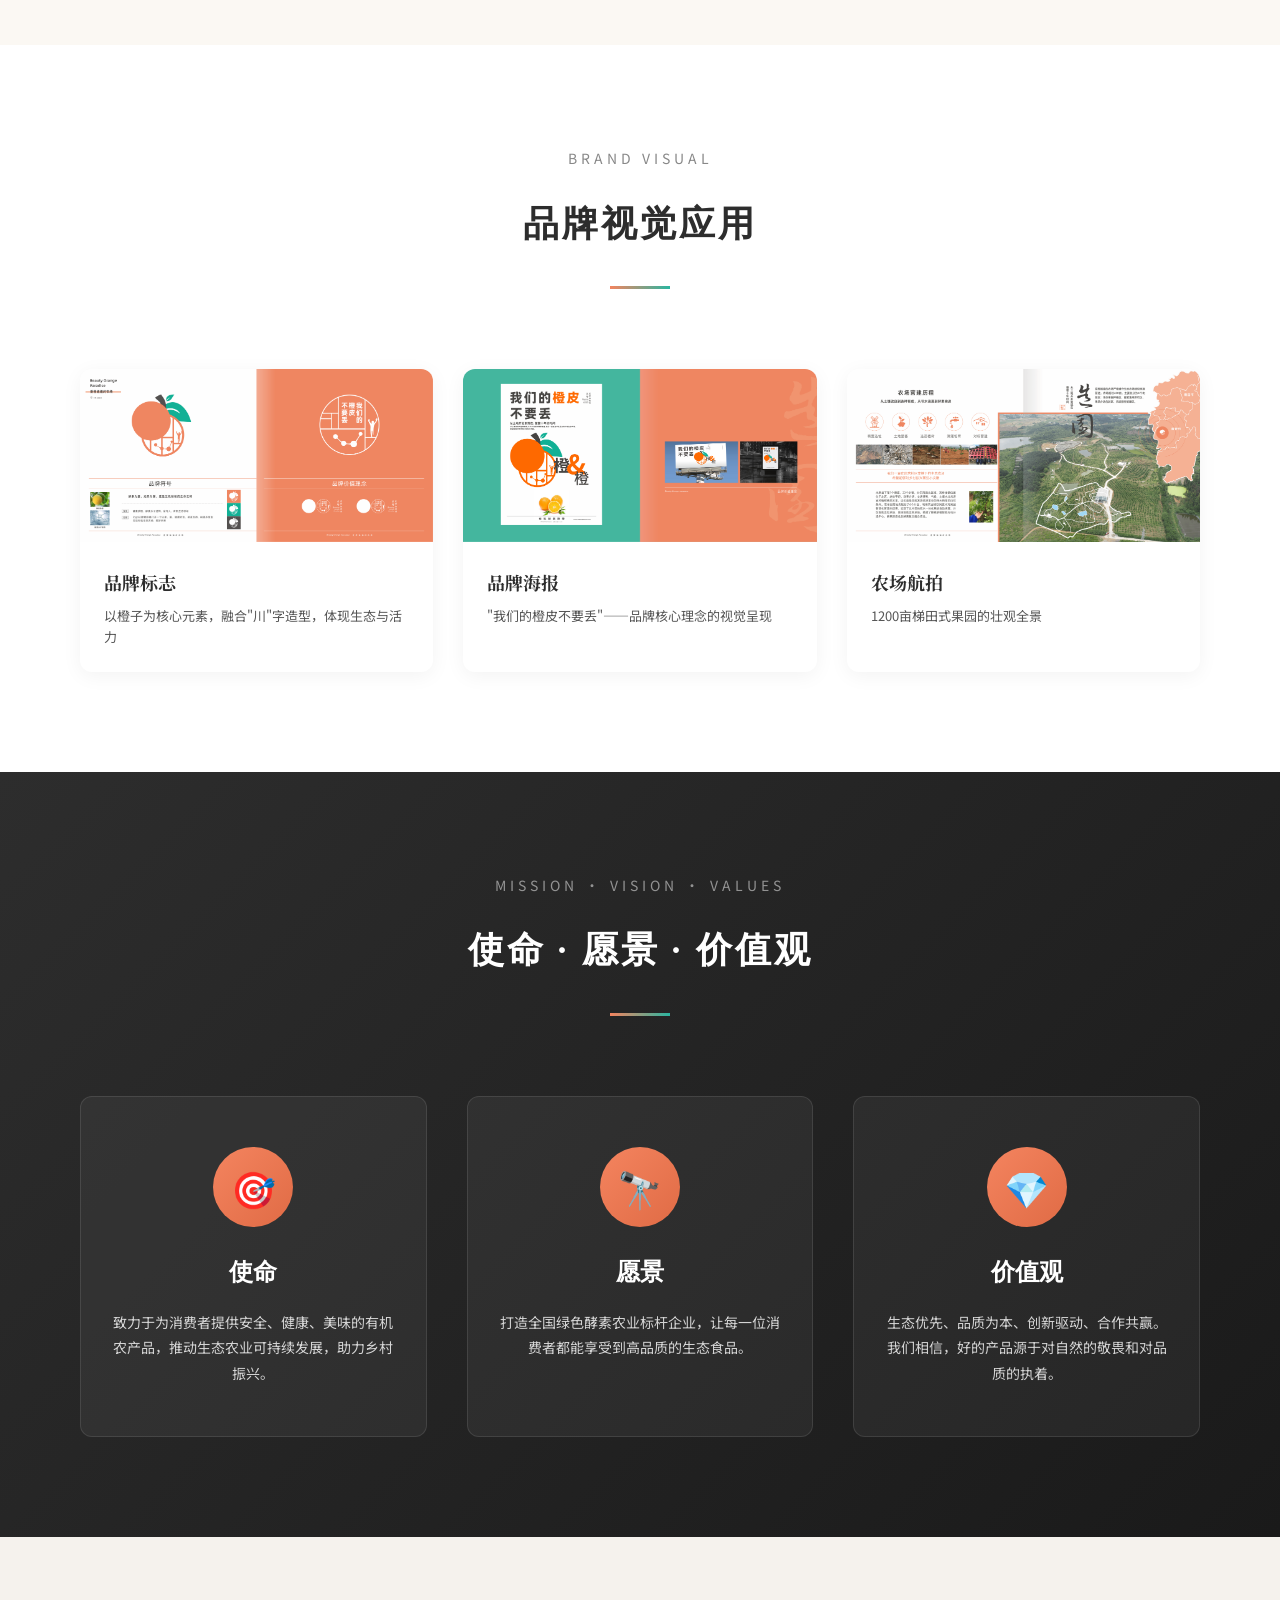
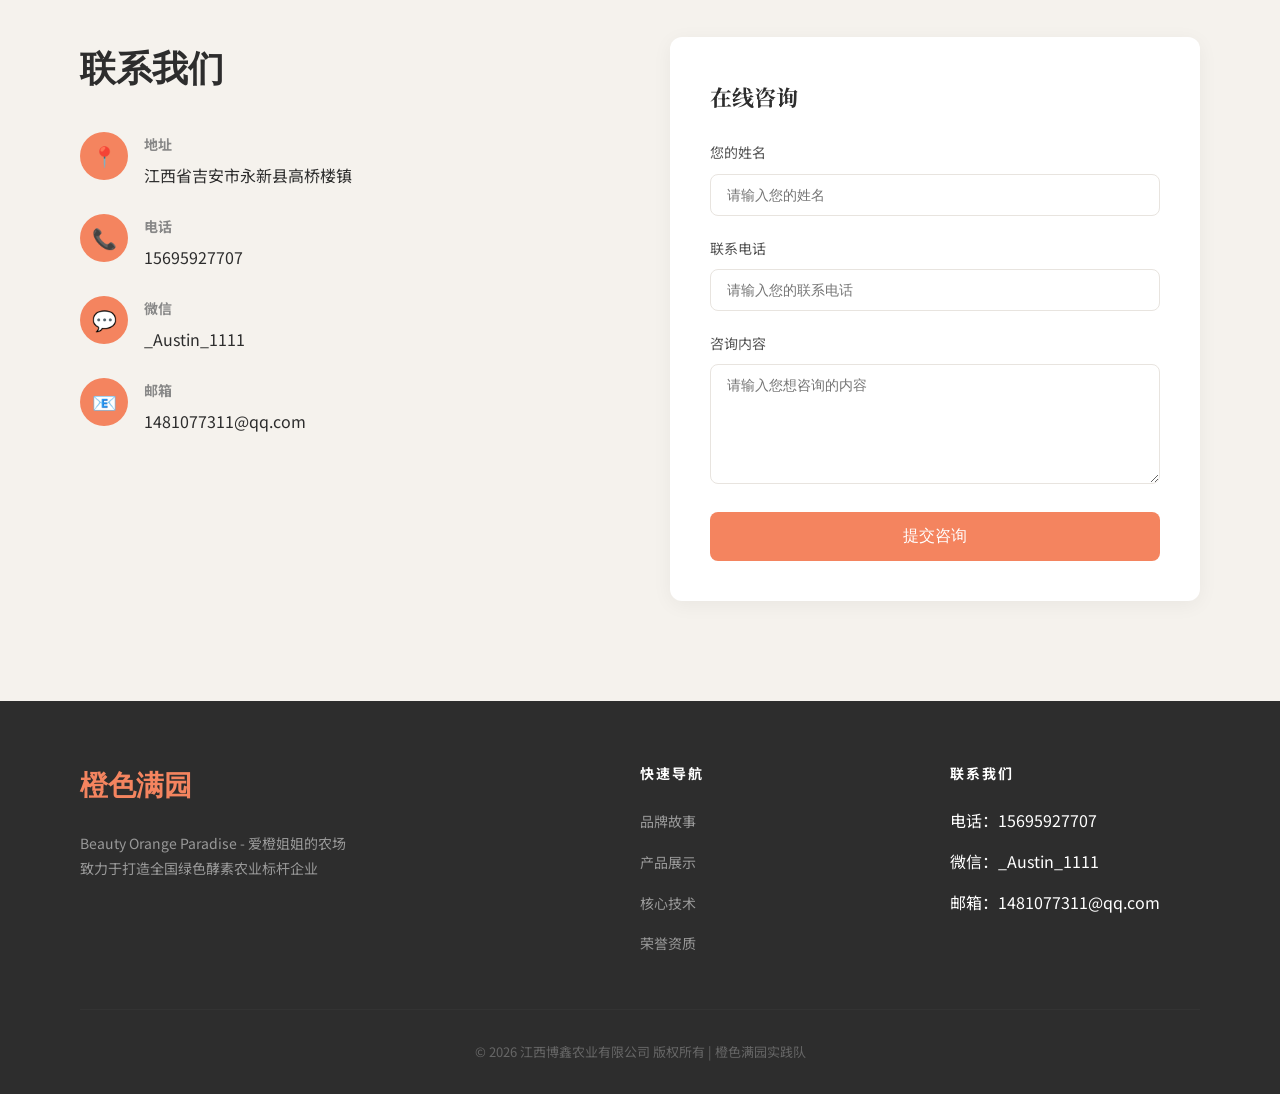
<file: more.html>
<!DOCTYPE html>
<html lang="zh-CN">
<head>
  <meta charset="UTF-8">
  <meta name="viewport" content="width=device-width, initial-scale=1.0">
  <title>更多 - 橙色满园</title>
  <link rel="stylesheet" href="css/global.css">
  <link href="https://fonts.googleapis.com/css2?family=Noto+Serif+SC:wght@400;600;700&family=Noto+Sans+SC:wght@300;400;500;700&display=swap" rel="stylesheet">
  <style>
    .more-hero {
      min-height: 50vh;
      background: linear-gradient(135deg, rgba(244, 132, 95, 0.1) 0%, rgba(42, 181, 160, 0.1) 100%);
      display: flex;
      align-items: center;
      justify-content: center;
      text-align: center;
      color: var(--text-dark);
      position: relative;
      overflow: hidden;
    }

    .more-hero-bg {
      position: absolute;
      top: 0;
      left: 0;
      right: 0;
      bottom: 0;
    }

    .more-hero-bg img {
      width: 100%;
      height: 100%;
      object-fit: cover;
      opacity: 0.25;
    }

    .more-hero h1 {
      font-family: var(--font-display);
      font-size: 56px;
      margin-bottom: 20px;
      letter-spacing: 6px;
    }

    .more-hero p {
      font-size: 18px;
      opacity: 0.9;
    }

    /* Section Navigation */
    .section-nav {
      padding: 60px 0;
      background: var(--bg-white);
    }

    .nav-grid {
      display: grid;
      grid-template-columns: repeat(5, 1fr);
      gap: 20px;
    }

    .nav-item {
      padding: 30px 20px;
      background: var(--bg-cream);
      border-radius: 12px;
      text-align: center;
      cursor: pointer;
      transition: all 0.3s ease;
      text-decoration: none;
      color: inherit;
    }

    .nav-item:hover {
      background: var(--orange);
      color: white;
      transform: translateY(-3px);
    }

    .nav-item-icon {
      font-size: 32px;
      margin-bottom: 12px;
    }

    .nav-item h4 {
      font-size: 16px;
      margin-bottom: 4px;
    }

    .nav-item p {
      font-size: 12px;
      opacity: 0.7;
    }

    /* Farm History */
    .farm-history {
      padding: 100px 0;
      background: var(--bg-light);
    }

    .history-content {
      max-width: 800px;
      margin: 0 auto;
    }

    .history-item {
      display: flex;
      gap: 30px;
      margin-bottom: 40px;
      padding: 30px;
      background: white;
      border-radius: 12px;
      box-shadow: 0 4px 20px rgba(0, 0, 0, 0.05);
    }

    .history-icon {
      width: 60px;
      height: 60px;
      background: linear-gradient(135deg, var(--green), var(--green-dark));
      border-radius: 50%;
      display: flex;
      align-items: center;
      justify-content: center;
      font-size: 28px;
      flex-shrink: 0;
    }

    .history-text h3 {
      font-family: var(--font-heading);
      font-size: 18px;
      color: var(--text-dark);
      margin-bottom: 8px;
    }

    .history-text p {
      font-size: 14px;
      color: var(--text-medium);
      line-height: 1.7;
    }

    /* Selection Standards */
    .selection-standards {
      padding: 100px 0;
    }

    .standards-grid {
      display: grid;
      grid-template-columns: repeat(2, 1fr);
      gap: 40px;
    }

    .standard-card {
      padding: 40px;
      background: white;
      border-radius: 12px;
      box-shadow: 0 4px 20px rgba(0, 0, 0, 0.05);
    }

    .standard-card h3 {
      font-family: var(--font-heading);
      font-size: 20px;
      color: var(--text-dark);
      margin-bottom: 20px;
      display: flex;
      align-items: center;
      gap: 12px;
    }

    .standard-card h3 span {
      width: 32px;
      height: 32px;
      background: var(--orange);
      color: white;
      border-radius: 50%;
      display: flex;
      align-items: center;
      justify-content: center;
      font-size: 14px;
    }

    .standard-list {
      list-style: none;
    }

    .standard-list li {
      padding: 10px 0;
      border-bottom: 1px solid var(--border-light);
      font-size: 14px;
      color: var(--text-medium);
      display: flex;
      align-items: center;
      gap: 10px;
    }

    .standard-list li:last-child {
      border-bottom: none;
    }

    .standard-list li::before {
      content: '•';
      color: var(--orange);
      font-size: 18px;
    }

    /* Brand Visual */
    .brand-visual {
      padding: 100px 0;
      background: var(--bg-white);
    }

    .visual-grid {
      display: grid;
      grid-template-columns: repeat(3, 1fr);
      gap: 30px;
    }

    .visual-card {
      border-radius: 12px;
      overflow: hidden;
      box-shadow: 0 4px 20px rgba(0, 0, 0, 0.05);
    }

    .visual-card img {
      width: 100%;
      aspect-ratio: 2268 / 1106;
      object-fit: cover;
    }

    .visual-card-content {
      padding: 24px;
    }

    .visual-card-content h4 {
      font-family: var(--font-heading);
      font-size: 18px;
      color: var(--text-dark);
      margin-bottom: 8px;
    }

    .visual-card-content p {
      font-size: 13px;
      color: var(--text-medium);
      line-height: 1.6;
    }

    /* Media Section */
    .media-section {
      padding: 100px 0;
    }

    .media-grid {
      display: grid;
      grid-template-columns: repeat(2, 1fr);
      gap: 30px;
    }

    .media-card {
      display: flex;
      gap: 20px;
      padding: 24px;
      background: white;
      border-radius: 12px;
      box-shadow: 0 4px 20px rgba(0, 0, 0, 0.05);
      transition: all 0.3s ease;
    }

    .media-card:hover {
      transform: translateX(5px);
      box-shadow: 0 8px 30px rgba(0, 0, 0, 0.1);
    }

    .media-card-icon {
      width: 50px;
      height: 50px;
      background: linear-gradient(135deg, var(--green), var(--green-dark));
      border-radius: 10px;
      display: flex;
      align-items: center;
      justify-content: center;
      color: white;
      font-size: 22px;
      flex-shrink: 0;
    }

    .media-card-content h4 {
      font-size: 15px;
      color: var(--text-dark);
      margin-bottom: 6px;
    }

    .media-card-content p {
      font-size: 13px;
      color: var(--text-medium);
      line-height: 1.5;
      margin-bottom: 8px;
    }

    .media-card-content a {
      font-size: 13px;
      color: var(--orange);
    }

    /* Mission Vision Values */
    .mvv-section {
      padding: 100px 0;
      background: linear-gradient(135deg, var(--text-dark) 0%, #1a1a1a 100%);
      color: white;
    }

    .mvv-grid {
      display: grid;
      grid-template-columns: repeat(3, 1fr);
      gap: 40px;
    }

    .mvv-card {
      padding: 50px 30px;
      background: rgba(255, 255, 255, 0.05);
      border-radius: 12px;
      border: 1px solid rgba(255, 255, 255, 0.1);
      text-align: center;
    }

    .mvv-icon {
      width: 80px;
      height: 80px;
      margin: 0 auto 24px;
      background: linear-gradient(135deg, var(--orange), var(--orange-dark));
      border-radius: 50%;
      display: flex;
      align-items: center;
      justify-content: center;
      font-size: 36px;
    }

    .mvv-card h3 {
      font-family: var(--font-display);
      font-size: 24px;
      margin-bottom: 16px;
    }

    .mvv-card p {
      font-size: 14px;
      opacity: 0.8;
      line-height: 1.8;
    }

    /* Contact Section */
    .contact-section {
      padding: 100px 0;
      background: var(--bg-light);
    }

    .contact-grid {
      display: grid;
      grid-template-columns: 1fr 1fr;
      gap: 60px;
    }

    .contact-info h2 {
      font-family: var(--font-display);
      font-size: 36px;
      color: var(--text-dark);
      margin-bottom: 30px;
    }

    .contact-item {
      display: flex;
      gap: 16px;
      margin-bottom: 24px;
    }

    .contact-icon {
      width: 48px;
      height: 48px;
      background: var(--orange);
      border-radius: 50%;
      display: flex;
      align-items: center;
      justify-content: center;
      color: white;
      font-size: 20px;
      flex-shrink: 0;
    }

    .contact-text h4 {
      font-size: 14px;
      color: var(--text-light);
      margin-bottom: 4px;
    }

    .contact-text p {
      font-size: 16px;
      color: var(--text-dark);
    }

    .contact-form {
      padding: 40px;
      background: white;
      border-radius: 12px;
      box-shadow: 0 4px 20px rgba(0, 0, 0, 0.05);
    }

    .contact-form h3 {
      font-family: var(--font-heading);
      font-size: 22px;
      color: var(--text-dark);
      margin-bottom: 24px;
    }

    .form-group {
      margin-bottom: 20px;
    }

    .form-group label {
      display: block;
      font-size: 14px;
      color: var(--text-medium);
      margin-bottom: 8px;
    }

    .form-group input,
    .form-group textarea {
      width: 100%;
      padding: 12px 16px;
      border: 1px solid var(--border-light);
      border-radius: 8px;
      font-size: 14px;
      transition: border-color 0.3s ease;
    }

    .form-group input:focus,
    .form-group textarea:focus {
      outline: none;
      border-color: var(--orange);
    }

    .form-group textarea {
      min-height: 120px;
      resize: vertical;
    }

    .form-submit {
      width: 100%;
      padding: 14px;
      background: var(--orange);
      color: white;
      border: none;
      border-radius: 8px;
      font-size: 16px;
      cursor: pointer;
      transition: background 0.3s ease;
    }

    .form-submit:hover {
      background: var(--orange-dark);
    }
  </style>
</head>
<body>
  <!-- Navigation -->
  <nav class="nav">
    <div class="nav-inner">
      <a href="index.html" class="nav-logo">
        <span class="nav-logo-text">橙色满园</span>
      </a>
      <button class="nav-menu-btn" aria-label="菜单"><span></span><span></span><span></span></button>
      <ul class="nav-links">
        <li><a href="index.html">首页</a></li>
        <li><a href="brand-story.html">品牌故事</a></li>
        <li><a href="company.html">企业简介</a></li>
        <li><a href="technology.html">核心技术</a></li>
        <li><a href="products.html">产品展示</a></li>
        <li><a href="honors.html">荣誉资质</a></li>
        <li><a href="team.html">实践队</a></li>
        <li><a href="timeline.html">实践历程</a></li>
        <li><a href="more.html" class="active">更多</a></li>
      </ul>
    </div>
  </nav>

  <!-- Hero -->
  <section class="more-hero">
    <div class="more-hero-bg">
      <img src="img/farm/page_04.png" alt="更多背景">
    </div>
    <div style="position: relative; z-index: 1;">
      <h1>更多内容</h1>
      <p>探索橙色满园的方方面面</p>
    </div>
  </section>

  <!-- Section Navigation -->
  <section class="section-nav">
    <div class="container">
      <div class="nav-grid">
        <a href="#farm-history" class="nav-item">
          <div class="nav-item-icon">🏗️</div>
          <h4>农场营建</h4>
          <p>从选址到建成</p>
        </a>
        <a href="#selection" class="nav-item">
          <div class="nav-item-icon">📋</div>
          <h4>匠心选园</h4>
          <p>严苛的种植标准</p>
        </a>
        <a href="#visual" class="nav-item">
          <div class="nav-item-icon">🎨</div>
          <h4>品牌视觉</h4>
          <p>设计与应用</p>
        </a>
        <a href="#mvv" class="nav-item">
          <div class="nav-item-icon">💎</div>
          <h4>使命愿景</h4>
          <p>我们的初心</p>
        </a>
        <a href="#contact" class="nav-item">
          <div class="nav-item-icon">📞</div>
          <h4>联系我们</h4>
          <p>合作咨询</p>
        </a>
      </div>
    </div>
  </section>

  <!-- Farm History -->
  <section id="farm-history" class="farm-history">
    <div class="container">
      <div class="section-header visible">
        <p class="en-title">FARM HISTORY</p>
        <h2>农场营建历程</h2>
        <div class="deco-line"></div>
      </div>

      <div class="history-content">
        <div class="history-item">
          <div class="history-icon">📍</div>
          <div class="history-text">
            <h3>暖意选址</h3>
            <p>经过多方考察，最终选址江西永新县高桥楼镇，这里气候温和、水源充足、土壤肥沃，是种植脐橙的理想之地。</p>
          </div>
        </div>
        <div class="history-item">
          <div class="history-icon">🌾</div>
          <div class="history-text">
            <h3>土地准备</h3>
            <p>对1200亩土地进行深翻改土，建立梯田系统，修建灌溉水渠和蓄水池，为种植打下坚实基础。</p>
          </div>
        </div>
        <div class="history-item">
          <div class="history-icon">🌱</div>
          <div class="history-text">
            <h3>品种选择</h3>
            <p>精选优质井冈蜜橙品种，结合自研酵素微生物复合菌技术，开创绿色酵素橙种植模式。</p>
          </div>
        </div>
        <div class="history-item">
          <div class="history-icon">🍊</div>
          <div class="history-text">
            <h3>果菜栽培</h3>
            <p>采用生态种植方式，鸡鸭除草除虫，防虫板物理防治，酵素发酵肥料，实现零化学农药。</p>
          </div>
        </div>
        <div class="history-item">
          <div class="history-icon">🏠</div>
          <div class="history-text">
            <h3>村舍改造</h3>
            <p>建设现代化加工车间、科研大楼和"江梦源"研学基地，打造集种植、加工、教育于一体的生态农场。</p>
          </div>
        </div>
      </div>
    </div>
  </section>

  <!-- Selection Standards -->
  <section id="selection" class="selection-standards">
    <div class="container">
      <div class="section-header visible">
        <p class="en-title">SELECTION STANDARDS</p>
        <h2>匠心选园标准</h2>
        <div class="deco-line"></div>
        <p>每一个细节都经过严格把控</p>
      </div>

      <div class="standards-grid">
        <div class="standard-card">
          <h3><span>1</span>气候条件</h3>
          <ul class="standard-list">
            <li>年均气温：16~22°C</li>
            <li>有效积温（≥10°C）：5000~9000°C</li>
            <li>年极端最低气温：> -5°C</li>
            <li>日照时数：1200~2200小时</li>
          </ul>
        </div>
        <div class="standard-card">
          <h3><span>2</span>环境要求</h3>
          <ul class="standard-list">
            <li>空气质量：总悬浮颗粒物 ≤ 0.3 mg/m³</li>
            <li>土壤pH值：5.5~7.0</li>
            <li>活土层：> 60cm</li>
            <li>有机质含量：> 1.5%</li>
          </ul>
        </div>
        <div class="standard-card">
          <h3><span>3</span>地形地势</h3>
          <ul class="standard-list">
            <li>海拔：200~500米</li>
            <li>坡度：< 25°</li>
            <li>坡向：南坡和西坡为佳</li>
            <li>避免凹地或低洼地</li>
          </ul>
        </div>
        <div class="standard-card">
          <h3><span>4</span>水源条件</h3>
          <ul class="standard-list">
            <li>年降雨量：1000mm以上</li>
            <li>水源充足，不被污染</li>
            <li>配备地下水滴灌系统</li>
            <li>山顶蓄水池保障灌溉</li>
          </ul>
        </div>
      </div>
    </div>
  </section>

  <!-- Brand Visual -->
  <section id="visual" class="brand-visual">
    <div class="container">
      <div class="section-header visible">
        <p class="en-title">BRAND VISUAL</p>
        <h2>品牌视觉应用</h2>
        <div class="deco-line"></div>
      </div>

      <div class="visual-grid">
        <div class="visual-card">
          <img src="img/farm/page_06.png" alt="品牌标志">
          <div class="visual-card-content">
            <h4>品牌标志</h4>
            <p>以橙子为核心元素，融合"川"字造型，体现生态与活力</p>
          </div>
        </div>
        <div class="visual-card">
          <img src="img/farm/page_07.png" alt="品牌海报">
          <div class="visual-card-content">
            <h4>品牌海报</h4>
            <p>"我们的橙皮不要丢"——品牌核心理念的视觉呈现</p>
          </div>
        </div>
        <div class="visual-card">
          <img src="img/farm/page_08.png" alt="农场全景">
          <div class="visual-card-content">
            <h4>农场航拍</h4>
            <p>1200亩梯田式果园的壮观全景</p>
          </div>
        </div>
      </div>
    </div>
  </section>

  <!-- Mission Vision Values -->
  <section id="mvv" class="mvv-section">
    <div class="container">
      <div class="section-header visible">
        <p class="en-title" style="color: rgba(255,255,255,0.5);">MISSION · VISION · VALUES</p>
        <h2 style="color: white;">使命 · 愿景 · 价值观</h2>
        <div class="deco-line"></div>
      </div>

      <div class="mvv-grid">
        <div class="mvv-card">
          <div class="mvv-icon">🎯</div>
          <h3>使命</h3>
          <p>致力于为消费者提供安全、健康、美味的有机农产品，推动生态农业可持续发展，助力乡村振兴。</p>
        </div>
        <div class="mvv-card">
          <div class="mvv-icon">🔭</div>
          <h3>愿景</h3>
          <p>打造全国绿色酵素农业标杆企业，让每一位消费者都能享受到高品质的生态食品。</p>
        </div>
        <div class="mvv-card">
          <div class="mvv-icon">💎</div>
          <h3>价值观</h3>
          <p>生态优先、品质为本、创新驱动、合作共赢。我们相信，好的产品源于对自然的敬畏和对品质的执着。</p>
        </div>
      </div>
    </div>
  </section>

  <!-- Contact -->
  <section id="contact" class="contact-section">
    <div class="container">
      <div class="contact-grid">
        <div class="contact-info">
          <h2>联系我们</h2>

          <div class="contact-item">
            <div class="contact-icon">📍</div>
            <div class="contact-text">
              <h4>地址</h4>
              <p>江西省吉安市永新县高桥楼镇</p>
            </div>
          </div>

          <div class="contact-item">
            <div class="contact-icon">📞</div>
            <div class="contact-text">
              <h4>电话</h4>
              <p>15695927707</p>
            </div>
          </div>

          <div class="contact-item">
            <div class="contact-icon">💬</div>
            <div class="contact-text">
              <h4>微信</h4>
              <p>_Austin_1111</p>
            </div>
          </div>

          <div class="contact-item">
            <div class="contact-icon">📧</div>
            <div class="contact-text">
              <h4>邮箱</h4>
              <p>1481077311@qq.com</p>
            </div>
          </div>
        </div>

        <div class="contact-form">
          <h3>在线咨询</h3>
          <form>
            <div class="form-group">
              <label>您的姓名</label>
              <input type="text" placeholder="请输入您的姓名">
            </div>
            <div class="form-group">
              <label>联系电话</label>
              <input type="tel" placeholder="请输入您的联系电话">
            </div>
            <div class="form-group">
              <label>咨询内容</label>
              <textarea placeholder="请输入您想咨询的内容"></textarea>
            </div>
            <button type="submit" class="form-submit">提交咨询</button>
          </form>
        </div>
      </div>
    </div>
  </section>

  <!-- Footer -->
  <footer class="footer">
    <div class="container">
      <div class="footer-content">
        <div class="footer-brand">
          <h3>橙色满园</h3>
          <p>Beauty Orange Paradise - 爱橙姐姐的农场<br>致力于打造全国绿色酵素农业标杆企业</p>
        </div>
        <div class="footer-links">
          <h4>快速导航</h4>
          <ul>
            <li><a href="brand-story.html">品牌故事</a></li>
            <li><a href="products.html">产品展示</a></li>
            <li><a href="technology.html">核心技术</a></li>
            <li><a href="honors.html">荣誉资质</a></li>
          </ul>
        </div>
        <div class="footer-links">
          <h4>联系我们</h4>
          <ul>
            <li>电话：15695927707</li>
            <li>微信：_Austin_1111</li>
            <li>邮箱：1481077311@qq.com</li>
          </ul>
        </div>
      </div>
      <div class="footer-bottom">
        <p>© 2026 江西博鑫农业有限公司 版权所有 | 橙色满园实践队</p>
      </div>
    </div>
  </footer>

  <script src="js/main.js"></script>
</body>
</html>
</file>
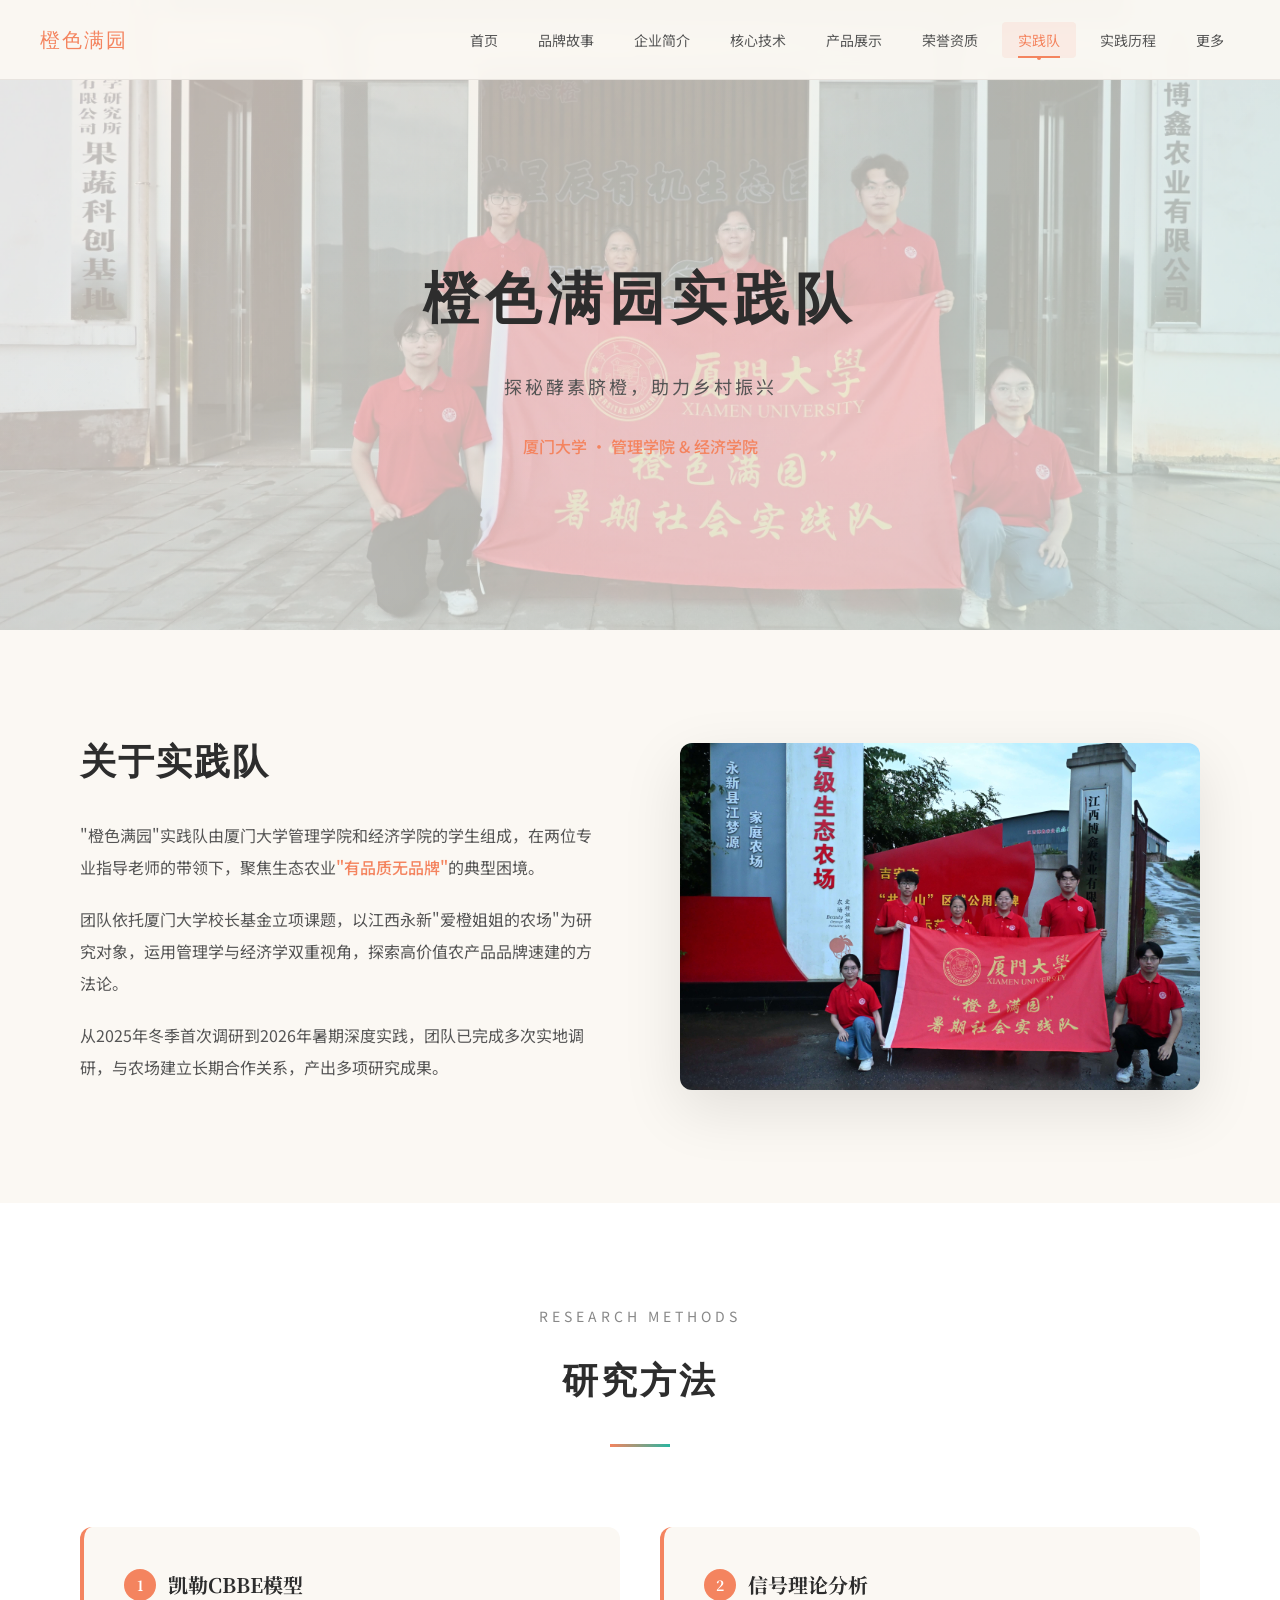
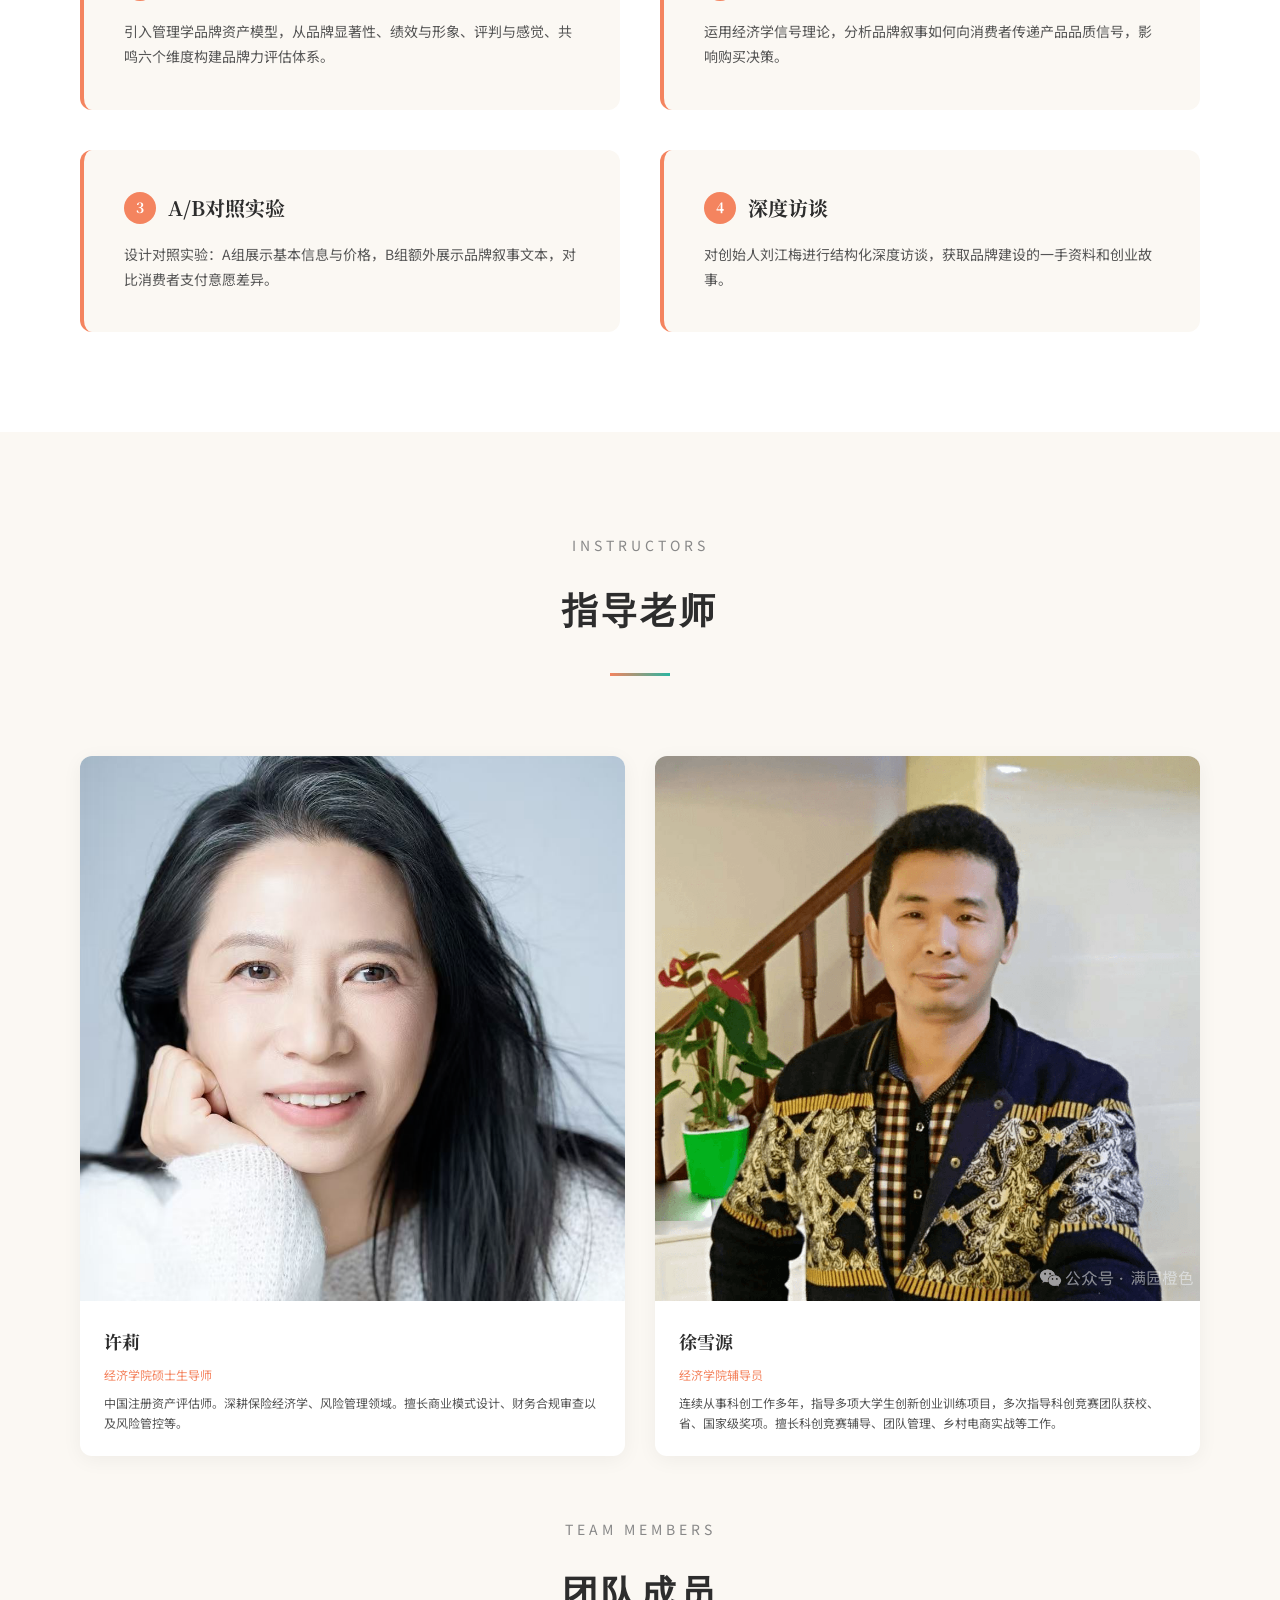
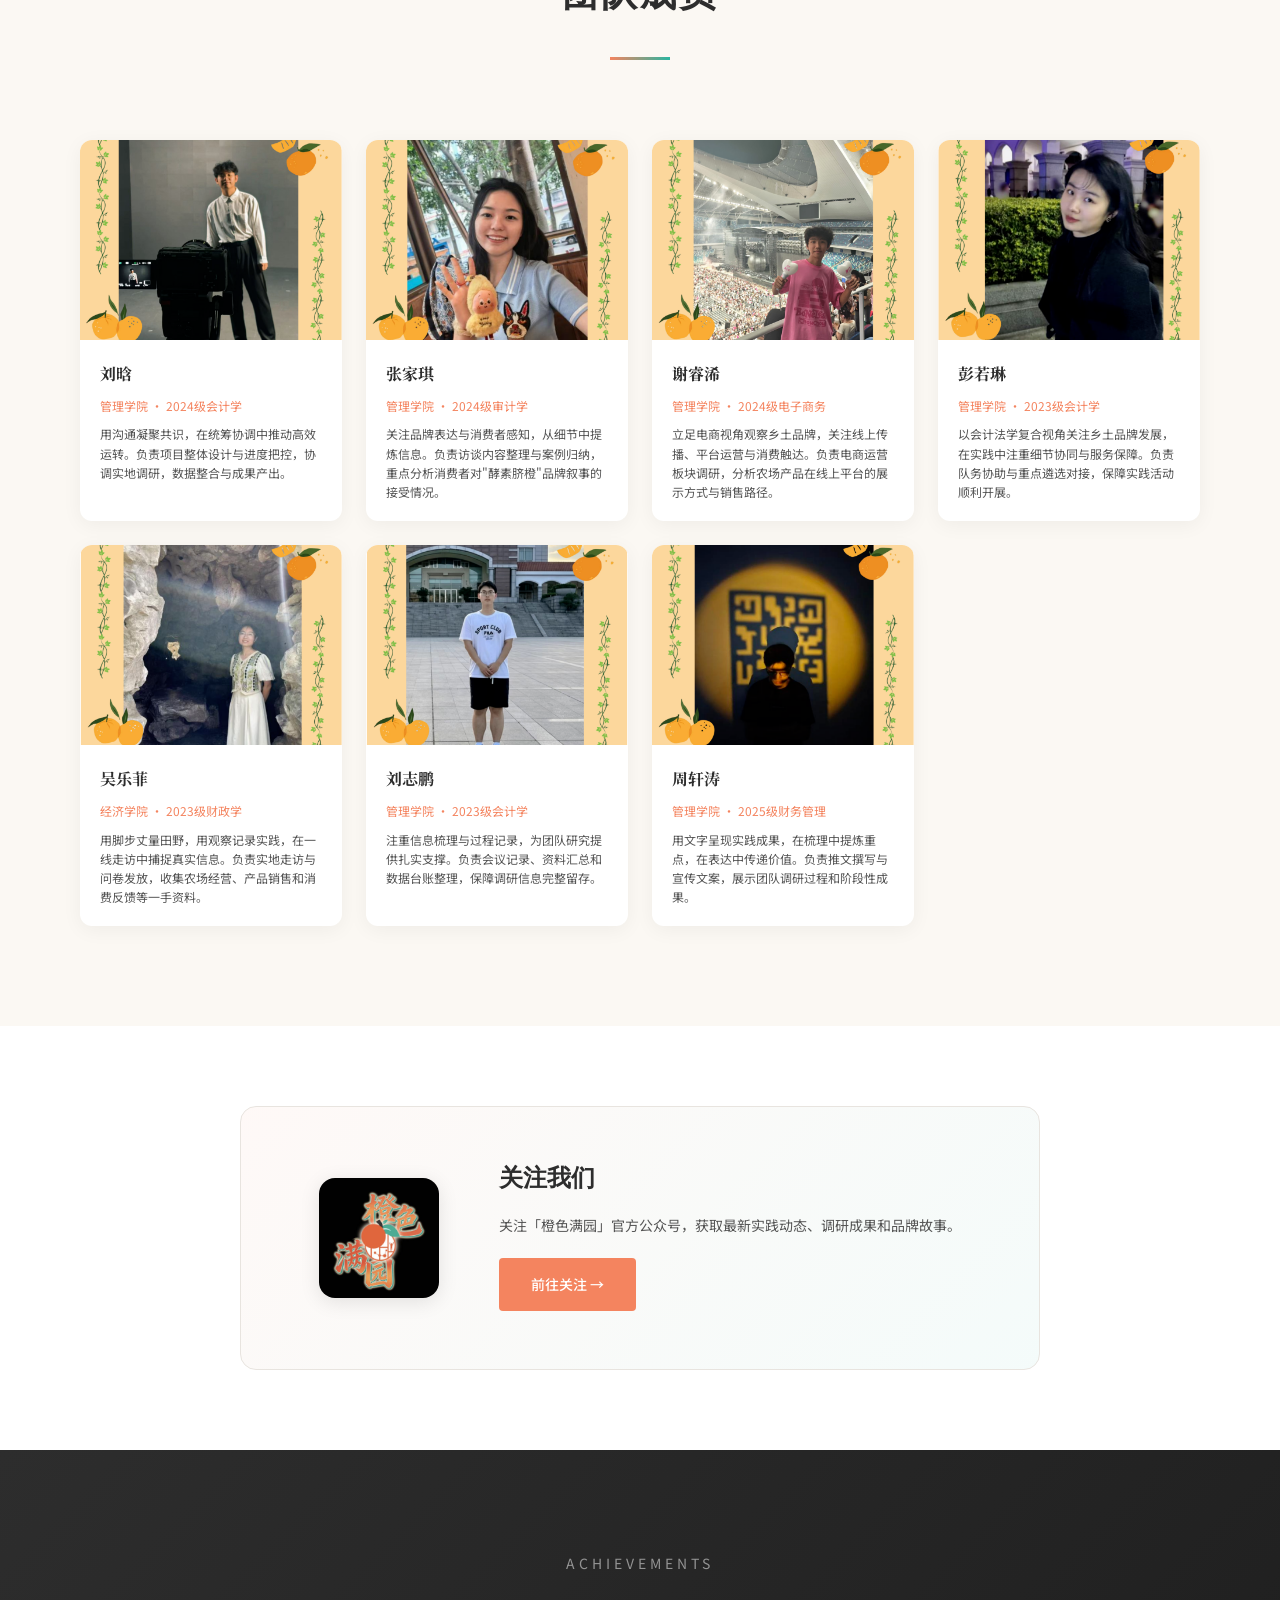
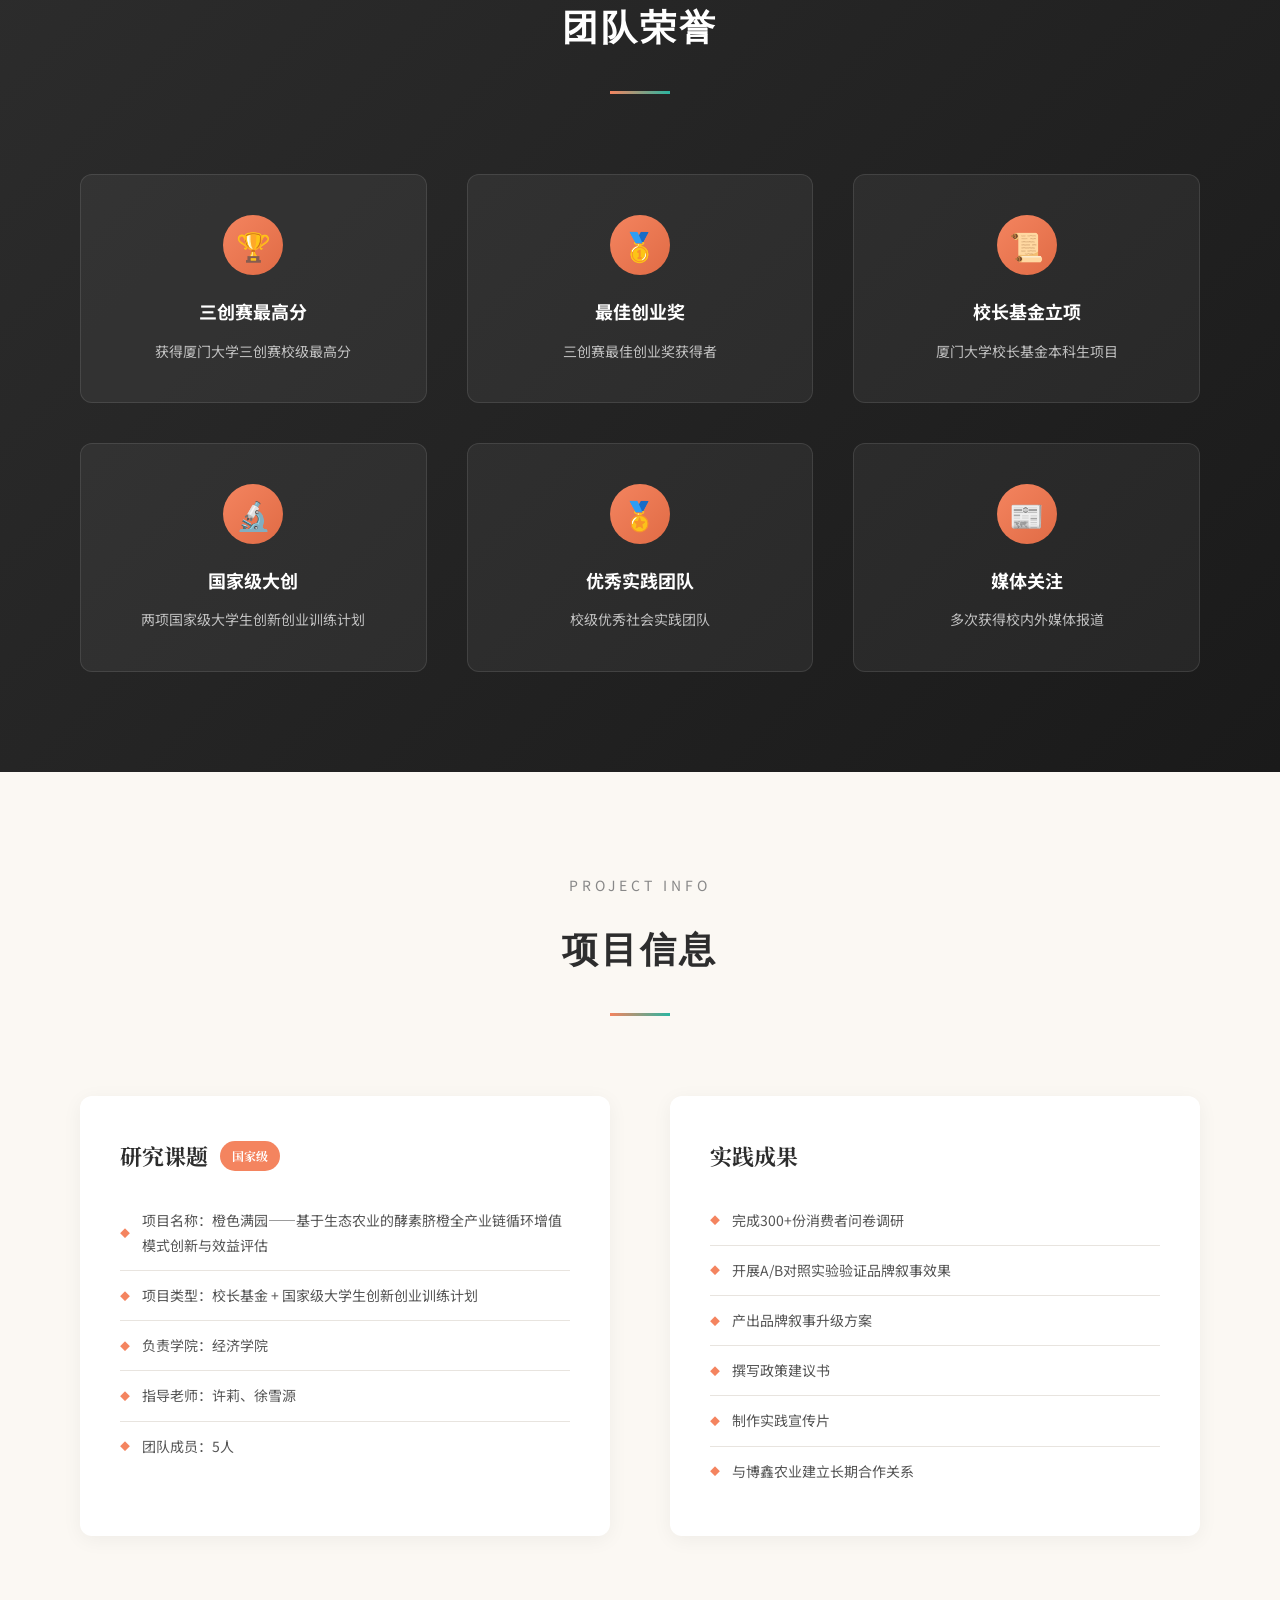
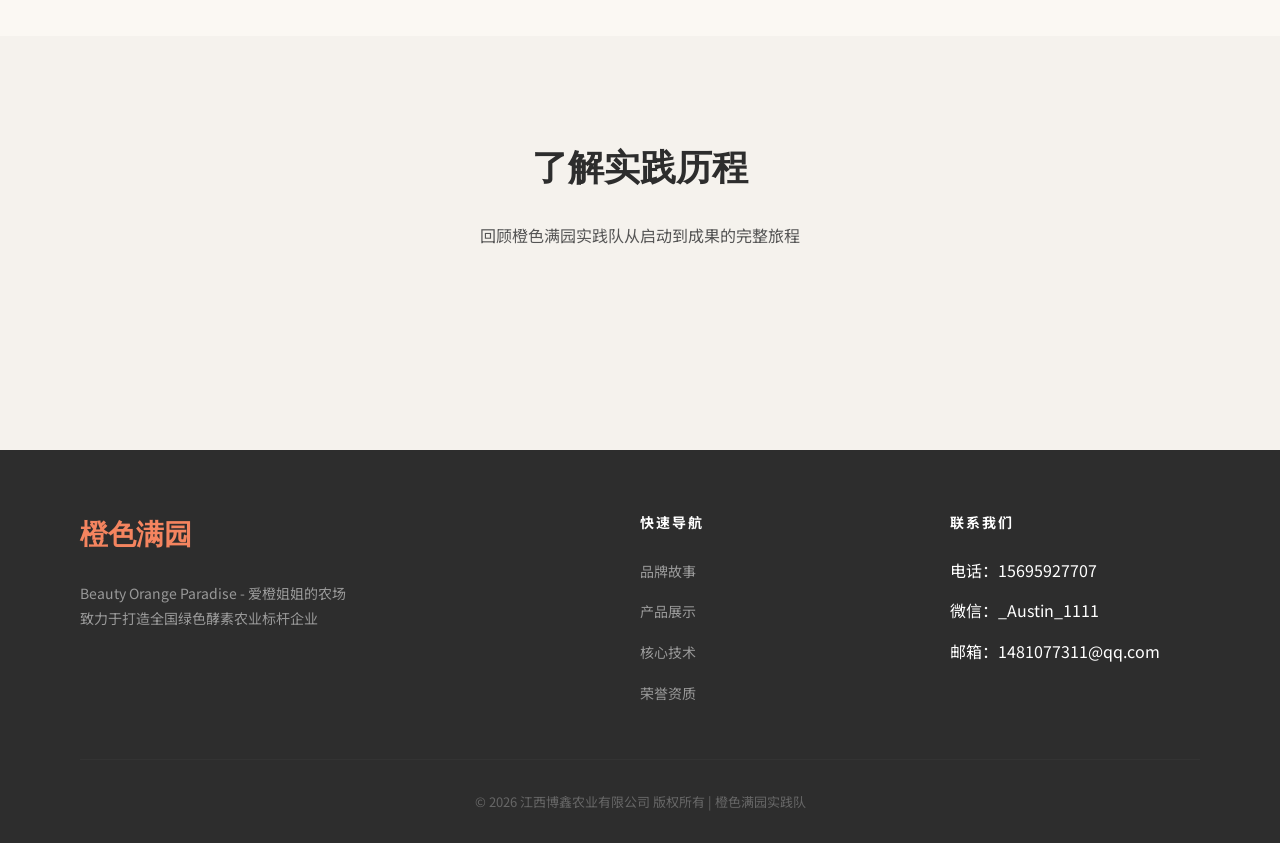
<file: team.html>
<!DOCTYPE html>
<html lang="zh-CN">
<head>
  <meta charset="UTF-8">
  <meta name="viewport" content="width=device-width, initial-scale=1.0">
  <title>实践队介绍 - 橙色满园</title>
  <link rel="stylesheet" href="css/global.css">
  <link href="https://fonts.googleapis.com/css2?family=Noto+Serif+SC:wght@400;600;700&family=Noto+Sans+SC:wght@300;400;500;700&display=swap" rel="stylesheet">
  <style>
    .team-hero {
      min-height: 70vh;
      background: linear-gradient(135deg, rgba(244, 132, 95, 0.1) 0%, rgba(42, 181, 160, 0.1) 100%);
      display: flex;
      align-items: center;
      position: relative;
      overflow: hidden;
    }

    .team-hero-bg {
      position: absolute;
      top: 0;
      left: 0;
      right: 0;
      bottom: 0;
    }

    .team-hero-bg img {
      width: 100%;
      height: 100%;
      object-fit: cover;
      opacity: 0.25;
    }

    .team-hero-content {
      position: relative;
      z-index: 1;
      max-width: 900px;
      margin: 0 auto;
      padding: 160px 40px 80px;
      text-align: center;
    }

    .team-hero h1 {
      font-family: var(--font-display);
      font-size: 56px;
      color: var(--text-dark);
      margin-bottom: 20px;
      letter-spacing: 6px;
    }

    .team-hero .tagline {
      font-size: 18px;
      color: var(--text-medium);
      letter-spacing: 3px;
      margin-bottom: 30px;
    }

    .team-hero .university {
      font-size: 16px;
      color: var(--orange);
      font-weight: 500;
    }

    /* Team Overview */
    .team-overview {
      padding: 100px 0;
    }

    .overview-grid {
      display: grid;
      grid-template-columns: 1fr 1fr;
      gap: 80px;
      align-items: center;
    }

    .overview-content h2 {
      font-family: var(--font-display);
      font-size: 36px;
      color: var(--text-dark);
      margin-bottom: 24px;
      letter-spacing: 2px;
    }

    .overview-content p {
      font-size: 16px;
      color: var(--text-medium);
      line-height: 2;
      margin-bottom: 20px;
    }

    .overview-content .highlight {
      color: var(--orange);
      font-weight: 500;
    }

    .overview-image {
      border-radius: 12px;
      overflow: hidden;
      box-shadow: 0 20px 60px rgba(0, 0, 0, 0.1);
    }

    .overview-image img {
      width: 100%;
      aspect-ratio: 3 / 2;
      object-fit: cover;
    }

    /* Research Methods */
    .research-methods {
      padding: 100px 0;
      background: var(--bg-white);
    }

    .methods-grid {
      display: grid;
      grid-template-columns: repeat(2, 1fr);
      gap: 40px;
    }

    .method-card {
      padding: 40px;
      background: var(--bg-cream);
      border-radius: 12px;
      border-left: 4px solid var(--orange);
    }

    .method-card h3 {
      font-family: var(--font-heading);
      font-size: 20px;
      color: var(--text-dark);
      margin-bottom: 16px;
      display: flex;
      align-items: center;
      gap: 12px;
    }

    .method-card h3 span {
      width: 32px;
      height: 32px;
      background: var(--orange);
      color: white;
      border-radius: 50%;
      display: flex;
      align-items: center;
      justify-content: center;
      font-size: 14px;
    }

    .method-card p {
      font-size: 14px;
      color: var(--text-medium);
      line-height: 1.8;
    }

    /* Team Members */
    .team-members {
      padding: 100px 0;
    }

    .instructors-grid {
      display: grid;
      grid-template-columns: repeat(2, 1fr);
      gap: 30px;
      margin-bottom: 60px;
    }

    .members-grid {
      display: grid;
      grid-template-columns: repeat(4, 1fr);
      gap: 24px;
    }

    .member-card {
      background: white;
      border-radius: 12px;
      overflow: hidden;
      box-shadow: 0 4px 20px rgba(0, 0, 0, 0.05);
      transition: all 0.3s ease;
    }

    .member-card:hover {
      transform: translateY(-5px);
      box-shadow: 0 10px 30px rgba(0, 0, 0, 0.1);
    }

    .member-photo {
      width: 100%;
      height: 200px;
      object-fit: cover;
    }

    .instructor-card .member-photo {
      height: auto;
      aspect-ratio: 1 / 1;
    }

    .member-info {
      padding: 20px;
    }

    .member-card h4 {
      font-family: var(--font-heading);
      font-size: 16px;
      color: var(--text-dark);
      margin-bottom: 6px;
    }

    .member-card .member-dept {
      font-size: 12px;
      color: var(--orange);
      margin-bottom: 8px;
    }

    .member-card .member-desc {
      font-size: 12px;
      color: var(--text-medium);
      line-height: 1.6;
    }

    .instructor-card .member-info {
      padding: 24px;
    }

    .instructor-card h4 {
      font-size: 18px;
    }

    /* Official Account */
    .official-account {
      padding: 80px 0;
      background: var(--bg-white);
    }

    .account-card {
      display: flex;
      align-items: center;
      justify-content: center;
      gap: 60px;
      max-width: 800px;
      margin: 0 auto;
      padding: 50px;
      background: linear-gradient(135deg, rgba(244, 132, 95, 0.05) 0%, rgba(42, 181, 160, 0.05) 100%);
      border-radius: 16px;
      border: 1px solid var(--border-light);
      transition: all 0.3s ease;
    }

    .account-card:hover {
      box-shadow: 0 10px 40px rgba(0, 0, 0, 0.08);
    }

    .account-logo {
      width: 120px;
      height: 120px;
      border-radius: 16px;
      object-fit: cover;
      box-shadow: 0 4px 20px rgba(0, 0, 0, 0.1);
    }

    .account-info {
      text-align: left;
    }

    .account-info h3 {
      font-family: var(--font-display);
      font-size: 24px;
      color: var(--text-dark);
      margin-bottom: 12px;
    }

    .account-info p {
      font-size: 14px;
      color: var(--text-medium);
      line-height: 1.8;
      margin-bottom: 20px;
    }

    /* Achievements */
    .team-achievements {
      padding: 100px 0;
      background: linear-gradient(135deg, var(--text-dark) 0%, #1a1a1a 100%);
      color: white;
    }

    .achievements-grid {
      display: grid;
      grid-template-columns: repeat(3, 1fr);
      gap: 40px;
    }

    .achievement-card {
      padding: 40px 30px;
      background: rgba(255, 255, 255, 0.05);
      border-radius: 12px;
      border: 1px solid rgba(255, 255, 255, 0.1);
      text-align: center;
    }

    .achievement-icon {
      width: 60px;
      height: 60px;
      margin: 0 auto 20px;
      background: linear-gradient(135deg, var(--orange), var(--orange-dark));
      border-radius: 50%;
      display: flex;
      align-items: center;
      justify-content: center;
      font-size: 28px;
    }

    .achievement-card h4 {
      font-size: 18px;
      margin-bottom: 12px;
    }

    .achievement-card p {
      font-size: 14px;
      opacity: 0.7;
      line-height: 1.6;
    }

    /* Project Info */
    .project-info {
      padding: 100px 0;
    }

    .project-grid {
      display: grid;
      grid-template-columns: 1fr 1fr;
      gap: 60px;
    }

    .project-card {
      padding: 40px;
      background: white;
      border-radius: 12px;
      box-shadow: 0 4px 20px rgba(0, 0, 0, 0.05);
    }

    .project-card h3 {
      font-family: var(--font-heading);
      font-size: 22px;
      color: var(--text-dark);
      margin-bottom: 20px;
      display: flex;
      align-items: center;
      gap: 12px;
    }

    .project-card h3 .badge {
      padding: 4px 12px;
      background: var(--orange);
      color: white;
      font-size: 12px;
      border-radius: 20px;
    }

    .project-card ul {
      list-style: none;
    }

    .project-card li {
      padding: 12px 0;
      border-bottom: 1px solid var(--border-light);
      font-size: 14px;
      color: var(--text-medium);
      display: flex;
      align-items: center;
      gap: 12px;
    }

    .project-card li:last-child {
      border-bottom: none;
    }

    .project-card li::before {
      content: '◆';
      color: var(--orange);
      font-size: 10px;
    }

    /* CTA */
    .team-cta {
      padding: 100px 0;
      text-align: center;
      background: var(--bg-light);
    }

    .team-cta h2 {
      font-family: var(--font-display);
      font-size: 36px;
      margin-bottom: 20px;
    }

    .team-cta p {
      font-size: 16px;
      color: var(--text-medium);
      margin-bottom: 40px;
    }
  </style>
</head>
<body>
  <!-- Navigation -->
  <nav class="nav">
    <div class="nav-inner">
      <a href="index.html" class="nav-logo">
        <span class="nav-logo-text">橙色满园</span>
      </a>
      <button class="nav-menu-btn" aria-label="菜单"><span></span><span></span><span></span></button>
      <ul class="nav-links">
        <li><a href="index.html">首页</a></li>
        <li><a href="brand-story.html">品牌故事</a></li>
        <li><a href="company.html">企业简介</a></li>
        <li><a href="technology.html">核心技术</a></li>
        <li><a href="products.html">产品展示</a></li>
        <li><a href="honors.html">荣誉资质</a></li>
        <li><a href="team.html" class="active">实践队</a></li>
        <li><a href="timeline.html">实践历程</a></li>
        <li><a href="more.html">更多</a></li>
      </ul>
    </div>
  </nav>

  <!-- Hero -->
  <section class="team-hero">
    <div class="team-hero-bg">
      <img src="img/LH1_8084.jpg" alt="实践队背景">
    </div>
    <div class="team-hero-content">
      <h1>橙色满园实践队</h1>
      <p class="tagline">探秘酵素脐橙，助力乡村振兴</p>
      <p class="university">厦门大学 · 管理学院 & 经济学院</p>
    </div>
  </section>

  <!-- Team Overview -->
  <section class="team-overview">
    <div class="container">
      <div class="overview-grid">
        <div class="overview-content">
          <h2>关于实践队</h2>
          <p>
            "橙色满园"实践队由厦门大学管理学院和经济学院的学生组成，在两位专业指导老师的带领下，聚焦生态农业<span class="highlight">"有品质无品牌"</span>的典型困境。
          </p>
          <p>
            团队依托厦门大学校长基金立项课题，以江西永新"爱橙姐姐的农场"为研究对象，运用管理学与经济学双重视角，探索高价值农产品品牌速建的方法论。
          </p>
          <p>
            从2025年冬季首次调研到2026年暑期深度实践，团队已完成多次实地调研，与农场建立长期合作关系，产出多项研究成果。
          </p>
        </div>
        <div class="overview-image">
          <img src="img/LH1_8092.jpg" alt="团队调研">
        </div>
      </div>
    </div>
  </section>

  <!-- Research Methods -->
  <section class="research-methods">
    <div class="container">
      <div class="section-header visible">
        <p class="en-title">RESEARCH METHODS</p>
        <h2>研究方法</h2>
        <div class="deco-line"></div>
      </div>

      <div class="methods-grid">
        <div class="method-card">
          <h3><span>1</span>凯勒CBBE模型</h3>
          <p>引入管理学品牌资产模型，从品牌显著性、绩效与形象、评判与感觉、共鸣六个维度构建品牌力评估体系。</p>
        </div>
        <div class="method-card">
          <h3><span>2</span>信号理论分析</h3>
          <p>运用经济学信号理论，分析品牌叙事如何向消费者传递产品品质信号，影响购买决策。</p>
        </div>
        <div class="method-card">
          <h3><span>3</span>A/B对照实验</h3>
          <p>设计对照实验：A组展示基本信息与价格，B组额外展示品牌叙事文本，对比消费者支付意愿差异。</p>
        </div>
        <div class="method-card">
          <h3><span>4</span>深度访谈</h3>
          <p>对创始人刘江梅进行结构化深度访谈，获取品牌建设的一手资料和创业故事。</p>
        </div>
      </div>
    </div>
  </section>

  <!-- Team Members -->
  <section class="team-members">
    <div class="container">
      <div class="section-header visible">
        <p class="en-title">INSTRUCTORS</p>
        <h2>指导老师</h2>
        <div class="deco-line"></div>
      </div>

      <div class="instructors-grid">
        <div class="member-card instructor-card">
          <img src="img/实践队/640.png" alt="许莉" class="member-photo">
          <div class="member-info">
            <h4>许莉</h4>
            <p class="member-dept">经济学院硕士生导师</p>
            <p class="member-desc">中国注册资产评估师。深耕保险经济学、风险管理领域。擅长商业模式设计、财务合规审查以及风险管控等。</p>
          </div>
        </div>
        <div class="member-card instructor-card">
          <img src="img/实践队/640 (1).png" alt="徐雪源" class="member-photo">
          <div class="member-info">
            <h4>徐雪源</h4>
            <p class="member-dept">经济学院辅导员</p>
            <p class="member-desc">连续从事科创工作多年，指导多项大学生创新创业训练项目，多次指导科创竞赛团队获校、省、国家级奖项。擅长科创竞赛辅导、团队管理、乡村电商实战等工作。</p>
          </div>
        </div>
      </div>

      <div class="section-header visible">
        <p class="en-title">TEAM MEMBERS</p>
        <h2>团队成员</h2>
        <div class="deco-line"></div>
      </div>

      <div class="members-grid">
        <div class="member-card">
          <img src="img/实践队/640 (2).png" alt="刘晗" class="member-photo">
          <div class="member-info">
            <h4>刘晗</h4>
            <p class="member-dept">管理学院 · 2024级会计学</p>
            <p class="member-desc">用沟通凝聚共识，在统筹协调中推动高效运转。负责项目整体设计与进度把控，协调实地调研，数据整合与成果产出。</p>
          </div>
        </div>
        <div class="member-card">
          <img src="img/实践队/640 (3).png" alt="张家琪" class="member-photo">
          <div class="member-info">
            <h4>张家琪</h4>
            <p class="member-dept">管理学院 · 2024级审计学</p>
            <p class="member-desc">关注品牌表达与消费者感知，从细节中提炼信息。负责访谈内容整理与案例归纳，重点分析消费者对"酵素脐橙"品牌叙事的接受情况。</p>
          </div>
        </div>
        <div class="member-card">
          <img src="img/实践队/640 (4).png" alt="谢睿浠" class="member-photo">
          <div class="member-info">
            <h4>谢睿浠</h4>
            <p class="member-dept">管理学院 · 2024级电子商务</p>
            <p class="member-desc">立足电商视角观察乡土品牌，关注线上传播、平台运营与消费触达。负责电商运营板块调研，分析农场产品在线上平台的展示方式与销售路径。</p>
          </div>
        </div>
        <div class="member-card">
          <img src="img/实践队/640 (5).png" alt="彭若琳" class="member-photo">
          <div class="member-info">
            <h4>彭若琳</h4>
            <p class="member-dept">管理学院 · 2023级会计学</p>
            <p class="member-desc">以会计法学复合视角关注乡土品牌发展，在实践中注重细节协同与服务保障。负责队务协助与重点遴选对接，保障实践活动顺利开展。</p>
          </div>
        </div>
        <div class="member-card">
          <img src="img/实践队/640 (6).png" alt="吴乐菲" class="member-photo">
          <div class="member-info">
            <h4>吴乐菲</h4>
            <p class="member-dept">经济学院 · 2023级财政学</p>
            <p class="member-desc">用脚步丈量田野，用观察记录实践，在一线走访中捕捉真实信息。负责实地走访与问卷发放，收集农场经营、产品销售和消费反馈等一手资料。</p>
          </div>
        </div>
        <div class="member-card">
          <img src="img/实践队/640 (7).png" alt="刘志鹏" class="member-photo">
          <div class="member-info">
            <h4>刘志鹏</h4>
            <p class="member-dept">管理学院 · 2023级会计学</p>
            <p class="member-desc">注重信息梳理与过程记录，为团队研究提供扎实支撑。负责会议记录、资料汇总和数据台账整理，保障调研信息完整留存。</p>
          </div>
        </div>
        <div class="member-card">
          <img src="img/实践队/640 (8).png" alt="周轩涛" class="member-photo">
          <div class="member-info">
            <h4>周轩涛</h4>
            <p class="member-dept">管理学院 · 2025级财务管理</p>
            <p class="member-desc">用文字呈现实践成果，在梳理中提炼重点，在表达中传递价值。负责推文撰写与宣传文案，展示团队调研过程和阶段性成果。</p>
          </div>
        </div>
      </div>
    </div>
  </section>

  <!-- Official Account -->
  <section class="official-account">
    <div class="container">
      <div class="account-card">
        <img src="img/微信图片_2026-08-24_103931_865.jpg" alt="橙色满园公众号" class="account-logo">
        <div class="account-info">
          <h3>关注我们</h3>
          <p>关注「橙色满园」官方公众号，获取最新实践动态、调研成果和品牌故事。</p>
          <a href="https://mp.weixin.qq.com/s/q4ukv2VFF0ylFWp_KJP-9A" target="_blank" class="btn btn-primary">前往关注 →</a>
        </div>
      </div>
    </div>
  </section>

  <!-- Achievements -->
  <section class="team-achievements">
    <div class="container">
      <div class="section-header visible">
        <p class="en-title" style="color: rgba(255,255,255,0.5);">ACHIEVEMENTS</p>
        <h2 style="color: white;">团队荣誉</h2>
        <div class="deco-line"></div>
      </div>

      <div class="achievements-grid">
        <div class="achievement-card">
          <div class="achievement-icon">🏆</div>
          <h4>三创赛最高分</h4>
          <p>获得厦门大学三创赛校级最高分</p>
        </div>
        <div class="achievement-card">
          <div class="achievement-icon">🥇</div>
          <h4>最佳创业奖</h4>
          <p>三创赛最佳创业奖获得者</p>
        </div>
        <div class="achievement-card">
          <div class="achievement-icon">📜</div>
          <h4>校长基金立项</h4>
          <p>厦门大学校长基金本科生项目</p>
        </div>
        <div class="achievement-card">
          <div class="achievement-icon">🔬</div>
          <h4>国家级大创</h4>
          <p>两项国家级大学生创新创业训练计划</p>
        </div>
        <div class="achievement-card">
          <div class="achievement-icon">🏅</div>
          <h4>优秀实践团队</h4>
          <p>校级优秀社会实践团队</p>
        </div>
        <div class="achievement-card">
          <div class="achievement-icon">📰</div>
          <h4>媒体关注</h4>
          <p>多次获得校内外媒体报道</p>
        </div>
      </div>
    </div>
  </section>

  <!-- Project Info -->
  <section class="project-info">
    <div class="container">
      <div class="section-header visible">
        <p class="en-title">PROJECT INFO</p>
        <h2>项目信息</h2>
        <div class="deco-line"></div>
      </div>

      <div class="project-grid">
        <div class="project-card">
          <h3>研究课题 <span class="badge">国家级</span></h3>
          <ul>
            <li>项目名称：橙色满园——基于生态农业的酵素脐橙全产业链循环增值模式创新与效益评估</li>
            <li>项目类型：校长基金 + 国家级大学生创新创业训练计划</li>
            <li>负责学院：经济学院</li>
            <li>指导老师：许莉、徐雪源</li>
            <li>团队成员：5人</li>
          </ul>
        </div>
        <div class="project-card">
          <h3>实践成果</h3>
          <ul>
            <li>完成300+份消费者问卷调研</li>
            <li>开展A/B对照实验验证品牌叙事效果</li>
            <li>产出品牌叙事升级方案</li>
            <li>撰写政策建议书</li>
            <li>制作实践宣传片</li>
            <li>与博鑫农业建立长期合作关系</li>
          </ul>
        </div>
      </div>
    </div>
  </section>

  <!-- CTA -->
  <section class="team-cta">
    <div class="container">
      <h2>了解实践历程</h2>
      <p>回顾橙色满园实践队从启动到成果的完整旅程</p>
      <div class="cta-animated">
        <a href="timeline.html" class="btn btn-primary">查看实践历程</a>
      </div>
    </div>
  </section>

  <!-- Footer -->
  <footer class="footer">
    <div class="container">
      <div class="footer-content">
        <div class="footer-brand">
          <h3>橙色满园</h3>
          <p>Beauty Orange Paradise - 爱橙姐姐的农场<br>致力于打造全国绿色酵素农业标杆企业</p>
        </div>
        <div class="footer-links">
          <h4>快速导航</h4>
          <ul>
            <li><a href="brand-story.html">品牌故事</a></li>
            <li><a href="products.html">产品展示</a></li>
            <li><a href="technology.html">核心技术</a></li>
            <li><a href="honors.html">荣誉资质</a></li>
          </ul>
        </div>
        <div class="footer-links">
          <h4>联系我们</h4>
          <ul>
            <li>电话：15695927707</li>
            <li>微信：_Austin_1111</li>
            <li>邮箱：1481077311@qq.com</li>
          </ul>
        </div>
      </div>
      <div class="footer-bottom">
        <p>© 2026 江西博鑫农业有限公司 版权所有 | 橙色满园实践队</p>
      </div>
    </div>
  </footer>

  <script src="js/main.js"></script>
</body>
</html>
</file>
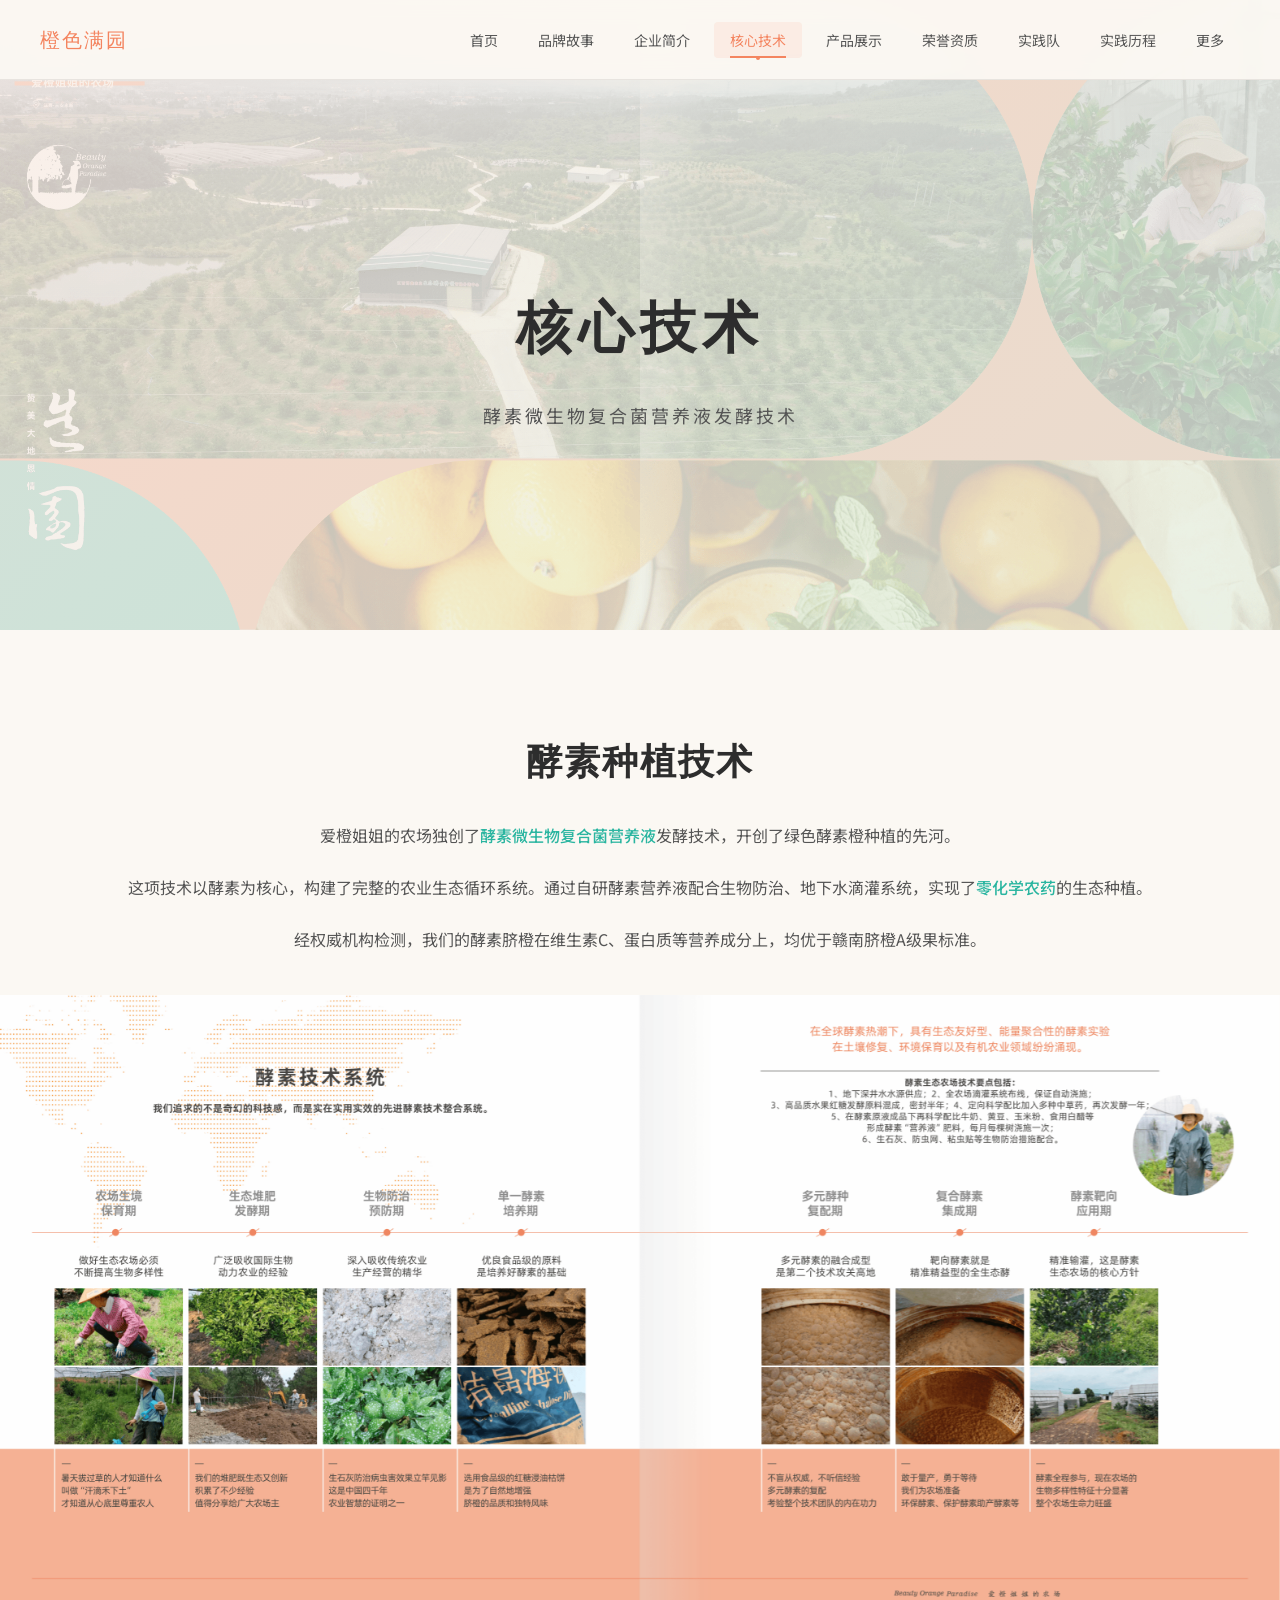
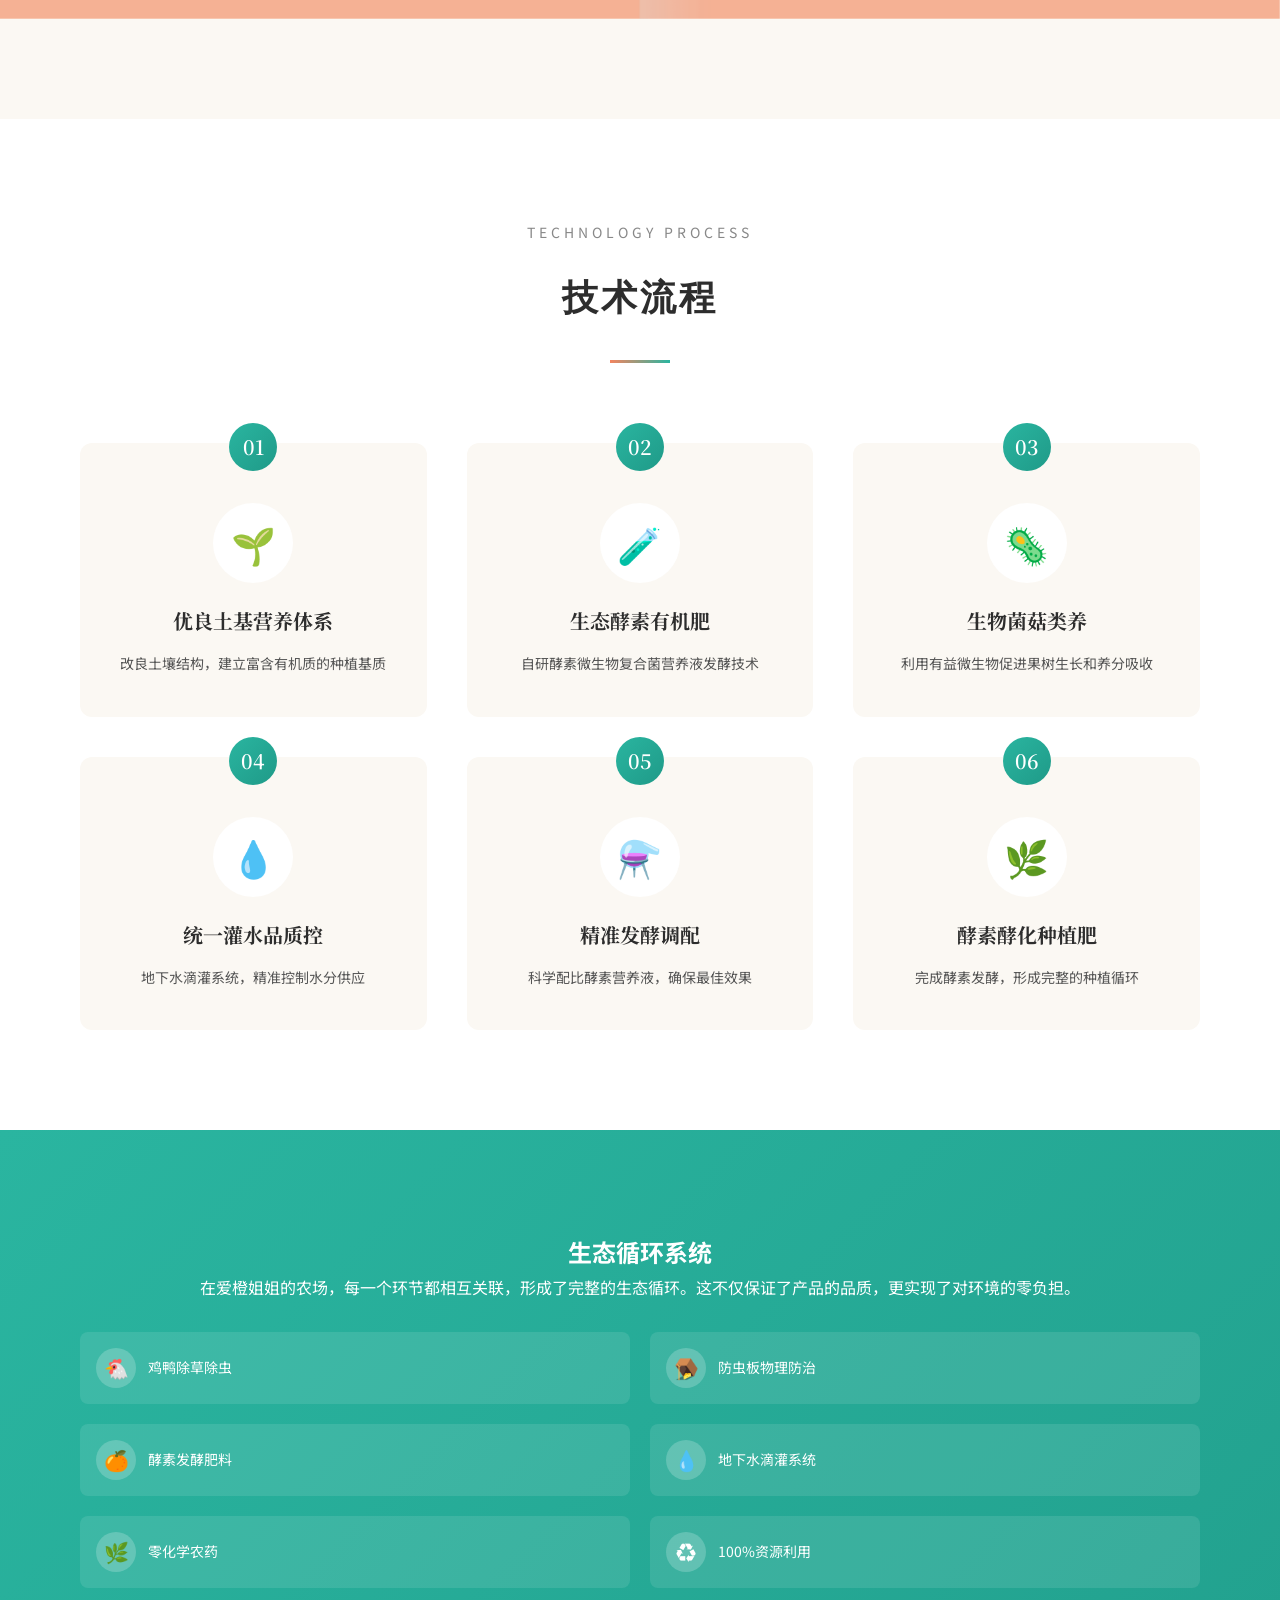
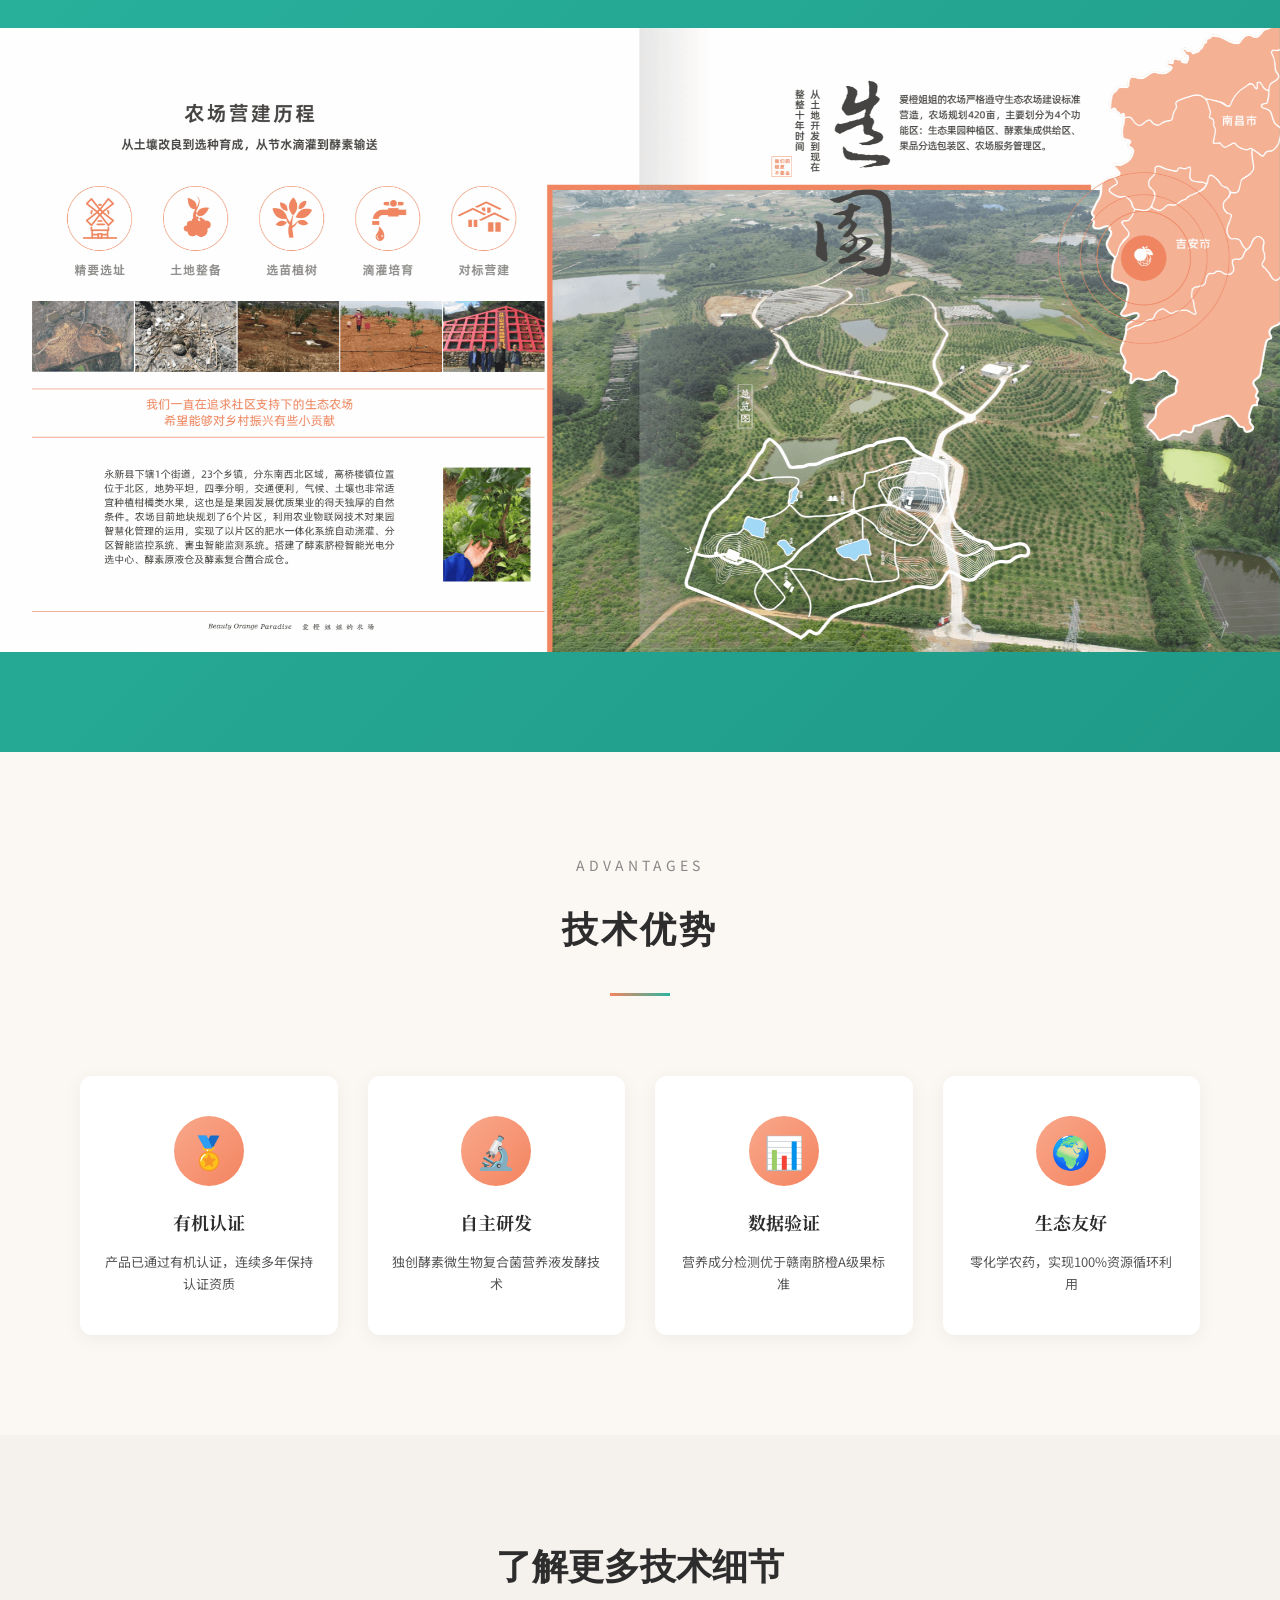
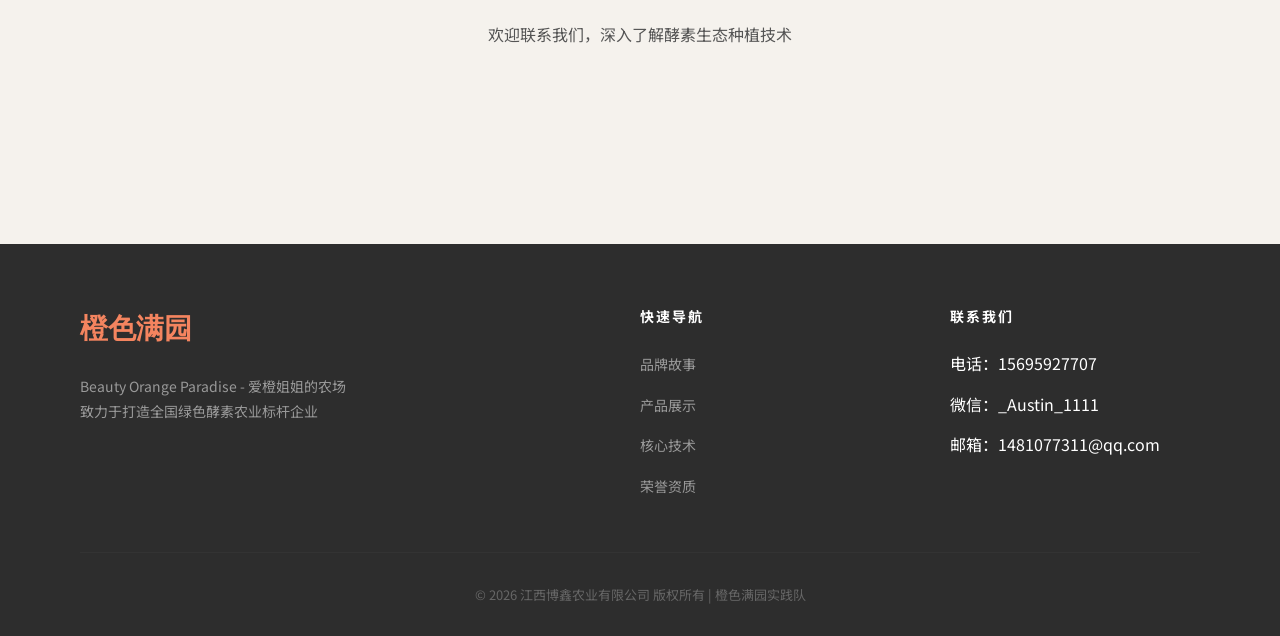
<file: technology.html>
<!DOCTYPE html>
<html lang="zh-CN">
<head>
  <meta charset="UTF-8">
  <meta name="viewport" content="width=device-width, initial-scale=1.0">
  <title>核心技术 - 橙色满园</title>
  <link rel="stylesheet" href="css/global.css">
  <link href="https://fonts.googleapis.com/css2?family=Noto+Serif+SC:wght@400;600;700&family=Noto+Sans+SC:wght@300;400;500;700&display=swap" rel="stylesheet">
  <style>
    .tech-hero {
      min-height: 70vh;
      background: linear-gradient(135deg, rgba(244, 132, 95, 0.1) 0%, rgba(42, 181, 160, 0.1) 100%);
      display: flex;
      align-items: center;
      position: relative;
      overflow: hidden;
    }

    .tech-hero-bg {
      position: absolute;
      top: 0;
      left: 0;
      right: 0;
      bottom: 0;
    }

    .tech-hero-bg img {
      width: 100%;
      height: 100%;
      object-fit: cover;
      opacity: 0.2;
    }

    .tech-hero-content {
      position: relative;
      z-index: 1;
      max-width: 800px;
      margin: 0 auto;
      padding: 160px 40px 80px;
      text-align: center;
    }

    .tech-hero h1 {
      font-family: var(--font-display);
      font-size: 56px;
      color: var(--text-dark);
      margin-bottom: 20px;
      letter-spacing: 6px;
    }

    .tech-hero .tagline {
      font-size: 18px;
      color: var(--text-medium);
      letter-spacing: 3px;
    }

    /* Core Technology */
    .core-tech {
      padding: 100px 0;
    }

    .tech-grid {
      display: grid;
      grid-template-columns: 1fr 1fr;
      gap: 80px;
      align-items: center;
    }

    .tech-content h2 {
      font-family: var(--font-display);
      font-size: 36px;
      color: var(--text-dark);
      margin-bottom: 24px;
      letter-spacing: 2px;
    }

    .tech-content p {
      font-size: 16px;
      color: var(--text-medium);
      line-height: 2;
      margin-bottom: 20px;
    }

    .tech-content .highlight {
      color: var(--green);
      font-weight: 500;
    }

    .tech-image {
      border-radius: 12px;
      overflow: hidden;
      box-shadow: 0 20px 60px rgba(0, 0, 0, 0.1);
    }

    .tech-image img {
      width: 100%;
      height: 450px;
      object-fit: cover;
    }

    .tech-image-full {
      width: 100%;
      overflow: hidden;
    }

    .tech-image-full.revealed {
      animation: imageZoomIn 1.2s ease-out forwards;
    }

    .tech-image-full img {
      width: 100%;
      height: auto;
      display: block;
      transform: scale(1.1);
    }

    .tech-image-full.revealed img {
      animation: imageScale 1.5s ease-out forwards;
    }

    @keyframes imageZoomIn {
      from {
        opacity: 0;
        transform: translateY(30px);
      }
      to {
        opacity: 1;
        transform: translateY(0);
      }
    }

    @keyframes imageScale {
      from {
        transform: scale(1.1);
      }
      to {
        transform: scale(1);
      }
    }

    /* Tech Steps */
    .tech-steps {
      padding: 100px 0;
      background: var(--bg-white);
    }

    .steps-grid {
      display: grid;
      grid-template-columns: repeat(3, 1fr);
      gap: 40px;
    }

    .step-card {
      position: relative;
      padding: 40px 30px;
      background: var(--bg-cream);
      border-radius: 12px;
      text-align: center;
      transition: all 0.3s ease;
    }

    .step-card:hover {
      transform: translateY(-8px);
      box-shadow: 0 15px 40px rgba(0, 0, 0, 0.08);
    }

    .step-number {
      position: absolute;
      top: -20px;
      left: 50%;
      transform: translateX(-50%);
      width: 48px;
      height: 48px;
      background: linear-gradient(135deg, var(--green), var(--green-dark));
      border-radius: 50%;
      display: flex;
      align-items: center;
      justify-content: center;
      color: white;
      font-family: var(--font-heading);
      font-size: 20px;
      font-weight: 600;
    }

    .step-icon {
      width: 80px;
      height: 80px;
      margin: 20px auto;
      background: white;
      border-radius: 50%;
      display: flex;
      align-items: center;
      justify-content: center;
      font-size: 36px;
    }

    .step-card h3 {
      font-family: var(--font-heading);
      font-size: 20px;
      color: var(--text-dark);
      margin-bottom: 12px;
    }

    .step-card p {
      font-size: 14px;
      color: var(--text-medium);
      line-height: 1.8;
    }

    /* Ecological System */
    .ecological-system {
      padding: 100px 0;
      background: linear-gradient(135deg, var(--green) 0%, var(--green-dark) 100%);
      color: white;
    }

    .eco-grid {
      text-align: center;
      margin-bottom: 40px;
    }

    .eco-content h2 {
      font-family: var(--font-display);
      font-size: 36px;
      margin-bottom: 24px;
      letter-spacing: 2px;
    }

    .eco-content p {
      font-size: 16px;
      opacity: 0.9;
      line-height: 2;
      margin-bottom: 20px;
    }

    .eco-features {
      display: grid;
      grid-template-columns: repeat(2, 1fr);
      gap: 20px;
      margin-top: 30px;
    }

    .eco-feature {
      display: flex;
      align-items: center;
      gap: 12px;
      padding: 16px;
      background: rgba(255, 255, 255, 0.1);
      border-radius: 8px;
    }

    .eco-feature-icon {
      width: 40px;
      height: 40px;
      background: rgba(255, 255, 255, 0.2);
      border-radius: 50%;
      display: flex;
      align-items: center;
      justify-content: center;
      font-size: 20px;
    }

    .eco-feature span {
      font-size: 14px;
    }

    .eco-image {
      width: 100%;
      overflow: hidden;
    }

    .eco-image.revealed {
      animation: imageZoomIn 1.2s ease-out forwards;
    }

    .eco-image img {
      width: 100%;
      height: auto;
      display: block;
      transform: scale(1.1);
    }

    .eco-image.revealed img {
      animation: imageScale 1.5s ease-out forwards;
    }

    /* Advantages */
    .advantages {
      padding: 100px 0;
    }

    .advantages-grid {
      display: grid;
      grid-template-columns: repeat(4, 1fr);
      gap: 30px;
    }

    .advantage-card {
      padding: 40px 24px;
      background: white;
      border-radius: 12px;
      text-align: center;
      box-shadow: 0 4px 20px rgba(0, 0, 0, 0.05);
      transition: all 0.3s ease;
    }

    .advantage-card:hover {
      transform: translateY(-5px);
      box-shadow: 0 10px 30px rgba(0, 0, 0, 0.1);
    }

    .advantage-icon {
      width: 70px;
      height: 70px;
      margin: 0 auto 20px;
      background: linear-gradient(135deg, var(--orange-light), var(--orange));
      border-radius: 50%;
      display: flex;
      align-items: center;
      justify-content: center;
      font-size: 32px;
    }

    .advantage-card h4 {
      font-family: var(--font-heading);
      font-size: 18px;
      color: var(--text-dark);
      margin-bottom: 12px;
    }

    .advantage-card p {
      font-size: 13px;
      color: var(--text-medium);
      line-height: 1.7;
    }

    /* CTA */
    .tech-cta {
      padding: 100px 0;
      text-align: center;
      background: var(--bg-light);
    }

    .tech-cta h2 {
      font-family: var(--font-display);
      font-size: 36px;
      margin-bottom: 20px;
    }

    .tech-cta p {
      font-size: 16px;
      color: var(--text-medium);
      margin-bottom: 40px;
    }
  </style>
</head>
<body>
  <!-- Navigation -->
  <nav class="nav">
    <div class="nav-inner">
      <a href="index.html" class="nav-logo">
        <span class="nav-logo-text">橙色满园</span>
      </a>
      <button class="nav-menu-btn" aria-label="菜单"><span></span><span></span><span></span></button>
      <ul class="nav-links">
        <li><a href="index.html">首页</a></li>
        <li><a href="brand-story.html">品牌故事</a></li>
        <li><a href="company.html">企业简介</a></li>
        <li><a href="technology.html" class="active">核心技术</a></li>
        <li><a href="products.html">产品展示</a></li>
        <li><a href="honors.html">荣誉资质</a></li>
        <li><a href="team.html">实践队</a></li>
        <li><a href="timeline.html">实践历程</a></li>
        <li><a href="more.html">更多</a></li>
      </ul>
    </div>
  </nav>

  <!-- Hero -->
  <section class="tech-hero">
    <div class="tech-hero-bg">
      <img src="img/farm/page_10.png" alt="技术背景">
    </div>
    <div class="tech-hero-content">
      <h1>核心技术</h1>
      <p class="tagline">酵素微生物复合菌营养液发酵技术</p>
    </div>
  </section>

  <!-- Core Technology -->
  <section class="core-tech">
    <div class="container">
      <div class="tech-content" style="text-align: center; margin-bottom: 40px;">
        <h2>酵素种植技术</h2>
        <p>
          爱橙姐姐的农场独创了<span class="highlight">酵素微生物复合菌营养液</span>发酵技术，开创了绿色酵素橙种植的先河。
        </p>
        <p>
          这项技术以酵素为核心，构建了完整的农业生态循环系统。通过自研酵素营养液配合生物防治、地下水滴灌系统，实现了<span class="highlight">零化学农药</span>的生态种植。
        </p>
        <p>
          经权威机构检测，我们的酵素脐橙在维生素C、蛋白质等营养成分上，均优于赣南脐橙A级果标准。
        </p>
      </div>
    </div>
    <div class="tech-image-full">
      <img src="img/farm/page_09_full.png" alt="酵素技术">
    </div>
  </section>

  <!-- Tech Steps -->
  <section class="tech-steps">
    <div class="container">
      <div class="section-header visible">
        <p class="en-title">TECHNOLOGY PROCESS</p>
        <h2>技术流程</h2>
        <div class="deco-line"></div>
      </div>

      <div class="steps-grid">
        <div class="step-card">
          <div class="step-number">01</div>
          <div class="step-icon">🌱</div>
          <h3>优良土基营养体系</h3>
          <p>改良土壤结构，建立富含有机质的种植基质</p>
        </div>
        <div class="step-card">
          <div class="step-number">02</div>
          <div class="step-icon">🧪</div>
          <h3>生态酵素有机肥</h3>
          <p>自研酵素微生物复合菌营养液发酵技术</p>
        </div>
        <div class="step-card">
          <div class="step-number">03</div>
          <div class="step-icon">🦠</div>
          <h3>生物菌菇类养</h3>
          <p>利用有益微生物促进果树生长和养分吸收</p>
        </div>
        <div class="step-card">
          <div class="step-number">04</div>
          <div class="step-icon">💧</div>
          <h3>统一灌水品质控</h3>
          <p>地下水滴灌系统，精准控制水分供应</p>
        </div>
        <div class="step-card">
          <div class="step-number">05</div>
          <div class="step-icon">⚗️</div>
          <h3>精准发酵调配</h3>
          <p>科学配比酵素营养液，确保最佳效果</p>
        </div>
        <div class="step-card">
          <div class="step-number">06</div>
          <div class="step-icon">🌿</div>
          <h3>酵素酵化种植肥</h3>
          <p>完成酵素发酵，形成完整的种植循环</p>
        </div>
      </div>
    </div>
  </section>

  <!-- Ecological System -->
  <section class="ecological-system">
    <div class="container">
      <div class="eco-grid">
        <h2>生态循环系统</h2>
        <p>
          在爱橙姐姐的农场，每一个环节都相互关联，形成了完整的生态循环。这不仅保证了产品的品质，更实现了对环境的零负担。
        </p>

        <div class="eco-features">
          <div class="eco-feature">
            <div class="eco-feature-icon">🐔</div>
            <span>鸡鸭除草除虫</span>
          </div>
          <div class="eco-feature">
            <div class="eco-feature-icon">🪤</div>
            <span>防虫板物理防治</span>
          </div>
          <div class="eco-feature">
            <div class="eco-feature-icon">🍊</div>
            <span>酵素发酵肥料</span>
          </div>
          <div class="eco-feature">
            <div class="eco-feature-icon">💧</div>
            <span>地下水滴灌系统</span>
          </div>
          <div class="eco-feature">
            <div class="eco-feature-icon">🌿</div>
            <span>零化学农药</span>
          </div>
          <div class="eco-feature">
            <div class="eco-feature-icon">♻️</div>
            <span>100%资源利用</span>
          </div>
        </div>
      </div>
    </div>
    <div class="eco-image">
      <img src="img/farm/page_08.png" alt="生态农场">
    </div>
  </section>

  <!-- Advantages -->
  <section class="advantages">
    <div class="container">
      <div class="section-header visible">
        <p class="en-title">ADVANTAGES</p>
        <h2>技术优势</h2>
        <div class="deco-line"></div>
      </div>

      <div class="advantages-grid">
        <div class="advantage-card">
          <div class="advantage-icon">🏅</div>
          <h4>有机认证</h4>
          <p>产品已通过有机认证，连续多年保持认证资质</p>
        </div>
        <div class="advantage-card">
          <div class="advantage-icon">🔬</div>
          <h4>自主研发</h4>
          <p>独创酵素微生物复合菌营养液发酵技术</p>
        </div>
        <div class="advantage-card">
          <div class="advantage-icon">📊</div>
          <h4>数据验证</h4>
          <p>营养成分检测优于赣南脐橙A级果标准</p>
        </div>
        <div class="advantage-card">
          <div class="advantage-icon">🌍</div>
          <h4>生态友好</h4>
          <p>零化学农药，实现100%资源循环利用</p>
        </div>
      </div>
    </div>
  </section>

  <!-- CTA -->
  <section class="tech-cta">
    <div class="container">
      <h2>了解更多技术细节</h2>
      <p>欢迎联系我们，深入了解酵素生态种植技术</p>
      <div class="cta-animated" style="display: flex; gap: 20px; justify-content: center;">
        <a href="products.html" class="btn btn-primary">查看产品效果</a>
        <a href="company.html" class="btn btn-outline">了解企业实力</a>
      </div>
    </div>
  </section>

  <!-- Footer -->
  <footer class="footer">
    <div class="container">
      <div class="footer-content">
        <div class="footer-brand">
          <h3>橙色满园</h3>
          <p>Beauty Orange Paradise - 爱橙姐姐的农场<br>致力于打造全国绿色酵素农业标杆企业</p>
        </div>
        <div class="footer-links">
          <h4>快速导航</h4>
          <ul>
            <li><a href="brand-story.html">品牌故事</a></li>
            <li><a href="products.html">产品展示</a></li>
            <li><a href="technology.html">核心技术</a></li>
            <li><a href="honors.html">荣誉资质</a></li>
          </ul>
        </div>
        <div class="footer-links">
          <h4>联系我们</h4>
          <ul>
            <li>电话：15695927707</li>
            <li>微信：_Austin_1111</li>
            <li>邮箱：1481077311@qq.com</li>
          </ul>
        </div>
      </div>
      <div class="footer-bottom">
        <p>© 2026 江西博鑫农业有限公司 版权所有 | 橙色满园实践队</p>
      </div>
    </div>
  </footer>

  <script src="js/main.js"></script>
</body>
</html>
</file>
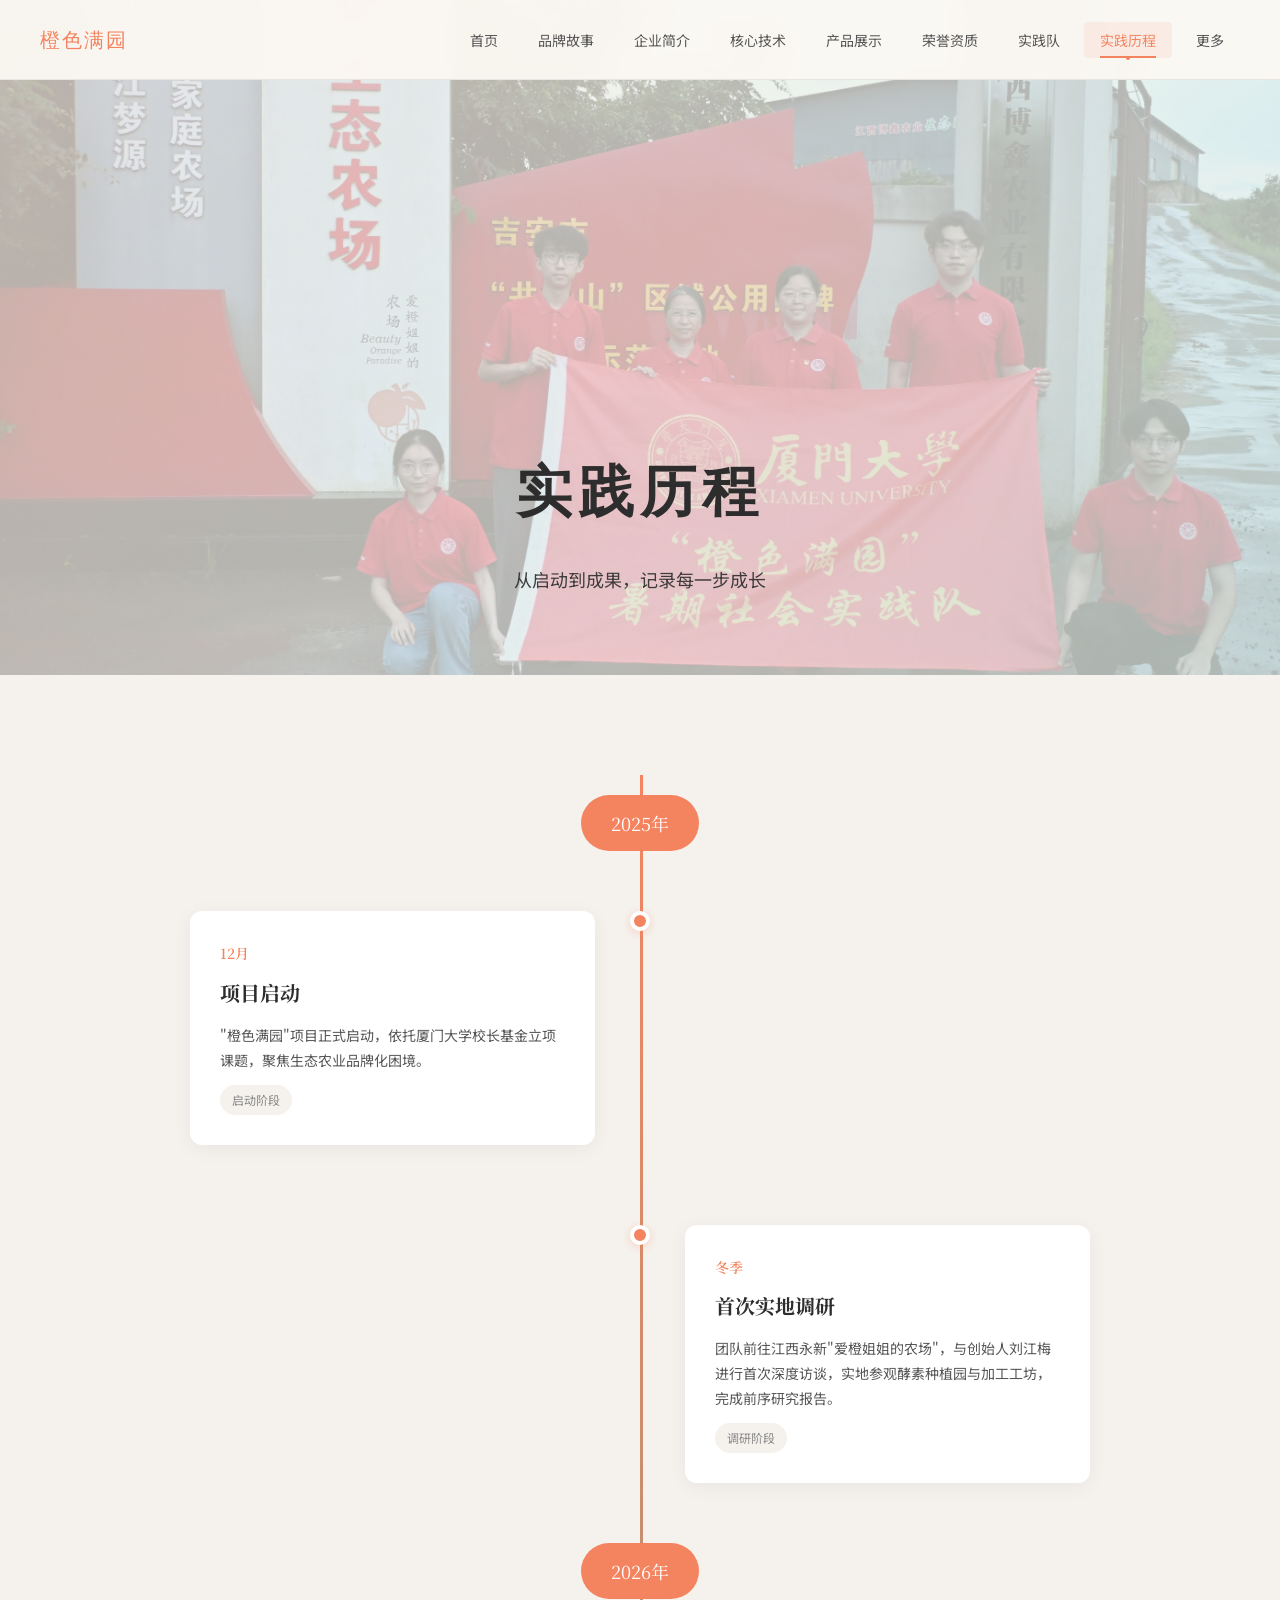
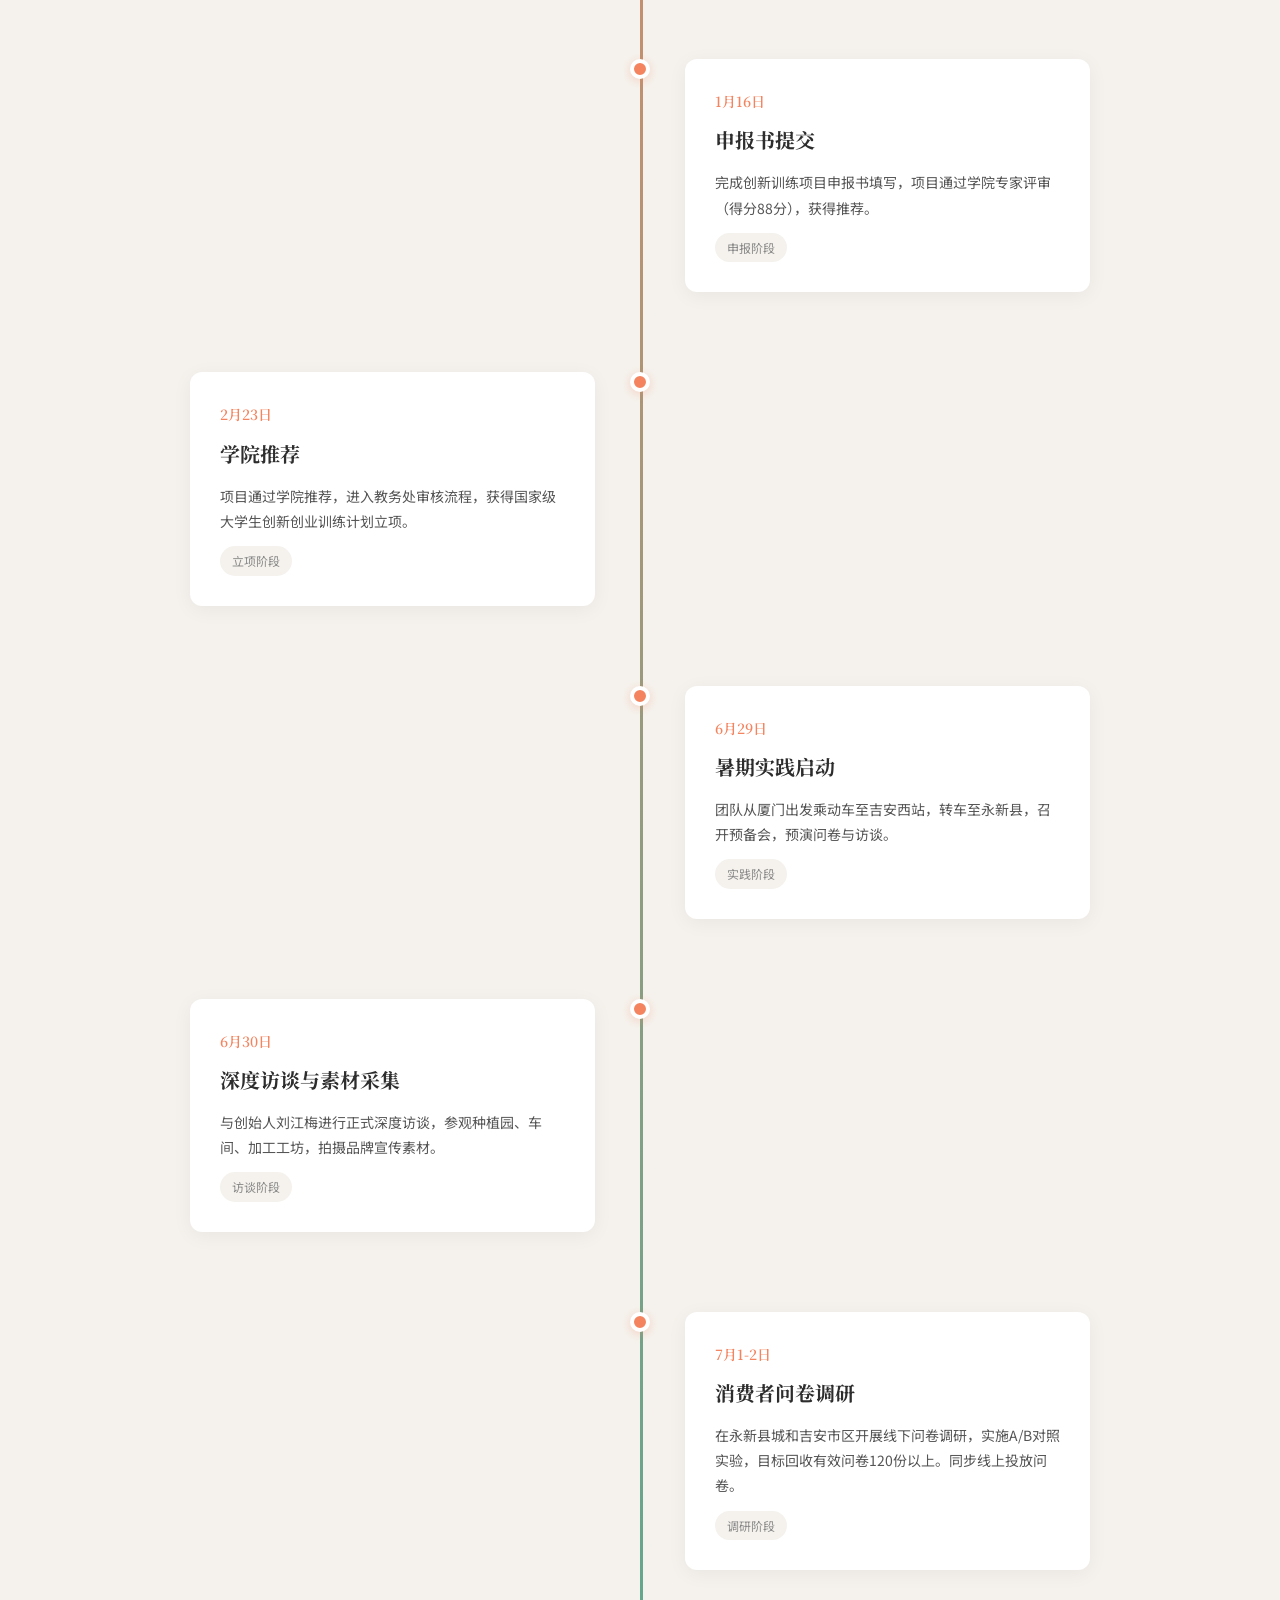
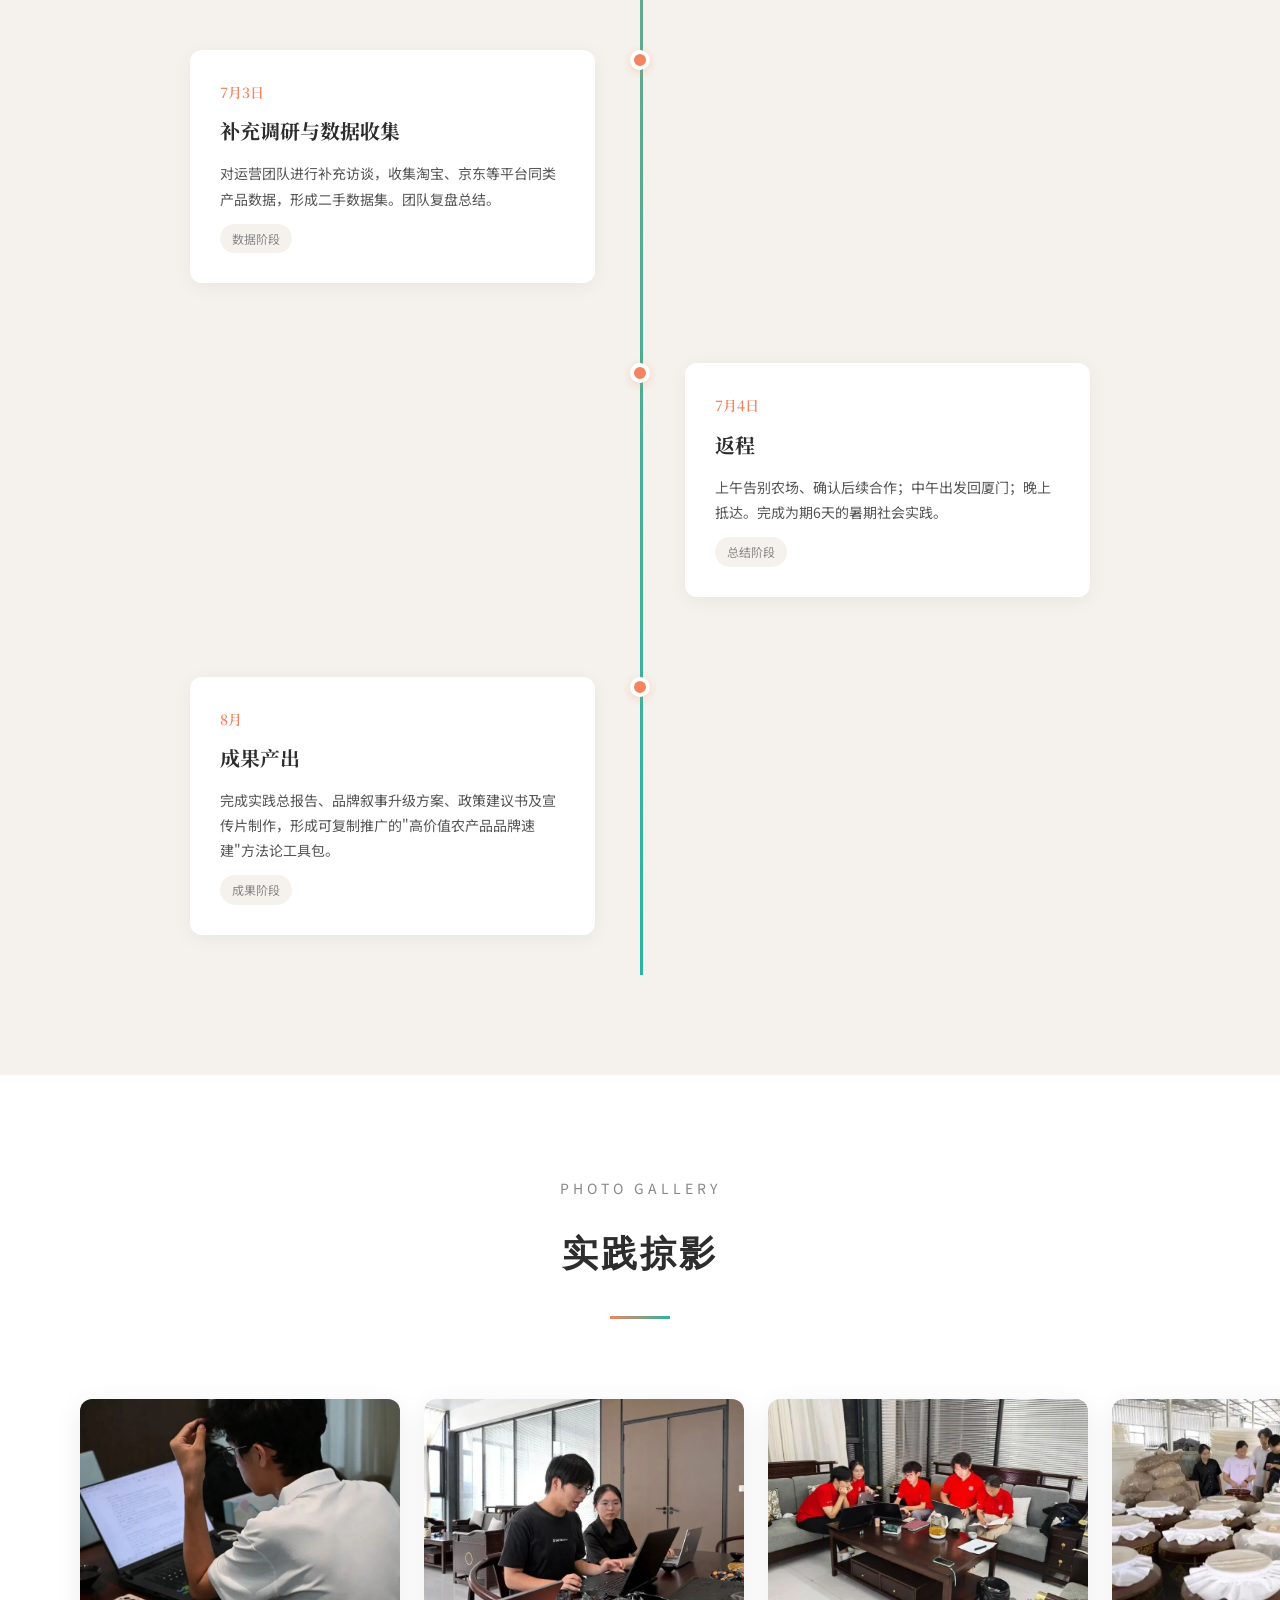
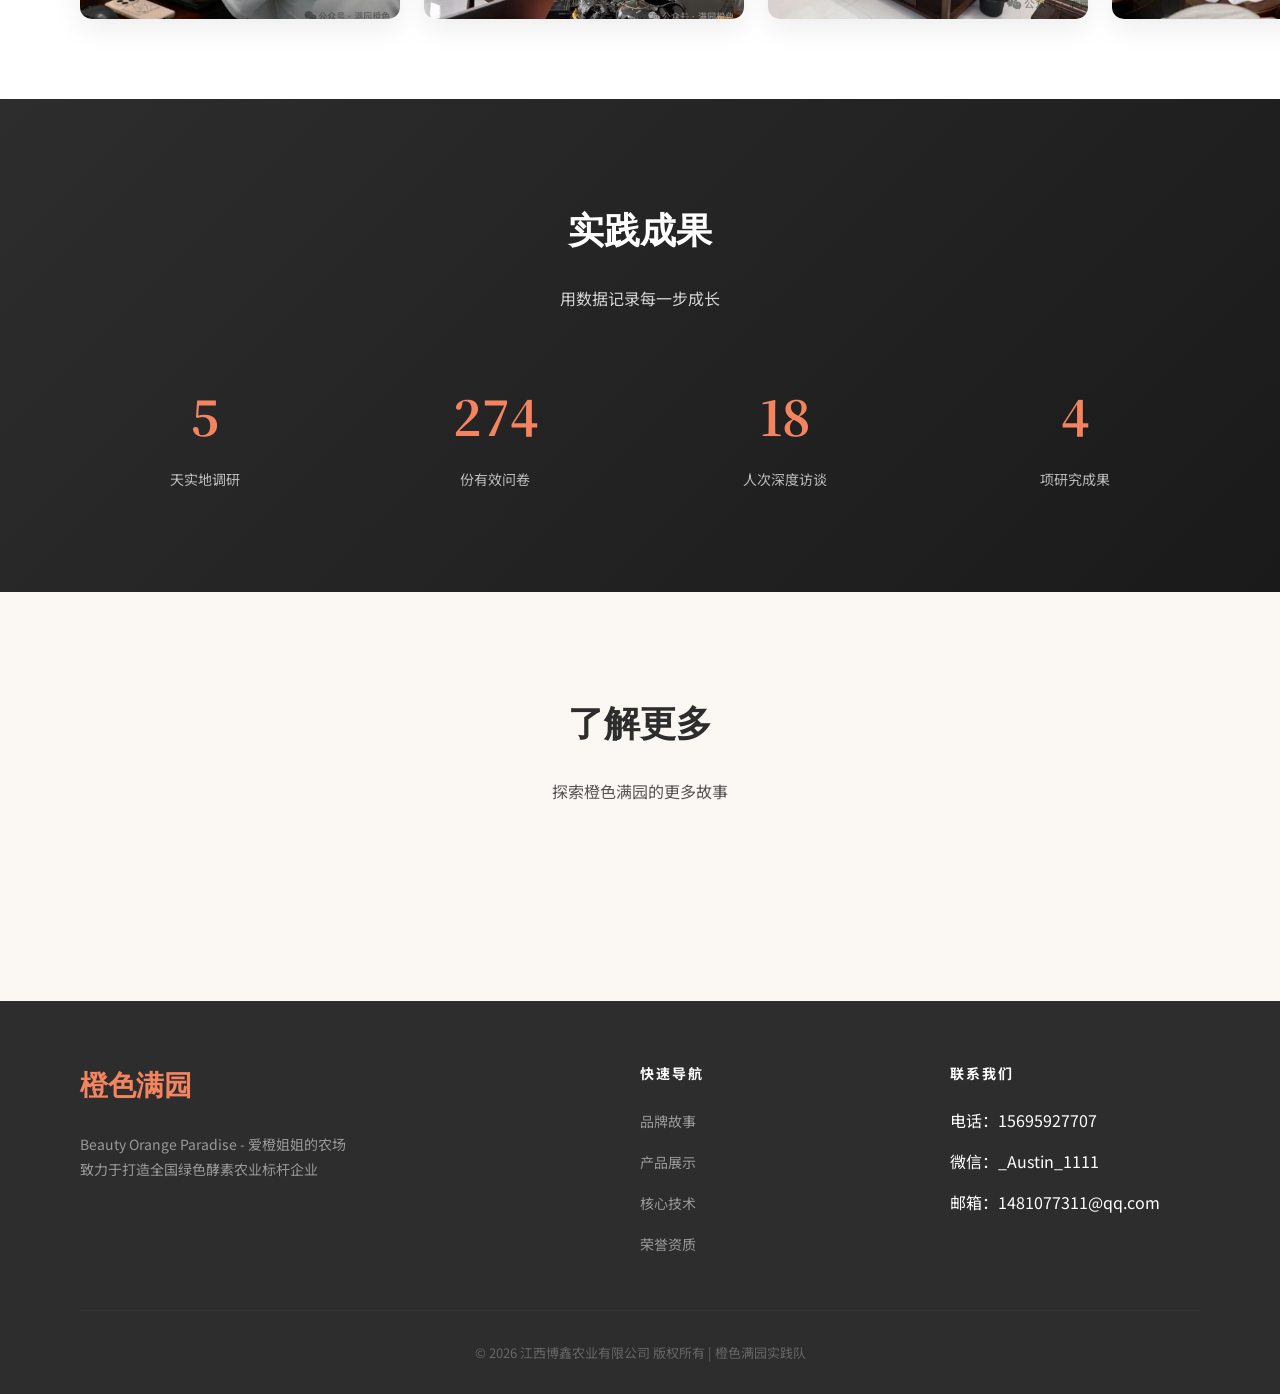
<file: timeline.html>
<!DOCTYPE html>
<html lang="zh-CN">
<head>
  <meta charset="UTF-8">
  <meta name="viewport" content="width=device-width, initial-scale=1.0">
  <title>实践历程 - 橙色满园</title>
  <link rel="stylesheet" href="css/global.css">
  <link href="https://fonts.googleapis.com/css2?family=Noto+Serif+SC:wght@400;600;700&family=Noto+Sans+SC:wght@300;400;500;700&display=swap" rel="stylesheet">
  <style>
    .timeline-hero {
      min-height: 75vh;
      background: linear-gradient(135deg, rgba(244, 132, 95, 0.1) 0%, rgba(42, 181, 160, 0.1) 100%);
      display: flex;
      align-items: flex-end;
      justify-content: center;
      text-align: center;
      color: var(--text-dark);
      position: relative;
      overflow: hidden;
      padding-bottom: 80px;
    }

    .timeline-hero-bg {
      position: absolute;
      top: 0;
      left: 0;
      right: 0;
      bottom: 0;
    }

    .timeline-hero-bg img {
      width: 100%;
      height: 100%;
      object-fit: cover;
      opacity: 0.25;
    }

    .timeline-hero h1 {
      font-family: var(--font-display);
      font-size: 56px;
      margin-bottom: 20px;
      letter-spacing: 6px;
    }

    .timeline-hero p {
      font-size: 18px;
      opacity: 0.9;
    }

    /* Timeline Section */
    .timeline-section {
      padding: 100px 0;
      background: var(--bg-light);
    }

    .timeline-container {
      max-width: 900px;
      margin: 0 auto;
      position: relative;
    }

    .timeline-line {
      position: absolute;
      left: 50%;
      transform: translateX(-50%);
      width: 3px;
      height: 100%;
      background: linear-gradient(180deg, var(--orange), var(--green));
    }

    .timeline-item {
      position: relative;
      padding: 40px 0;
      display: flex;
      align-items: flex-start;
    }

    .timeline-item:nth-child(odd) {
      flex-direction: row;
    }

    .timeline-item:nth-child(even) {
      flex-direction: row-reverse;
    }

    .timeline-content {
      width: 45%;
      padding: 30px;
      background: white;
      border-radius: 12px;
      box-shadow: 0 4px 20px rgba(0, 0, 0, 0.05);
      position: relative;
    }

    .timeline-item:nth-child(odd) .timeline-content {
      margin-right: auto;
    }

    .timeline-item:nth-child(even) .timeline-content {
      margin-left: auto;
    }

    .timeline-dot {
      position: absolute;
      left: 50%;
      transform: translateX(-50%);
      width: 20px;
      height: 20px;
      background: var(--orange);
      border-radius: 50%;
      border: 4px solid white;
      box-shadow: 0 2px 10px rgba(244, 132, 95, 0.3);
      z-index: 1;
    }

    .timeline-date {
      font-family: var(--font-heading);
      font-size: 14px;
      color: var(--orange);
      margin-bottom: 8px;
      font-weight: 600;
    }

    .timeline-title {
      font-family: var(--font-heading);
      font-size: 20px;
      color: var(--text-dark);
      margin-bottom: 12px;
    }

    .timeline-text {
      font-size: 14px;
      color: var(--text-medium);
      line-height: 1.8;
    }

    .timeline-tag {
      display: inline-block;
      padding: 4px 12px;
      background: var(--bg-light);
      border-radius: 20px;
      font-size: 12px;
      color: var(--text-light);
      margin-top: 12px;
    }

    /* Year Markers */
    .year-marker {
      position: relative;
      padding: 20px 0;
      text-align: center;
    }

    .year-marker span {
      display: inline-block;
      padding: 12px 30px;
      background: var(--orange);
      color: white;
      font-family: var(--font-heading);
      font-size: 18px;
      border-radius: 30px;
      position: relative;
      z-index: 2;
    }

    /* Photo Gallery - Carousel */
    .photo-gallery {
      padding: 100px 0 80px;
      background: var(--bg-white);
      overflow: hidden;
    }

    .photo-carousel-wrapper {
      position: relative;
      margin-top: 40px;
    }

    .photo-carousel-track {
      display: flex;
      gap: 24px;
      animation: scrollPhotos 12s linear infinite;
    }

    .photo-carousel-track:hover {
      animation-play-state: paused;
    }

    @keyframes scrollPhotos {
      0% { transform: translateX(0); }
      100% { transform: translateX(-50%); }
    }

    .photo-carousel-item {
      flex-shrink: 0;
      width: 320px;
      border-radius: 12px;
      overflow: hidden;
      box-shadow: 0 8px 30px rgba(0, 0, 0, 0.08);
      transition: all 0.4s ease;
      background: white;
    }

    .photo-carousel-item:hover {
      transform: translateY(-8px);
      box-shadow: 0 16px 50px rgba(0, 0, 0, 0.15);
    }

    .photo-carousel-item img {
      width: 100%;
      height: 220px;
      object-fit: cover;
      transition: transform 0.5s ease;
    }

    .photo-carousel-item:hover img {
      transform: scale(1.05);
    }

    /* Summary */
    .timeline-summary {
      padding: 100px 0;
      background: linear-gradient(135deg, var(--text-dark) 0%, #1a1a1a 100%);
      color: white;
      text-align: center;
    }

    .summary-stats {
      display: grid;
      grid-template-columns: repeat(4, 1fr);
      gap: 40px;
      margin-top: 60px;
    }

    .summary-stat h3 {
      font-family: var(--font-heading);
      font-size: 48px;
      color: var(--orange);
      margin-bottom: 8px;
    }

    .summary-stat p {
      font-size: 14px;
      opacity: 0.7;
    }

    /* CTA */
    .timeline-cta {
      padding: 100px 0;
      text-align: center;
    }

    .timeline-cta h2 {
      font-family: var(--font-display);
      font-size: 36px;
      margin-bottom: 20px;
    }

    .timeline-cta p {
      font-size: 16px;
      color: var(--text-medium);
      margin-bottom: 40px;
    }
  </style>
</head>
<body>
  <!-- Navigation -->
  <nav class="nav">
    <div class="nav-inner">
      <a href="index.html" class="nav-logo">
        <span class="nav-logo-text">橙色满园</span>
      </a>
      <button class="nav-menu-btn" aria-label="菜单"><span></span><span></span><span></span></button>
      <ul class="nav-links">
        <li><a href="index.html">首页</a></li>
        <li><a href="brand-story.html">品牌故事</a></li>
        <li><a href="company.html">企业简介</a></li>
        <li><a href="technology.html">核心技术</a></li>
        <li><a href="products.html">产品展示</a></li>
        <li><a href="honors.html">荣誉资质</a></li>
        <li><a href="team.html">实践队</a></li>
        <li><a href="timeline.html" class="active">实践历程</a></li>
        <li><a href="more.html">更多</a></li>
      </ul>
    </div>
  </nav>

  <!-- Hero -->
  <section class="timeline-hero">
    <div class="timeline-hero-bg">
      <img src="img/LH1_8092.jpg" alt="实践背景">
    </div>
    <div style="position: relative; z-index: 1;">
      <h1>实践历程</h1>
      <p>从启动到成果，记录每一步成长</p>
    </div>
  </section>

  <!-- Timeline -->
  <section class="timeline-section">
    <div class="container">
      <div class="timeline-container">
        <div class="timeline-line"></div>

        <!-- 2025 -->
        <div class="year-marker">
          <span>2025年</span>
        </div>

        <div class="timeline-item">
          <div class="timeline-content">
            <div class="timeline-date">12月</div>
            <h3 class="timeline-title">项目启动</h3>
            <p class="timeline-text">
              "橙色满园"项目正式启动，依托厦门大学校长基金立项课题，聚焦生态农业品牌化困境。
            </p>
            <span class="timeline-tag">启动阶段</span>
          </div>
          <div class="timeline-dot"></div>
        </div>

        <div class="timeline-item">
          <div class="timeline-content">
            <div class="timeline-date">冬季</div>
            <h3 class="timeline-title">首次实地调研</h3>
            <p class="timeline-text">
              团队前往江西永新"爱橙姐姐的农场"，与创始人刘江梅进行首次深度访谈，实地参观酵素种植园与加工工坊，完成前序研究报告。
            </p>
            <span class="timeline-tag">调研阶段</span>
          </div>
          <div class="timeline-dot"></div>
        </div>

        <!-- 2026 -->
        <div class="year-marker">
          <span>2026年</span>
        </div>

        <div class="timeline-item">
          <div class="timeline-content">
            <div class="timeline-date">1月16日</div>
            <h3 class="timeline-title">申报书提交</h3>
            <p class="timeline-text">
              完成创新训练项目申报书填写，项目通过学院专家评审（得分88分），获得推荐。
            </p>
            <span class="timeline-tag">申报阶段</span>
          </div>
          <div class="timeline-dot"></div>
        </div>

        <div class="timeline-item">
          <div class="timeline-content">
            <div class="timeline-date">2月23日</div>
            <h3 class="timeline-title">学院推荐</h3>
            <p class="timeline-text">
              项目通过学院推荐，进入教务处审核流程，获得国家级大学生创新创业训练计划立项。
            </p>
            <span class="timeline-tag">立项阶段</span>
          </div>
          <div class="timeline-dot"></div>
        </div>

        <div class="timeline-item">
          <div class="timeline-content">
            <div class="timeline-date">6月29日</div>
            <h3 class="timeline-title">暑期实践启动</h3>
            <p class="timeline-text">
              团队从厦门出发乘动车至吉安西站，转车至永新县，召开预备会，预演问卷与访谈。
            </p>
            <span class="timeline-tag">实践阶段</span>
          </div>
          <div class="timeline-dot"></div>
        </div>

        <div class="timeline-item">
          <div class="timeline-content">
            <div class="timeline-date">6月30日</div>
            <h3 class="timeline-title">深度访谈与素材采集</h3>
            <p class="timeline-text">
              与创始人刘江梅进行正式深度访谈，参观种植园、车间、加工工坊，拍摄品牌宣传素材。
            </p>
            <span class="timeline-tag">访谈阶段</span>
          </div>
          <div class="timeline-dot"></div>
        </div>

        <div class="timeline-item">
          <div class="timeline-content">
            <div class="timeline-date">7月1-2日</div>
            <h3 class="timeline-title">消费者问卷调研</h3>
            <p class="timeline-text">
              在永新县城和吉安市区开展线下问卷调研，实施A/B对照实验，目标回收有效问卷120份以上。同步线上投放问卷。
            </p>
            <span class="timeline-tag">调研阶段</span>
          </div>
          <div class="timeline-dot"></div>
        </div>

        <div class="timeline-item">
          <div class="timeline-content">
            <div class="timeline-date">7月3日</div>
            <h3 class="timeline-title">补充调研与数据收集</h3>
            <p class="timeline-text">
              对运营团队进行补充访谈，收集淘宝、京东等平台同类产品数据，形成二手数据集。团队复盘总结。
            </p>
            <span class="timeline-tag">数据阶段</span>
          </div>
          <div class="timeline-dot"></div>
        </div>

        <div class="timeline-item">
          <div class="timeline-content">
            <div class="timeline-date">7月4日</div>
            <h3 class="timeline-title">返程</h3>
            <p class="timeline-text">
              上午告别农场、确认后续合作；中午出发回厦门；晚上抵达。完成为期6天的暑期社会实践。
            </p>
            <span class="timeline-tag">总结阶段</span>
          </div>
          <div class="timeline-dot"></div>
        </div>

        <div class="timeline-item">
          <div class="timeline-content">
            <div class="timeline-date">8月</div>
            <h3 class="timeline-title">成果产出</h3>
            <p class="timeline-text">
              完成实践总报告、品牌叙事升级方案、政策建议书及宣传片制作，形成可复制推广的"高价值农产品品牌速建"方法论工具包。
            </p>
            <span class="timeline-tag">成果阶段</span>
          </div>
          <div class="timeline-dot"></div>
        </div>
      </div>
    </div>
  </section>

  <!-- Photo Gallery -->
  <section class="photo-gallery">
    <div class="container">
      <div class="section-header visible">
        <p class="en-title">PHOTO GALLERY</p>
        <h2>实践掠影</h2>
        <div class="deco-line"></div>
      </div>

      <div class="photo-carousel-wrapper">
        <div class="photo-carousel-track">
          <div class="photo-carousel-item">
            <img src="img/实践掠影/640.jpg" alt="实践掠影">
          </div>
          <div class="photo-carousel-item">
            <img src="img/实践掠影/640 (1).jpg" alt="实践掠影">
          </div>
          <div class="photo-carousel-item">
            <img src="img/实践掠影/640 (2).jpg" alt="实践掠影">
          </div>
          <div class="photo-carousel-item">
            <img src="img/实践掠影/640 (3).jpg" alt="实践掠影">
          </div>
          <div class="photo-carousel-item">
            <img src="img/实践掠影/640 (4).jpg" alt="实践掠影">
          </div>
          <div class="photo-carousel-item">
            <img src="img/实践掠影/640 (5).jpg" alt="实践掠影">
          </div>
          <div class="photo-carousel-item">
            <img src="img/实践掠影/640 (6).jpg" alt="实践掠影">
          </div>
          <div class="photo-carousel-item">
            <img src="img/实践掠影/640 (7).jpg" alt="实践掠影">
          </div>
          <div class="photo-carousel-item">
            <img src="img/实践掠影/640 (8).jpg" alt="实践掠影">
          </div>
          <div class="photo-carousel-item">
            <img src="img/实践掠影/640 (9).jpg" alt="实践掠影">
          </div>
          <div class="photo-carousel-item">
            <img src="img/实践掠影/640 (10).jpg" alt="实践掠影">
          </div>
          <div class="photo-carousel-item">
            <img src="img/实践掠影/640 (11).jpg" alt="实践掠影">
          </div>
          <!-- Duplicate for infinite scroll -->
          <div class="photo-carousel-item">
            <img src="img/实践掠影/640.jpg" alt="实践掠影">
          </div>
          <div class="photo-carousel-item">
            <img src="img/实践掠影/640 (1).jpg" alt="实践掠影">
          </div>
          <div class="photo-carousel-item">
            <img src="img/实践掠影/640 (2).jpg" alt="实践掠影">
          </div>
          <div class="photo-carousel-item">
            <img src="img/实践掠影/640 (3).jpg" alt="实践掠影">
          </div>
          <div class="photo-carousel-item">
            <img src="img/实践掠影/640 (4).jpg" alt="实践掠影">
          </div>
          <div class="photo-carousel-item">
            <img src="img/实践掠影/640 (5).jpg" alt="实践掠影">
          </div>
          <div class="photo-carousel-item">
            <img src="img/实践掠影/640 (6).jpg" alt="实践掠影">
          </div>
          <div class="photo-carousel-item">
            <img src="img/实践掠影/640 (7).jpg" alt="实践掠影">
          </div>
          <div class="photo-carousel-item">
            <img src="img/实践掠影/640 (8).jpg" alt="实践掠影">
          </div>
          <div class="photo-carousel-item">
            <img src="img/实践掠影/640 (9).jpg" alt="实践掠影">
          </div>
          <div class="photo-carousel-item">
            <img src="img/实践掠影/640 (10).jpg" alt="实践掠影">
          </div>
          <div class="photo-carousel-item">
            <img src="img/实践掠影/640 (11).jpg" alt="实践掠影">
          </div>
        </div>
      </div>
    </div>
  </section>

  <!-- Summary Stats -->
  <section class="timeline-summary">
    <div class="container">
      <h2 style="font-family: var(--font-display); font-size: 36px; margin-bottom: 20px;">实践成果</h2>
      <p style="font-size: 16px; opacity: 0.8;">用数据记录每一步成长</p>

      <div class="summary-stats">
        <div class="summary-stat">
          <h3 data-target="6">0</h3>
          <p>天实地调研</p>
        </div>
        <div class="summary-stat">
          <h3 data-target="300">0</h3>
          <p>份有效问卷</p>
        </div>
        <div class="summary-stat">
          <h3 data-target="20">0</h3>
          <p>人次深度访谈</p>
        </div>
        <div class="summary-stat">
          <h3 data-target="5">0</h3>
          <p>项研究成果</p>
        </div>
      </div>
    </div>
  </section>

  <!-- CTA -->
  <section class="timeline-cta">
    <div class="container">
      <h2>了解更多</h2>
      <p>探索橙色满园的更多故事</p>
      <div class="cta-animated" style="display: flex; gap: 20px; justify-content: center;">
        <a href="team.html" class="btn btn-primary">认识团队</a>
        <a href="honors.html" class="btn btn-outline">查看荣誉</a>
      </div>
    </div>
  </section>

  <!-- Footer -->
  <footer class="footer">
    <div class="container">
      <div class="footer-content">
        <div class="footer-brand">
          <h3>橙色满园</h3>
          <p>Beauty Orange Paradise - 爱橙姐姐的农场<br>致力于打造全国绿色酵素农业标杆企业</p>
        </div>
        <div class="footer-links">
          <h4>快速导航</h4>
          <ul>
            <li><a href="brand-story.html">品牌故事</a></li>
            <li><a href="products.html">产品展示</a></li>
            <li><a href="technology.html">核心技术</a></li>
            <li><a href="honors.html">荣誉资质</a></li>
          </ul>
        </div>
        <div class="footer-links">
          <h4>联系我们</h4>
          <ul>
            <li>电话：15695927707</li>
            <li>微信：_Austin_1111</li>
            <li>邮箱：1481077311@qq.com</li>
          </ul>
        </div>
      </div>
      <div class="footer-bottom">
        <p>© 2026 江西博鑫农业有限公司 版权所有 | 橙色满园实践队</p>
      </div>
    </div>
  </footer>

  <script src="js/main.js"></script>
</body>
</html>
</file>
<file: css/global.css>
/* ============================================
   橙色满园 - 全局样式
   设计风格：中国传统文化 + 现代极简
   主色调：橘橙色 #F4845F + 翠绿色 #2AB5A0
   ============================================ */

/* CSS Variables */
:root {
  /* Brand Colors */
  --orange: #F4845F;
  --orange-light: #F9A88C;
  --orange-dark: #E06B45;
  --green: #2AB5A0;
  --green-light: #4CC9B7;
  --green-dark: #1F9A88;

  /* Neutral Colors */
  --bg-cream: #FBF8F3;
  --bg-white: #FFFFFF;
  --bg-light: #F5F2ED;
  --text-dark: #2D2D2D;
  --text-medium: #555555;
  --text-light: #888888;
  --border-light: #E8E4DF;

  /* Typography */
  --font-display: 'STKaiti', 'KaiTi', '楷体', serif;
  --font-heading: 'Noto Serif SC', 'Source Han Serif SC', '思源宋体', serif;
  --font-body: 'Noto Sans SC', 'Source Han Sans SC', '思源黑体', sans-serif;

  /* Spacing */
  --section-padding: 120px 0;
  --container-width: 1200px;
  --nav-height: 80px;
}

/* Reset & Base */
* {
  margin: 0;
  padding: 0;
  box-sizing: border-box;
}

html {
  scroll-behavior: smooth;
}

body {
  font-family: var(--font-body);
  color: var(--text-dark);
  background-color: var(--bg-cream);
  line-height: 1.8;
  overflow-x: clip;
}

a {
  text-decoration: none;
  color: inherit;
  transition: color 0.3s ease;
}

img {
  max-width: 100%;
  height: auto;
  display: block;
}

/* Container */
.container {
  max-width: var(--container-width);
  margin: 0 auto;
  padding: 0 40px;
}

/* ============================================
   Navigation
   ============================================ */
.nav {
  position: fixed;
  top: 0;
  left: 0;
  right: 0;
  height: var(--nav-height);
  background: rgba(251, 248, 243, 0.95);
  backdrop-filter: blur(10px);
  z-index: 1000;
  border-bottom: 1px solid var(--border-light);
  transition: all 0.3s ease;
}

.nav.scrolled {
  box-shadow: 0 2px 20px rgba(0, 0, 0, 0.08);
}

.nav-inner {
  max-width: 1400px;
  margin: 0 auto;
  padding: 0 40px;
  height: 100%;
  display: flex;
  align-items: center;
  justify-content: space-between;
}

.nav-logo {
  display: flex;
  align-items: center;
  gap: 12px;
}

.nav-logo img {
  height: 45px;
}

.nav-logo-text {
  font-family: var(--font-display);
  font-size: 20px;
  color: var(--orange);
  letter-spacing: 2px;
}

.nav-links {
  display: flex;
  gap: 8px;
  list-style: none;
}

.nav-links a {
  padding: 8px 16px;
  font-size: 14px;
  color: var(--text-medium);
  border-radius: 4px;
  transition: all 0.3s ease;
  white-space: nowrap;
}

.nav-links a:hover,
.nav-links a.active {
  color: var(--orange);
  background: rgba(244, 132, 95, 0.1);
}

/* Mobile Menu Button */
.nav-menu-btn {
  display: none;
  background: none;
  border: none;
  cursor: pointer;
  padding: 8px;
}

.nav-menu-btn span {
  display: block;
  width: 24px;
  height: 2px;
  background: var(--text-dark);
  margin: 6px 0;
  transition: all 0.3s ease;
}

/* ============================================
   Page Hero Section
   ============================================ */
.page-hero {
  min-height: 60vh;
  display: flex;
  align-items: center;
  justify-content: center;
  text-align: center;
  padding: 160px 40px 80px;
  background: linear-gradient(135deg, var(--bg-cream) 0%, var(--bg-light) 100%);
  position: relative;
  overflow: hidden;
}

.page-hero::before {
  content: '';
  position: absolute;
  top: 0;
  left: 0;
  right: 0;
  bottom: 0;
  background: url('data:image/svg+xml,<svg xmlns="http://www.w3.org/2000/svg" viewBox="0 0 100 100"><circle cx="50" cy="50" r="40" fill="none" stroke="%23F4845F" stroke-width="0.5" opacity="0.1"/></svg>') repeat;
  background-size: 200px;
  opacity: 0.3;
}

.page-hero-content {
  position: relative;
  z-index: 1;
}

.page-hero h1 {
  font-family: var(--font-display);
  font-size: 48px;
  color: var(--text-dark);
  margin-bottom: 20px;
  letter-spacing: 4px;
}

.page-hero .subtitle {
  font-size: 18px;
  color: var(--text-medium);
  max-width: 600px;
  margin: 0 auto;
}

/* Decorative Elements */
.deco-line {
  width: 60px;
  height: 3px;
  background: linear-gradient(90deg, var(--orange), var(--green));
  margin: 30px auto;
}

.deco-circle {
  width: 120px;
  height: 120px;
  border: 1px solid var(--orange);
  border-radius: 50%;
  opacity: 0.3;
  position: absolute;
}

/* ============================================
   Section Styles
   ============================================ */
.section {
  padding: var(--section-padding);
}

.section-header {
  text-align: center;
  margin-bottom: 80px;
}

.section-header h2 {
  font-family: var(--font-display);
  font-size: 36px;
  color: var(--text-dark);
  margin-bottom: 16px;
  letter-spacing: 3px;
}

.section-header .en-title {
  font-size: 14px;
  color: var(--text-light);
  text-transform: uppercase;
  letter-spacing: 4px;
  margin-bottom: 20px;
}

.section-header p {
  font-size: 16px;
  color: var(--text-medium);
  max-width: 700px;
  margin: 0 auto;
  line-height: 1.9;
}

/* ============================================
   Card Styles
   ============================================ */
.card {
  background: var(--bg-white);
  border-radius: 8px;
  overflow: hidden;
  box-shadow: 0 4px 20px rgba(0, 0, 0, 0.05);
  transition: all 0.4s ease;
}

.card:hover {
  transform: translateY(-8px);
  box-shadow: 0 12px 40px rgba(0, 0, 0, 0.1);
}

.card-image {
  width: 100%;
  height: 240px;
  object-fit: cover;
}

.card-content {
  padding: 30px;
}

.card-content h3 {
  font-family: var(--font-heading);
  font-size: 20px;
  color: var(--text-dark);
  margin-bottom: 12px;
}

.card-content p {
  font-size: 14px;
  color: var(--text-medium);
  line-height: 1.8;
}

/* ============================================
   Grid Layouts
   ============================================ */
.grid-2 {
  display: grid;
  grid-template-columns: repeat(2, 1fr);
  gap: 40px;
}

.grid-3 {
  display: grid;
  grid-template-columns: repeat(3, 1fr);
  gap: 40px;
}

.grid-4 {
  display: grid;
  grid-template-columns: repeat(4, 1fr);
  gap: 30px;
}

/* ============================================
   Button Styles
   ============================================ */
.btn {
  display: inline-block;
  padding: 14px 32px;
  font-size: 14px;
  font-weight: 500;
  border-radius: 4px;
  cursor: pointer;
  transition: all 0.3s ease;
  border: none;
}

.btn-primary {
  background: var(--orange);
  color: white;
}

.btn-primary:hover {
  background: var(--orange-dark);
  transform: translateY(-2px);
}

.btn-outline {
  background: transparent;
  border: 1px solid var(--orange);
  color: var(--orange);
}

.btn-outline:hover {
  background: var(--orange);
  color: white;
}

/* ============================================
   Footer
   ============================================ */
.footer {
  background: var(--text-dark);
  color: white;
  padding: 60px 0 30px;
}

.footer-content {
  display: grid;
  grid-template-columns: 2fr 1fr 1fr;
  gap: 60px;
  margin-bottom: 40px;
}

.footer-brand h3 {
  font-family: var(--font-display);
  font-size: 28px;
  color: var(--orange);
  margin-bottom: 20px;
}

.footer-brand p {
  font-size: 14px;
  color: #999;
  line-height: 1.8;
}

.footer-links h4 {
  font-size: 14px;
  margin-bottom: 20px;
  letter-spacing: 2px;
}

.footer-links ul {
  list-style: none;
}

.footer-links li {
  margin-bottom: 12px;
}

.footer-links a {
  font-size: 14px;
  color: #999;
  transition: color 0.3s ease;
}

.footer-links a:hover {
  color: var(--orange);
}

.footer-bottom {
  border-top: 1px solid #333;
  padding-top: 30px;
  text-align: center;
  font-size: 13px;
  color: #666;
}

/* ============================================
   Animations
   ============================================ */
@keyframes fadeInUp {
  from {
    opacity: 0;
    transform: translateY(30px);
  }
  to {
    opacity: 1;
    transform: translateY(0);
  }
}

@keyframes fadeIn {
  from { opacity: 0; }
  to { opacity: 1; }
}

.animate-fadeInUp {
  animation: fadeInUp 0.8s ease forwards;
}

.animate-fadeIn {
  animation: fadeIn 0.8s ease forwards;
}

/* Scroll Animation Classes */
.reveal {
  opacity: 0;
  transform: translateY(30px);
  transition: all 0.8s ease;
}

.reveal.active {
  opacity: 1;
  transform: translateY(0);
}

/* ============================================
   Utility Classes
   ============================================ */
.text-center { text-align: center; }
.text-orange { color: var(--orange); }
.text-green { color: var(--green); }
.bg-cream { background: var(--bg-cream); }
.bg-white { background: var(--bg-white); }
.mt-20 { margin-top: 20px; }
.mt-40 { margin-top: 40px; }
.mb-20 { margin-bottom: 20px; }
.mb-40 { margin-bottom: 40px; }

/* Chinese Decorative Elements */
.cn-deco {
  position: relative;
  display: inline-block;
}

.cn-deco::before {
  content: '◆';
  position: absolute;
  left: -30px;
  top: 50%;
  transform: translateY(-50%);
  color: var(--orange);
  font-size: 12px;
}

/* Vertical Text */
.vertical-text {
  writing-mode: vertical-rl;
  text-orientation: mixed;
  font-family: var(--font-display);
  letter-spacing: 4px;
}

/* Ink Wash Effect */
.ink-wash {
  position: relative;
}

.ink-wash::after {
  content: '';
  position: absolute;
  top: 0;
  left: 0;
  right: 0;
  bottom: 0;
  background: linear-gradient(135deg,
    rgba(244, 132, 95, 0.1) 0%,
    transparent 50%,
    rgba(42, 181, 160, 0.1) 100%);
  pointer-events: none;
}

/* ============================================
   Page Load Animations (P0)
   ============================================ */
.page-loading {
  opacity: 0;
  transition: opacity 0.4s ease;
}

.page-loaded {
  opacity: 1;
}

/* First section after hero - auto animate on load */
.story-hero + .story-section,
.company-hero + .company-intro,
.tech-hero + .core-tech,
.products-hero + .star-product,
.honors-hero + .honors-section,
.team-hero + .team-overview,
.timeline-hero + .timeline-section,
.more-hero + .section-nav {
  animation: fadeInUp 0.8s ease-out 0.3s both;
}

.story-hero + .story-section .story-image,
.company-hero + .company-intro .company-image,
.team-hero + .team-overview .overview-image {
  animation: fadeInLeft 0.8s ease-out 0.5s both;
}

.story-hero + .story-section .story-content,
.company-hero + .company-intro .company-content,
.team-hero + .team-overview .overview-content {
  animation: fadeInRight 0.8s ease-out 0.5s both;
}

.tech-hero + .core-tech .tech-content {
  animation: fadeIn 0.8s ease-out 0.5s both;
}

.honors-hero + .honors-section .honors-grid {
  animation: fadeIn 0.8s ease-out 0.5s both;
}

.star-product .star-product-image,
.star-product .star-product-content {
  animation: fadeIn 0.8s ease-out 0.5s both;
}

@keyframes fadeInLeft {
  from {
    opacity: 0;
    transform: translateX(-40px);
  }
  to {
    opacity: 1;
    transform: translateX(0);
  }
}

@keyframes fadeInRight {
  from {
    opacity: 0;
    transform: translateX(40px);
  }
  to {
    opacity: 1;
    transform: translateX(0);
  }
}

/* Override reveal-text/reveal-image for first section animations */
.story-hero + .story-section .story-content.reveal-text,
.company-hero + .company-intro .company-content.reveal-text,
.team-hero + .team-overview .overview-content.reveal-text,
.tech-hero + .core-tech .tech-content.reveal-text {
  opacity: 0;
  animation: fadeInRight 0.8s ease-out 0.5s both;
}

.story-hero + .story-section .story-image.reveal-image,
.company-hero + .company-intro .company-image.reveal-image,
.team-hero + .team-overview .overview-image.reveal-image {
  opacity: 0;
  animation: fadeInLeft 0.8s ease-out 0.5s both;
}

/* Nav slide in from top */
.nav {
  transform: translateY(-100%);
  transition: transform 0.5s cubic-bezier(0.4, 0, 0.2, 1);
}

.nav.nav-visible {
  transform: translateY(0);
}

/* Hero title character animation */
.hero-title-animated .char {
  display: inline-block;
  opacity: 0;
  transform: translateY(20px);
  animation: charReveal 0.6s ease forwards;
}

@keyframes charReveal {
  to {
    opacity: 1;
    transform: translateY(0);
  }
}

/* Deco line expand from center */
.deco-line-animated {
  width: 0;
  transition: width 0.8s cubic-bezier(0.4, 0, 0.2, 1);
}

.deco-line-animated.expanded {
  width: 60px;
}

/* Section header animations */
.section-header.animate-in .en-title {
  animation: headerFadeIn 1s ease-out forwards;
  animation-delay: 0.1s;
  opacity: 0;
}

.section-header.animate-in h2 {
  animation: headerFadeIn 1s ease-out forwards;
  animation-delay: 0.25s;
  opacity: 0;
}

.section-header.animate-in .deco-line {
  animation: decoLineGrow 0.8s ease-out forwards;
  animation-delay: 0.4s;
  transform: scaleX(0);
}

@keyframes headerFadeIn {
  from {
    opacity: 0;
  }
  to {
    opacity: 1;
  }
}

@keyframes decoLineGrow {
  from {
    transform: scaleX(0);
  }
  to {
    transform: scaleX(1);
  }
}

/* CTA button fade in */
.cta-animated {
  opacity: 0;
  transform: translateY(15px);
  transition: all 0.5s ease 0.4s;
}

.cta-animated.visible {
  opacity: 1;
  transform: translateY(0);
}

/* ============================================
   Scroll Animations (P0)
   ============================================ */
/* Text slide from left */
.reveal-text {
  opacity: 0;
  transform: translateX(-30px);
  transition: all 0.7s cubic-bezier(0.4, 0, 0.2, 1);
}

.reveal-text.active {
  opacity: 1;
  transform: translateX(0);
}

/* Image focus effect */
.reveal-image {
  opacity: 0;
  transform: scale(1.05);
  transition: all 0.8s cubic-bezier(0.4, 0, 0.2, 1);
}

.reveal-image.active {
  opacity: 1;
  transform: scale(1);
}

/* Cards stagger animation */
.reveal-stagger {
  opacity: 0;
  transform: translateY(30px);
  transition: all 0.5s cubic-bezier(0.4, 0, 0.2, 1);
}

.reveal-stagger.active {
  opacity: 1;
  transform: translateY(0);
}

/* Data counter reveal */
.reveal-counter {
  opacity: 0;
  transform: translateY(20px);
  transition: all 0.5s ease;
}

.reveal-counter.active {
  opacity: 1;
  transform: translateY(0);
}

/* Section parallax subtle */
.parallax-section {
  will-change: transform;
}

/* ============================================
   Card Hover Micro-interactions (P1)
   ============================================ */
.card-interactive {
  position: relative;
  overflow: hidden;
  transition: all 0.4s cubic-bezier(0.4, 0, 0.2, 1);
}

.card-interactive::before {
  content: '';
  position: absolute;
  top: -50%;
  left: -50%;
  width: 200%;
  height: 200%;
  background: radial-gradient(circle, rgba(244, 132, 95, 0.08) 0%, transparent 70%);
  opacity: 0;
  transition: opacity 0.4s ease;
  pointer-events: none;
  z-index: 1;
}

.card-interactive:hover::before {
  opacity: 1;
}

.card-interactive:hover {
  transform: translateY(-8px);
  box-shadow: 0 20px 40px rgba(244, 132, 95, 0.15);
}

/* Image scale on card hover */
.card-interactive img {
  transition: transform 0.6s cubic-bezier(0.4, 0, 0.2, 1);
}

.card-interactive:hover img {
  transform: scale(1.03);
}

/* Leaf decoration on hover */
.card-leaf::after {
  content: '';
  position: absolute;
  top: 12px;
  right: 12px;
  width: 24px;
  height: 24px;
  background: var(--green);
  clip-path: polygon(50% 0%, 100% 50%, 50% 100%, 0% 50%);
  opacity: 0;
  transform: rotate(45deg) scale(0);
  transition: all 0.3s cubic-bezier(0.4, 0, 0.2, 1);
  z-index: 2;
}

.card-leaf:hover::after {
  opacity: 0.6;
  transform: rotate(0deg) scale(1);
}

/* Button juice fill effect */
.btn-juice {
  position: relative;
  overflow: hidden;
  z-index: 1;
}

.btn-juice::before {
  content: '';
  position: absolute;
  top: 0;
  left: -100%;
  width: 100%;
  height: 100%;
  background: linear-gradient(90deg, var(--orange), var(--orange-dark));
  transition: left 0.4s cubic-bezier(0.4, 0, 0.2, 1);
  z-index: -1;
}

.btn-juice:hover::before {
  left: 0;
}

/* Nav link underline grow */
.nav-links a {
  position: relative;
}

.nav-links a::after {
  content: '';
  position: absolute;
  bottom: 0;
  left: 50%;
  width: 0;
  height: 2px;
  background: var(--orange);
  transition: all 0.3s ease;
  transform: translateX(-50%);
}

.nav-links a:hover::after,
.nav-links a.active::after {
  width: calc(100% - 32px);
}

/* Nav active dot */
.nav-links a.active::before {
  content: '';
  position: absolute;
  bottom: -2px;
  left: 50%;
  transform: translateX(-50%);
  width: 4px;
  height: 4px;
  background: var(--orange);
  border-radius: 50%;
}

/* ============================================
   Timeline Animations (P1)
   ============================================ */
.timeline-item {
  opacity: 0;
  transform: translateY(30px);
  transition: all 0.6s cubic-bezier(0.4, 0, 0.2, 1);
}

.timeline-item.active {
  opacity: 1;
  transform: translateY(0);
}

.timeline-item:nth-child(odd) {
  transform: translateX(-30px);
}

.timeline-item:nth-child(even) {
  transform: translateX(30px);
}

.timeline-item:nth-child(odd).active,
.timeline-item:nth-child(even).active {
  transform: translateX(0);
}

/* Timeline dot pulse */
.timeline-dot {
  animation: dotPulse 2s ease-in-out infinite;
}

@keyframes dotPulse {
  0%, 100% {
    box-shadow: 0 0 0 0 rgba(244, 132, 95, 0.4);
  }
  50% {
    box-shadow: 0 0 0 10px rgba(244, 132, 95, 0);
  }
}

/* Timeline line grow */
.timeline-line {
  transform-origin: top;
  transform: scaleY(0);
  transition: transform 1.5s cubic-bezier(0.4, 0, 0.2, 1);
}

.timeline-line.active {
  transform: scaleY(1);
}

/* Year marker pop */
.year-marker span {
  opacity: 0;
  transform: scale(0.8);
  transition: all 0.5s cubic-bezier(0.4, 0, 0.2, 1);
}

.year-marker.active span {
  opacity: 1;
  transform: scale(1);
}

/* ============================================
   Counter Animation (P2)
   ============================================ */
.counter-animated .stat-number,
.counter-animated .value,
.counter-animated h3 {
  font-variant-numeric: tabular-nums;
}

/* ============================================
   Orange Cut Signature Animation (P3)
   ============================================ */
.orange-cut-section {
  position: relative;
  overflow: hidden;
}

.orange-cut-animation {
  position: relative;
  display: flex;
  align-items: center;
  justify-content: center;
  min-height: 550px;
}

/* Orange halves container */
.orange-halves {
  position: relative;
  width: 220px;
  height: 220px;
}

/* Left half */
.orange-half-left {
  position: absolute;
  left: 0;
  top: 0;
  width: 110px;
  height: 220px;
  background: var(--orange);
  border-radius: 110px 0 0 110px;
  transform: translateX(0);
  transition: transform 0.5s cubic-bezier(0.4, 0, 0.2, 1);
  overflow: hidden;
}

.orange-half-left::after {
  content: '';
  position: absolute;
  right: 0;
  top: 10px;
  width: 90px;
  height: 200px;
  background: linear-gradient(135deg, #FFB088 0%, var(--orange) 100%);
  border-radius: 0 90px 90px 0;
}

/* Right half */
.orange-half-right {
  position: absolute;
  right: 0;
  top: 0;
  width: 110px;
  height: 220px;
  background: var(--orange);
  border-radius: 0 110px 110px 0;
  transform: translateX(0);
  transition: transform 0.5s cubic-bezier(0.4, 0, 0.2, 1);
  overflow: hidden;
}

.orange-half-right::after {
  content: '';
  position: absolute;
  left: 0;
  top: 10px;
  width: 90px;
  height: 200px;
  background: linear-gradient(225deg, #FFB088 0%, var(--orange) 100%);
  border-radius: 90px 0 0 90px;
}

/* Cut animation state */
.orange-halves.active .orange-half-left {
  transform: translateX(-40px) rotate(-5deg);
}

.orange-halves.active .orange-half-right {
  transform: translateX(40px) rotate(5deg);
}

/* Center content (revealed after cut) */
.orange-center {
  position: absolute;
  left: 50%;
  top: 50%;
  transform: translate(-50%, -50%) scale(0);
  opacity: 0;
  transition: all 0.4s cubic-bezier(0.4, 0, 0.2, 1);
  z-index: 2;
  text-align: center;
}

.orange-center.active {
  transform: translate(-50%, -50%) scale(1);
  opacity: 1;
}

/* Product icons grid */
.cut-products {
  display: grid;
  grid-template-columns: repeat(2, 1fr);
  gap: 12px;
  margin-bottom: 16px;
}

.cut-product-item {
  width: 48px;
  height: 48px;
  background: white;
  border-radius: 50%;
  display: flex;
  align-items: center;
  justify-content: center;
  font-size: 22px;
  box-shadow: 0 4px 15px rgba(0, 0, 0, 0.12);
  transition: transform 0.3s ease;
}

.cut-product-item:hover {
  transform: scale(1.1);
}

/* Flying product images */
.cut-product-fly {
  position: absolute;
  left: 50%;
  top: 50%;
  transform: translate(-50%, -50%) scale(0);
  opacity: 0;
  transition: all 0.6s cubic-bezier(0.34, 1.56, 0.64, 1);
  z-index: 3;
  text-align: center;
}

.cut-product-fly.active {
  transform: translate(calc(-50% + var(--tx)), calc(-50% + var(--ty))) scale(1);
  opacity: 1;
}

.cut-product-fly img {
  width: 150px;
  height: 150px;
  object-fit: cover;
  border-radius: 12px;
  background: white;
  box-shadow: 0 6px 20px rgba(0, 0, 0, 0.15);
  transition: transform 0.3s ease;
}

.cut-product-fly img:hover {
  transform: scale(1.08);
}

.cut-product-fly span {
  display: block;
  font-size: 13px;
  color: var(--text-dark);
  margin-top: 8px;
  font-weight: 500;
  letter-spacing: 1px;
}

/* Corner positions */
.cut-product-fly.p1 { --tx: -180px; --ty: -180px; }
.cut-product-fly.p2 { --tx: 180px; --ty: -180px; }
.cut-product-fly.p3 { --tx: -180px; --ty: 180px; }
.cut-product-fly.p4 { --tx: 180px; --ty: 180px; }

/* "100%" text in center */
.cut-percent {
  font-family: var(--font-heading);
  font-size: 28px;
  color: var(--text-dark);
  font-weight: 700;
}

.cut-percent span {
  font-size: 16px;
  color: var(--green);
}

/* Signature text below */
.cut-signature {
  opacity: 0;
  transform: translateY(10px);
  transition: all 0.4s ease;
  text-align: center;
  margin-top: 40px;
}

.cut-signature.active {
  opacity: 1;
  transform: translateY(0);
}

.cut-signature h3 {
  font-family: var(--font-display);
  font-size: 22px;
  color: var(--text-dark);
  margin-bottom: 6px;
}

.cut-signature p {
  font-size: 14px;
  color: var(--text-medium);
}

/* Decorative juice splash */
.juice-splash {
  position: absolute;
  width: 260px;
  height: 260px;
  border-radius: 50%;
  background: radial-gradient(circle, rgba(244, 132, 95, 0.15) 0%, transparent 70%);
  opacity: 0;
  transform: scale(0.5);
  transition: all 0.6s cubic-bezier(0.4, 0, 0.2, 1) 0.2s;
  pointer-events: none;
}

.juice-splash.active {
  opacity: 1;
  transform: scale(1);
}

/* ============================================
   Responsive - Mobile Menu
   ============================================ */
.nav-menu-btn.active span:nth-child(1) {
  transform: rotate(45deg) translate(5px, 6px);
}

.nav-menu-btn.active span:nth-child(2) {
  opacity: 0;
}

.nav-menu-btn.active span:nth-child(3) {
  transform: rotate(-45deg) translate(5px, -6px);
}

/* ============================================
   Responsive - Tablet (<=768px)
   ============================================ */
@media (max-width: 768px) {
  :root {
    --nav-height: 60px;
    --section-padding: 60px 0;
  }

  .container {
    padding: 0 20px;
  }

  /* Nav */
  .nav-inner {
    padding: 0 20px;
    position: relative;
  }

  .nav-menu-btn {
    display: block;
    position: relative;
    z-index: 1001;
  }

  .nav-links {
    display: none;
    position: fixed;
    top: 0;
    right: 0;
    width: 280px;
    height: 100vh;
    background: var(--bg-white);
    flex-direction: column;
    padding: 80px 30px 40px;
    gap: 4px;
    box-shadow: -4px 0 20px rgba(0, 0, 0, 0.1);
    z-index: 999;
    overflow-y: auto;
  }

  .nav-links.open {
    display: flex;
  }

  .nav-links a {
    padding: 12px 16px;
    font-size: 15px;
  }

  .nav-links a::after {
    display: none;
  }

  .nav-links a::before {
    display: none;
  }

  /* Hero */
  .hero,
  .page-hero,
  .story-hero,
  .company-hero,
  .tech-hero,
  .products-hero,
  .honors-hero,
  .team-hero,
  .timeline-hero,
  .more-hero {
    min-height: 40vh !important;
    padding: 80px 20px 40px !important;
  }

  .hero h1,
  .page-hero h1,
  .story-hero h1,
  .company-hero h1,
  .tech-hero h1,
  .products-hero h1,
  .honors-hero h1,
  .team-hero h1,
  .timeline-hero h1,
  .more-hero h1 {
    font-size: 26px !important;
    letter-spacing: 2px !important;
  }

  .hero .hero-slogan,
  .hero .hero-en,
  .hero .hero-brand,
  .page-hero .subtitle,
  .page-hero p,
  .story-hero p,
  .company-hero p,
  .tech-hero p,
  .products-hero p,
  .honors-hero p,
  .team-hero .tagline,
  .team-hero .university,
  .timeline-hero p,
  .more-hero p {
    font-size: 13px !important;
  }

  .hero-title {
    font-size: 36px !important;
    letter-spacing: 4px !important;
  }

  .hero-slogan {
    font-size: 16px !important;
  }

  .hero-brand {
    font-size: 11px !important;
    letter-spacing: 4px !important;
  }

  .hero-en {
    font-size: 11px !important;
    letter-spacing: 3px !important;
  }

  /* Hero content areas */
  .hero-content,
  .team-hero-content,
  .story-hero-content,
  .tech-hero-content,
  .company-hero-content,
  .products-hero-content {
    padding: 0 16px !important;
  }

  .hero-content h1,
  .team-hero-content h1,
  .story-hero-content h1,
  .tech-hero-content h1,
  .company-hero-content h1,
  .products-hero-content h1 {
    font-size: 26px !important;
  }

  /* Section headers */
  .section-header {
    margin-bottom: 30px;
  }

  .section-header h2 {
    font-size: 22px;
  }

  .section-header .en-title {
    font-size: 11px;
    letter-spacing: 2px;
  }

  /* All sections padding */
  .story-section,
  .company-intro,
  .core-tech,
  .star-product,
  .honors-section,
  .team-overview,
  .research-methods,
  .team-members,
  .official-account,
  .team-achievements,
  .project-info,
  .team-cta,
  .timeline-section,
  .timeline-summary,
  .timeline-cta,
  .section-nav,
  .farm-history,
  .selection-standards,
  .brand-visual,
  .media-section,
  .mvv-section,
  .contact-section,
  .photo-gallery,
  .certificate-section,
  .ecological-system,
  .advantages,
  .tech-steps {
    padding: 50px 0 !important;
  }

  /* Grids */
  .grid-2,
  .grid-3,
  .grid-4 {
    grid-template-columns: 1fr;
    gap: 20px;
  }

  /* Footer */
  .footer-content {
    grid-template-columns: 1fr;
    gap: 30px;
  }

  .footer-brand h3 {
    font-size: 22px;
  }

  /* Buttons */
  .btn {
    padding: 12px 24px;
    font-size: 13px;
  }

  /* Orange cut animation */
  .orange-cut-animation {
    min-height: 400px;
  }

  .orange-halves {
    width: 160px;
    height: 160px;
  }

  .orange-half-left,
  .orange-half-right {
    width: 80px;
    height: 160px;
  }

  .orange-half-left {
    border-radius: 80px 0 0 80px;
  }

  .orange-half-right {
    border-radius: 0 80px 80px 0;
  }

  .orange-half-left::after {
    width: 65px;
    height: 140px;
  }

  .orange-half-right::after {
    width: 65px;
    height: 140px;
  }

  .cut-product-fly img {
    width: 100px;
    height: 100px;
  }

  .cut-product-fly.p1 { --tx: -120px; --ty: -120px; }
  .cut-product-fly.p2 { --tx: 120px; --ty: -120px; }
  .cut-product-fly.p3 { --tx: -120px; --ty: 120px; }
  .cut-product-fly.p4 { --tx: 120px; --ty: 120px; }

  .cut-percent {
    font-size: 22px;
  }

  .cut-percent span {
    font-size: 13px;
  }

  .cut-signature h3 {
    font-size: 18px;
  }

  /* Prevent decorative elements from causing overflow */
  .ink-circle {
    transform: scale(0.5);
    opacity: 0.1;
  }

  .juice-splash {
    width: 140px;
    height: 140px;
  }

  .story-quote blockquote {
    font-size: 18px;
    padding: 0 10px;
  }

  .story-quote blockquote::before {
    font-size: 60px;
    top: -20px;
    left: -10px;
  }

  /* Fix all pages overflow on mobile */
  .nav {
    overflow: visible;
  }

  .nav-inner {
    overflow: visible;
  }

  .hero, .page-hero, .story-hero, .company-hero, .tech-hero,
  .products-hero, .honors-hero, .team-hero, .timeline-hero, .more-hero {
    overflow: hidden;
  }

  /* Ensure stats display all items on mobile */
  .stats-section,
  .stats-grid,
  .stat-item {
    display: block !important;
    visibility: visible !important;
    opacity: 1 !important;
  }

  .stats-grid {
    display: grid !important;
    grid-template-columns: repeat(2, 1fr) !important;
    gap: 16px !important;
  }

  .stat-item {
    padding: 20px 10px !important;
  }

  .stat-number {
    font-size: 32px !important;
  }

  .stat-unit {
    font-size: 14px !important;
  }

  .stat-label {
    font-size: 12px !important;
  }
}

/* ============================================
   Responsive - Mobile (<=480px)
   ============================================ */
@media (max-width: 480px) {
  .container {
    padding: 0 16px;
  }

  .page-hero h1 {
    font-size: 26px;
  }

  .section-header h2 {
    font-size: 22px;
  }

  .section-header p {
    font-size: 14px;
  }

  .footer-brand h3 {
    font-size: 20px;
  }

  .btn {
    padding: 10px 20px;
    font-size: 12px;
  }

  .orange-cut-animation {
    min-height: 320px;
  }

  .cut-product-fly img {
    width: 80px;
    height: 80px;
  }

  .cut-product-fly.p1 { --tx: -90px; --ty: -90px; }
  .cut-product-fly.p2 { --tx: 90px; --ty: -90px; }
  .cut-product-fly.p3 { --tx: -90px; --ty: 90px; }
  .cut-product-fly.p4 { --tx: 90px; --ty: 90px; }

  /* Page-specific inline style overrides */
  .team-hero h1,
  .timeline-hero h1,
  .more-hero h1,
  .honors-hero h1,
  .products-hero h1,
  .company-hero h1,
  .tech-hero h1,
  .story-hero h1 {
    font-size: 32px;
    letter-spacing: 3px;
  }

  .team-hero .tagline,
  .team-hero .university,
  .timeline-hero p,
  .more-hero p,
  .honors-hero p,
  .products-hero p,
  .company-hero p,
  .tech-hero p,
  .story-hero p {
    font-size: 14px;
  }

  .team-overview .overview-grid,
  .story-section .story-grid,
  .company-intro .company-grid,
  .star-product .star-product-grid {
    grid-template-columns: 1fr;
    gap: 30px;
  }

  .methods-grid,
  .achievements-grid,
  .project-grid,
  .standards-grid,
  .mvv-grid,
  .visual-grid,
  .media-grid,
  .stats-grid,
  .summary-stats {
    grid-template-columns: 1fr;
    gap: 20px;
  }

  .members-grid {
    grid-template-columns: repeat(2, 1fr);
    gap: 16px;
  }

  .instructors-grid {
    grid-template-columns: 1fr;
    gap: 20px;
  }

  .honors-grid {
    grid-template-columns: repeat(2, 1fr);
    gap: 16px;
  }

  .nav-grid {
    grid-template-columns: repeat(2, 1fr);
    gap: 12px;
  }

  .media-feature {
    grid-template-columns: 1fr;
  }

  .media-feature-content {
    padding: 30px 24px;
  }

  .media-feature-content h3 {
    font-size: 18px;
  }

  .contact-grid {
    grid-template-columns: 1fr;
    gap: 40px;
  }

  .dissection-container {
    flex-direction: column;
    gap: 40px;
  }

  .orange-wrapper {
    width: 200px;
    height: 200px;
  }

  .timeline-item {
    flex-direction: column !important;
    padding-left: 40px;
    padding-right: 0;
  }

  .timeline-content {
    width: 100%;
  }

  .timeline-line {
    left: 15px;
    transform: none;
  }

  .timeline-dot {
    left: 15px;
    transform: translateX(-50%);
  }

  .photo-carousel-item {
    width: 260px;
  }

  .overview-content h2,
  .eco-content h2 {
    font-size: 24px;
  }

  .overview-content p,
  .eco-content p {
    font-size: 14px;
    line-height: 1.8;
  }

  .star-product-content h2,
  .history-text h3 {
    font-size: 20px;
  }

  .stat-item h3,
  .summary-stat h3,
  .stat-number {
    font-size: 32px;
  }

  .cert-grid {
    grid-template-columns: 1fr;
    gap: 20px;
  }

  .quick-links-grid {
    grid-template-columns: 1fr;
    gap: 16px;
  }

  .quick-link-card {
    height: 200px;
  }
}

/* ============================================
   Responsive - Small Phone (<=480px)
   ============================================ */
@media (max-width: 480px) {
  /* Team members: horizontal card layout */
  .members-grid {
    grid-template-columns: 1fr !important;
    gap: 12px !important;
  }

  .member-card {
    display: flex !important;
    flex-direction: row !important;
    align-items: stretch;
  }

  .member-card .member-photo {
    width: 100px !important;
    height: auto !important;
    min-height: 120px;
    object-fit: cover;
    flex-shrink: 0;
  }

  .member-card .member-info {
    padding: 12px 16px !important;
    flex: 1;
    display: flex;
    flex-direction: column;
    justify-content: center;
  }

  .member-card h4 {
    font-size: 14px !important;
    margin-bottom: 4px !important;
  }

  .member-card .member-dept {
    font-size: 11px !important;
    margin-bottom: 6px !important;
  }

  .member-card .member-desc {
    font-size: 11px !important;
    line-height: 1.5 !important;
    display: -webkit-box;
    -webkit-line-clamp: 3;
    -webkit-box-orient: vertical;
    overflow: hidden;
  }

  .instructor-card {
    flex-direction: row !important;
  }

  .instructor-card .member-photo {
    width: 100px !important;
    height: auto !important;
    aspect-ratio: 1 / 1;
  }

  .instructor-card .member-info {
    padding: 12px 16px !important;
  }

  .instructor-card h4 {
    font-size: 15px !important;
  }

  /* Honors grid: 1 column */
  .honors-grid {
    grid-template-columns: 1fr !important;
  }

  /* Stats: 2 columns stays fine, but make items more compact */
  .stat-item {
    padding: 16px 8px !important;
  }

  .stat-number {
    font-size: 28px !important;
  }

  /* Company page - Vision Mission grid */
  .vm-grid {
    grid-template-columns: 1fr !important;
    gap: 16px !important;
  }

  .vm-card {
    padding: 24px 20px !important;
  }

  .vm-card h3 {
    font-size: 18px !important;
    margin-bottom: 12px !important;
  }

  .vm-card p {
    font-size: 13px !important;
  }

  /* Team page - Project info */
  .project-grid {
    grid-template-columns: 1fr !important;
    gap: 20px !important;
  }

  .project-card {
    padding: 24px 20px !important;
  }

  .project-card h3 {
    font-size: 18px !important;
    margin-bottom: 14px !important;
  }

  .project-card li {
    padding: 10px 0 !important;
    font-size: 13px !important;
  }

  /* Team page - Methods & Achievements */
  .methods-grid,
  .achievements-grid {
    grid-template-columns: 1fr !important;
    gap: 16px !important;
  }

  /* More page - Standards & MVV */
  .standards-grid {
    grid-template-columns: 1fr !important;
    gap: 16px !important;
  }

  .standard-card {
    padding: 24px 20px !important;
  }

  .mvv-grid {
    grid-template-columns: 1fr !important;
    gap: 16px !important;
  }

  .mvv-card {
    padding: 30px 20px !important;
  }

  /* Contact form */
  .contact-form {
    padding: 24px 20px !important;
  }

  /* Company - Business Scope */
  .scope-grid {
    grid-template-columns: 1fr !important;
    gap: 16px !important;
  }

  .scope-card {
    padding: 24px 20px !important;
  }

  .scope-icon {
    width: 60px !important;
    height: 60px !important;
    font-size: 28px !important;
    margin-bottom: 14px !important;
  }

  .scope-card h3 {
    font-size: 16px !important;
  }

  .scope-card p {
    font-size: 13px !important;
  }

  /* Company - Facilities */
  .facilities-grid {
    grid-template-columns: 1fr !important;
    gap: 16px !important;
  }

  .facility-item {
    padding: 20px !important;
    gap: 14px !important;
  }

  .facility-icon {
    width: 48px !important;
    height: 48px !important;
    font-size: 22px !important;
  }

  .facility-content h4 {
    font-size: 15px !important;
  }

  .facility-content p {
    font-size: 13px !important;
  }

  /* Technology - Advantages */
  .advantages-grid {
    grid-template-columns: repeat(2, 1fr) !important;
    gap: 14px !important;
  }

  .advantage-card {
    padding: 24px 14px !important;
  }

  .advantage-icon {
    width: 50px !important;
    height: 50px !important;
    font-size: 24px !important;
    margin-bottom: 12px !important;
  }

  .advantage-card h4 {
    font-size: 14px !important;
    margin-bottom: 8px !important;
  }

  .advantage-card p {
    font-size: 12px !important;
  }

  /* Products - All Products */
  .product-grid {
    grid-template-columns: 1fr !important;
    gap: 20px !important;
  }

  .product-image {
    height: 200px !important;
  }

  .product-info {
    padding: 20px !important;
  }

  .product-name {
    font-size: 18px !important;
    margin-bottom: 8px !important;
  }

  .product-desc {
    font-size: 13px !important;
    margin-bottom: 14px !important;
  }

  .product-feature {
    font-size: 11px !important;
    padding: 3px 10px !important;
  }

  /* Steps grid (tech steps) */
  .steps-grid {
    grid-template-columns: 1fr !important;
    gap: 20px !important;
  }

  .step-card {
    padding: 28px 20px !important;
  }

  .step-icon {
    width: 60px !important;
    height: 60px !important;
    font-size: 28px !important;
  }

  /* Tech CTA buttons */
  .cta-animated {
    flex-direction: column !important;
    align-items: center !important;
    gap: 12px !important;
  }

  /* Honors - Media Coverage */
  .media-magazine {
    grid-template-columns: 1fr !important;
    gap: 16px !important;
  }

  .media-feature {
    grid-template-columns: 1fr !important;
  }

  .media-feature-visual {
    min-height: 180px !important;
  }

  .media-feature-content {
    padding: 24px 20px !important;
  }

  .media-feature-content h3 {
    font-size: 18px !important;
  }

  .media-feature-content p {
    font-size: 13px !important;
    margin-bottom: 16px !important;
  }

  .media-small {
    flex-direction: row !important;
  }

  .media-small-cover {
    width: 100px !important;
    height: auto !important;
    min-height: 100px;
    flex-shrink: 0;
  }

  .media-small-content {
    padding: 14px 16px !important;
  }

  .media-small-content h4 {
    font-size: 14px !important;
    margin-bottom: 4px !important;
  }

  .media-small-content p,
  .media-small-content .source {
    font-size: 12px !important;
  }

  /* More page - Nav grid single column */
  .nav-grid {
    grid-template-columns: 1fr !important;
    gap: 10px !important;
  }

  .nav-item {
    padding: 18px 16px !important;
    display: flex !important;
    align-items: center !important;
    gap: 12px !important;
    text-align: left !important;
  }

  .nav-item-icon {
    font-size: 24px !important;
    margin-bottom: 0 !important;
  }

  .nav-item h4 {
    font-size: 14px !important;
    margin-bottom: 0 !important;
  }

  .nav-item p {
    font-size: 11px !important;
  }

  /* Honors - Cert grid single column */
  .cert-grid {
    grid-template-columns: 1fr !important;
    gap: 14px !important;
  }

  .cert-item {
    padding: 24px 20px !important;
  }

  .cert-icon {
    width: 56px !important;
    height: 56px !important;
    font-size: 26px !important;
    margin-bottom: 14px !important;
  }

  .cert-item h3 {
    font-size: 15px !important;
  }

  /* Homepage - Ecological cycle circles */
  .cycle-flow {
    flex-wrap: wrap !important;
    justify-content: center !important;
    gap: 8px !important;
    padding: 20px 0 !important;
  }

  .cycle-flow::before {
    display: none !important;
  }

  .cycle-step {
    flex: 0 0 auto !important;
    width: calc(33% - 8px) !important;
  }

  .cycle-icon {
    width: 52px !important;
    height: 52px !important;
    font-size: 24px !important;
    margin-bottom: 8px !important;
    border-width: 2px !important;
  }

  .cycle-step h4 {
    font-size: 12px !important;
    margin-bottom: 2px !important;
  }

  .cycle-step p {
    font-size: 10px !important;
  }

  .cycle-arrow {
    display: none !important;
  }
}

/* ============================================
   Reduced Motion Support
   ============================================ */
@media (prefers-reduced-motion: reduce) {
  *, *::before, *::after {
    animation-duration: 0.01ms !important;
    animation-iteration-count: 1 !important;
    transition-duration: 0.01ms !important;
  }

  .reveal-text,
  .reveal-image,
  .reveal-stagger,
  .reveal-counter,
  .timeline-item {
    opacity: 1;
    transform: none;
  }
}
</file>
